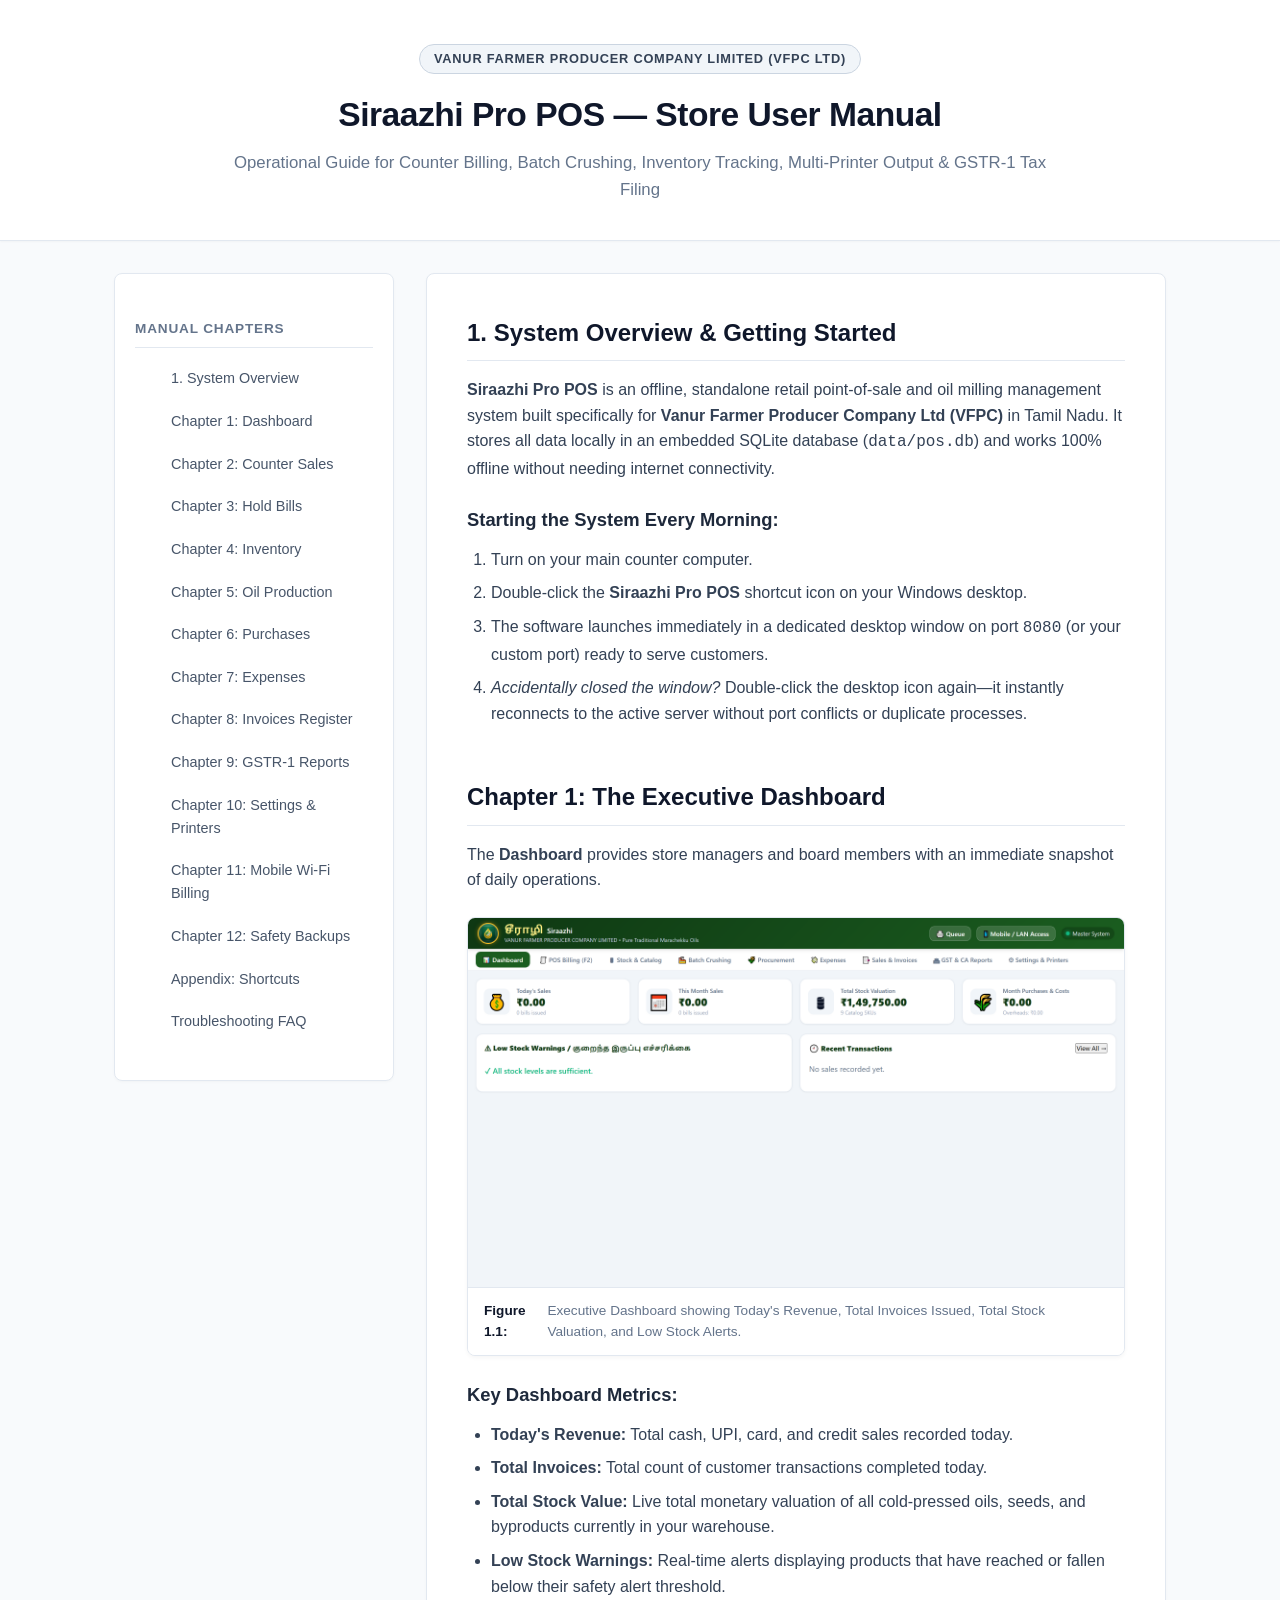
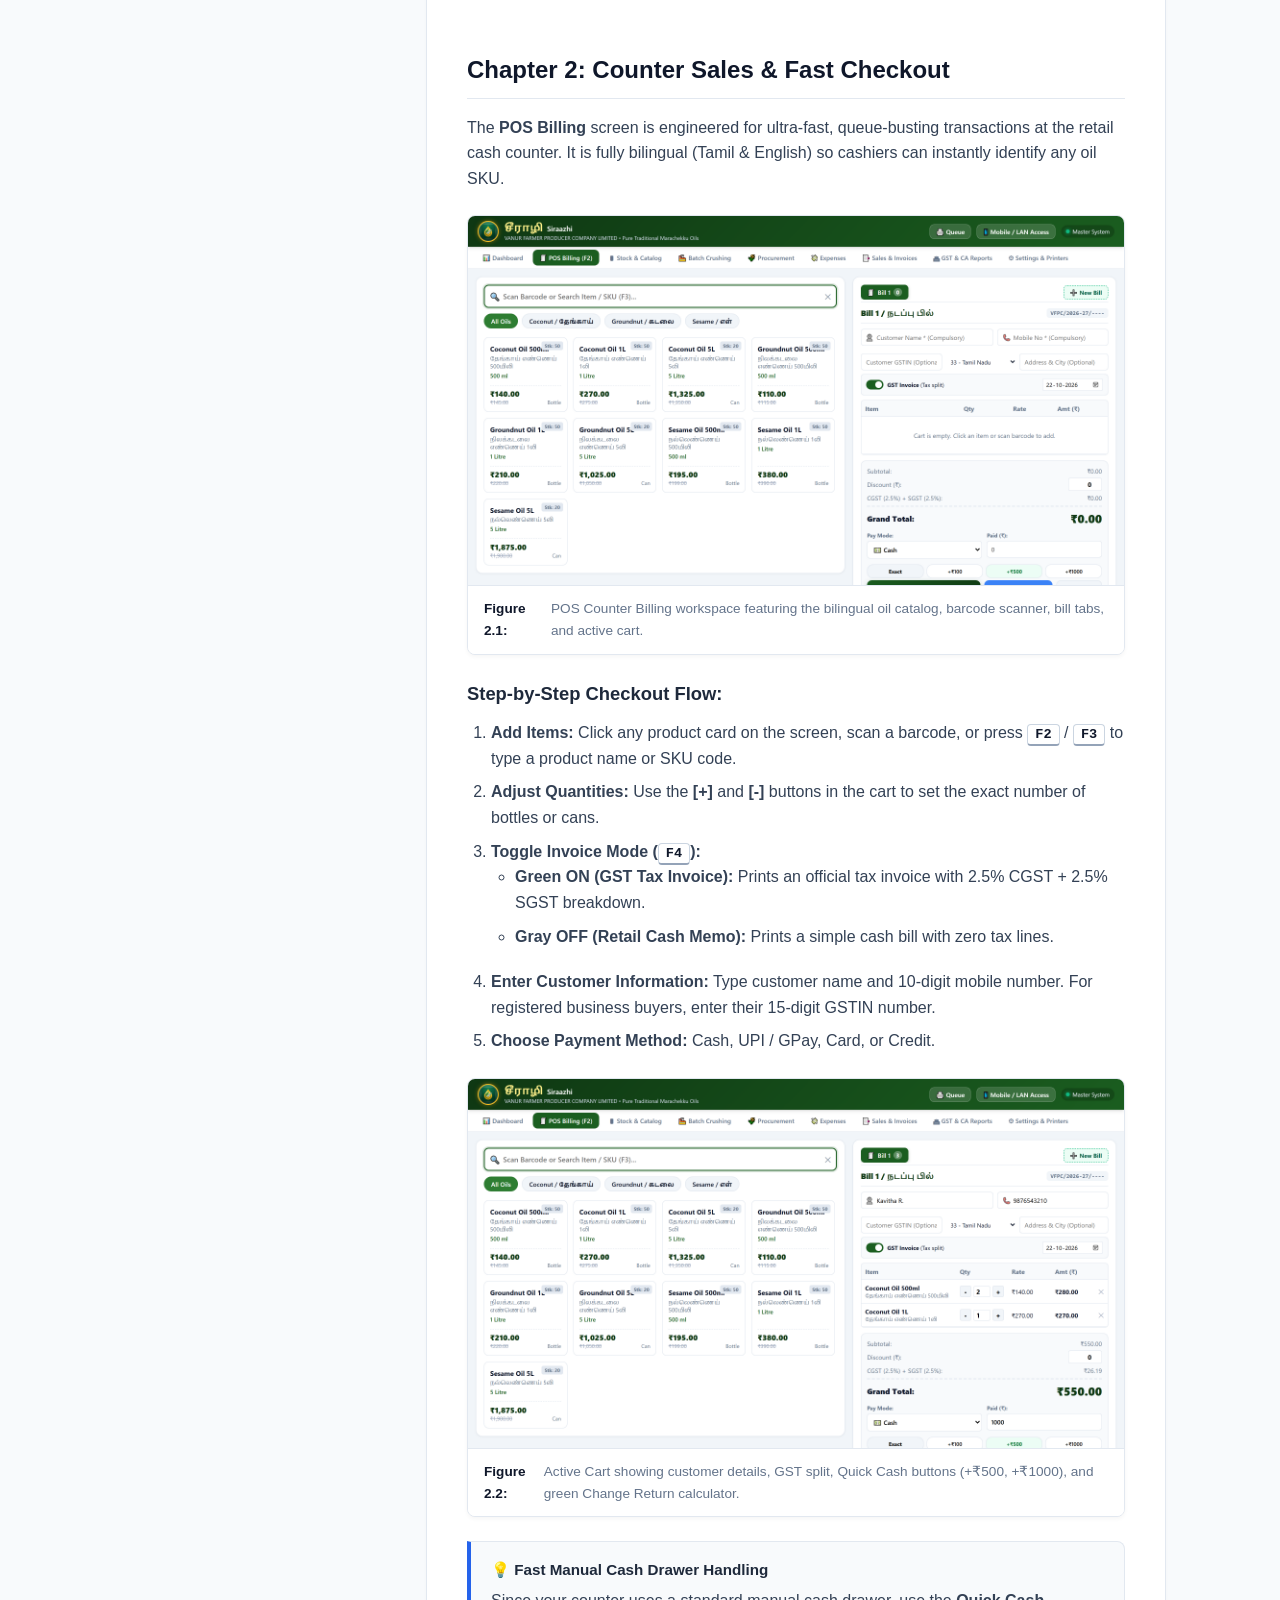
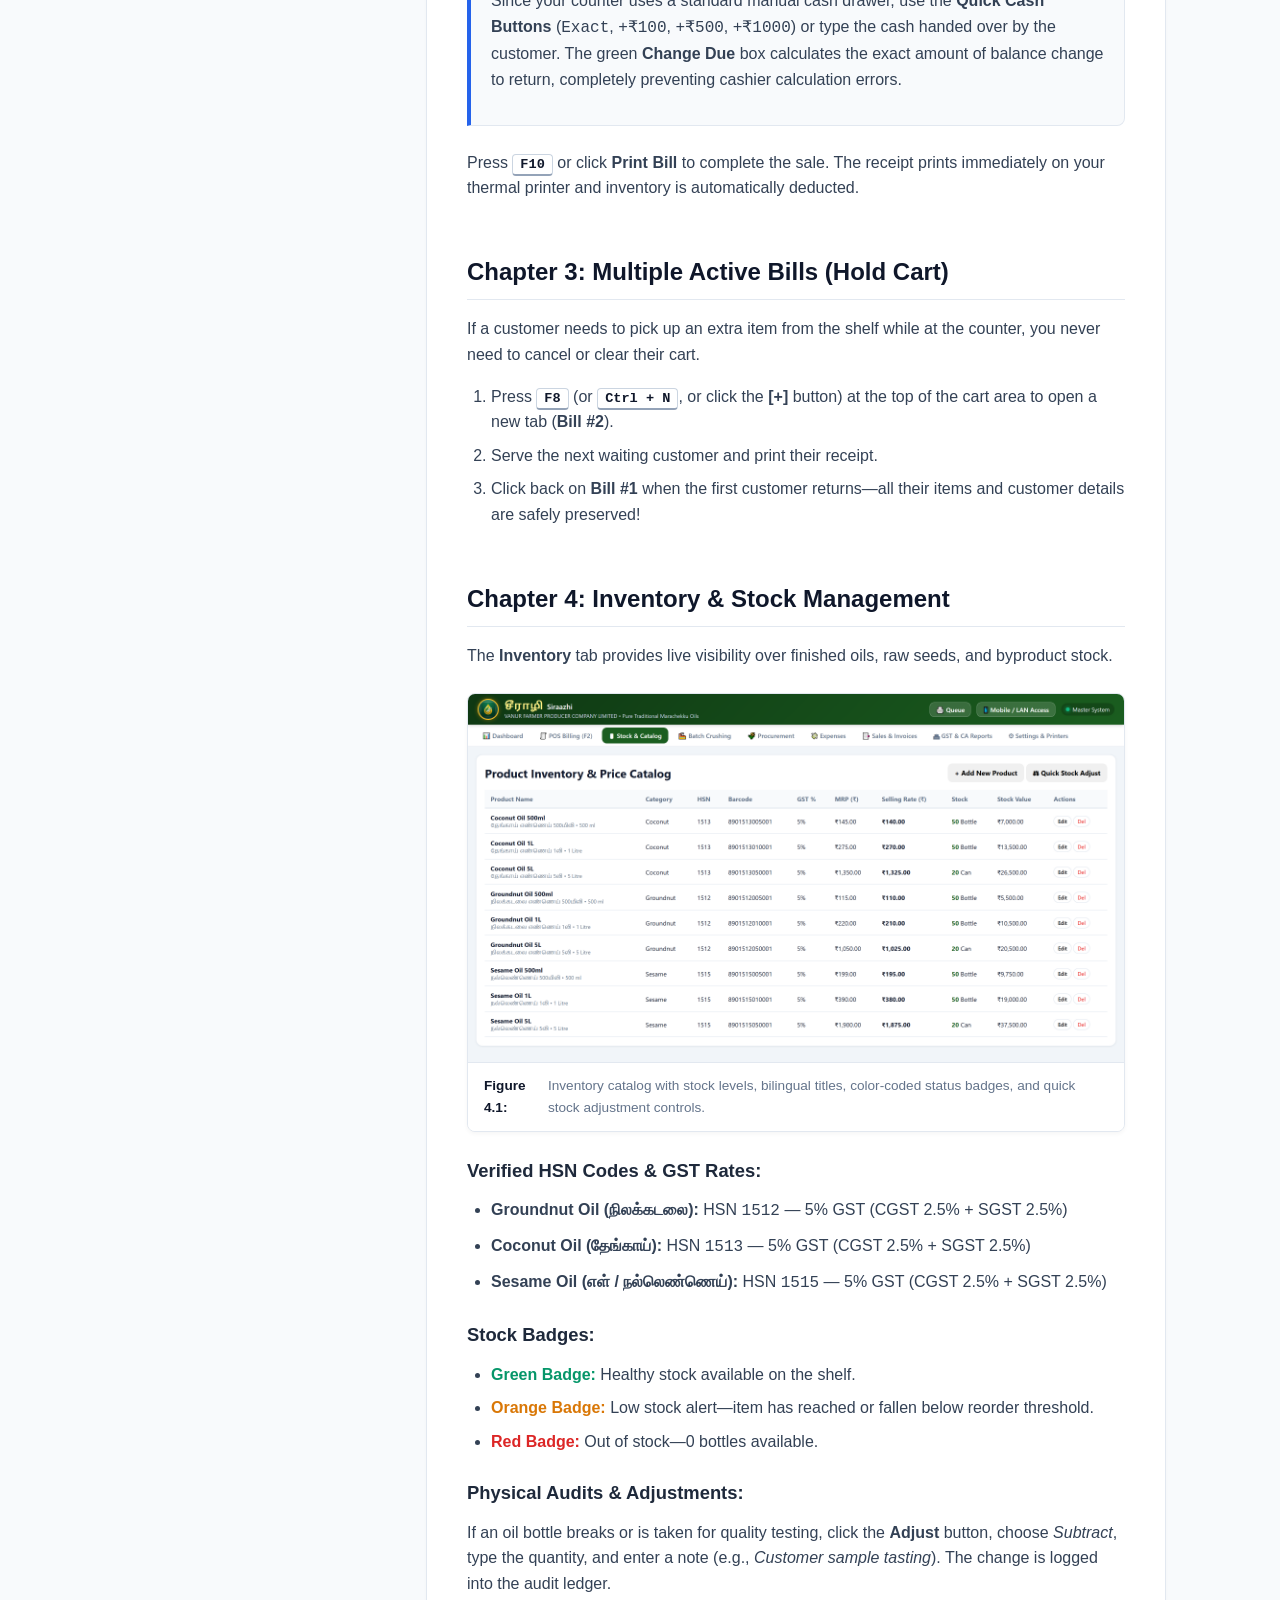
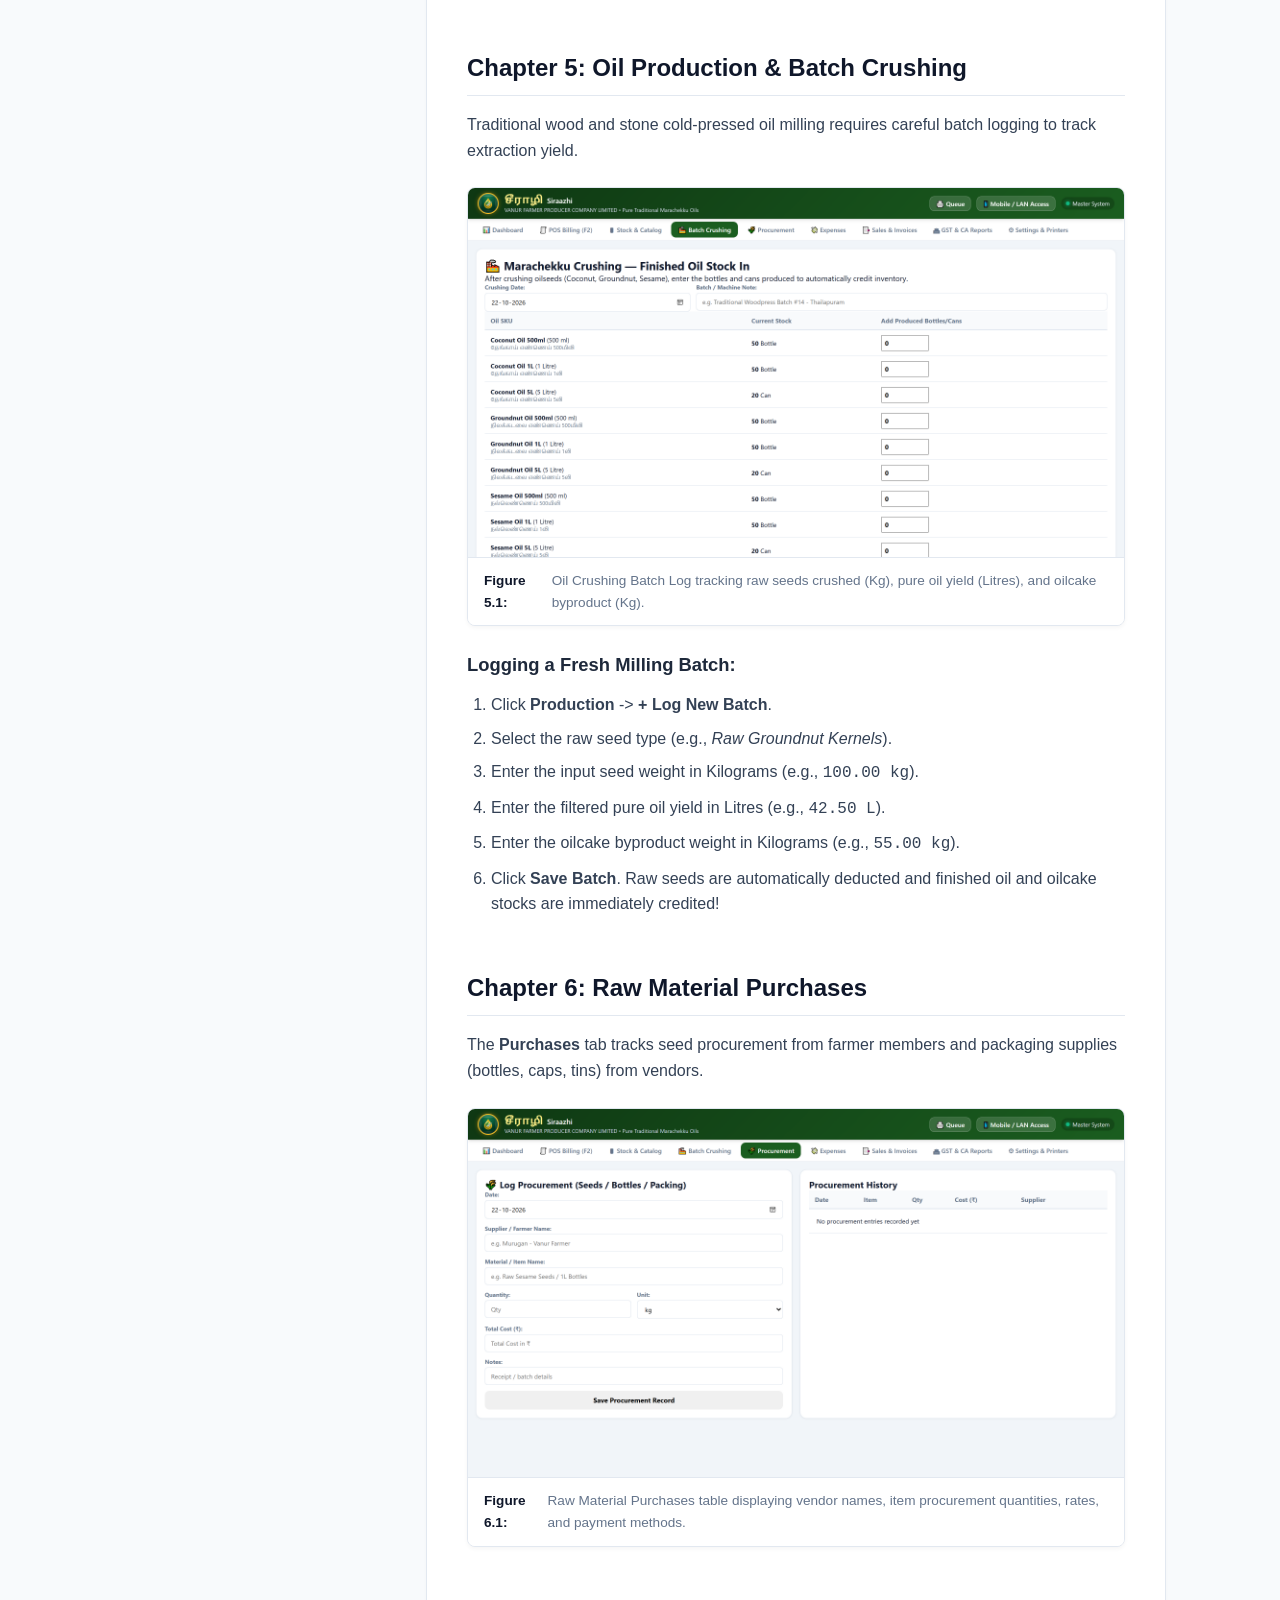
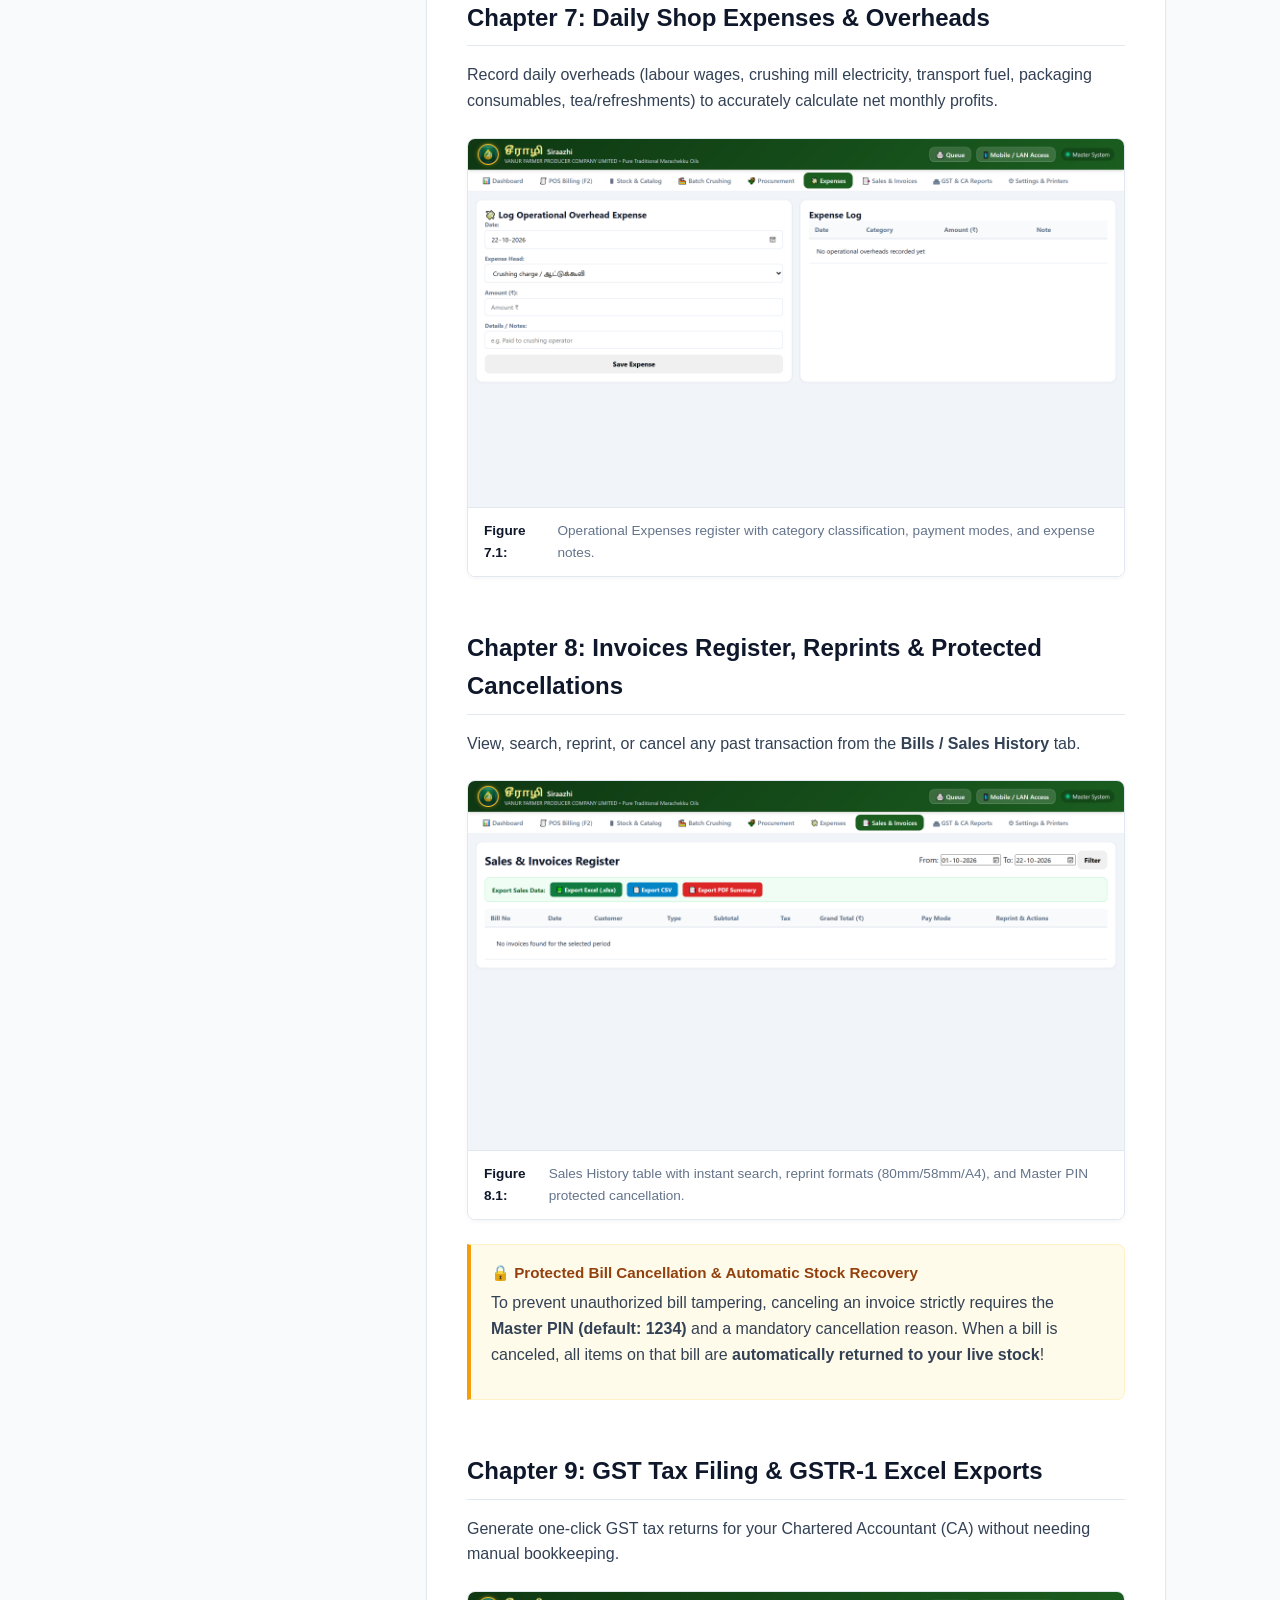
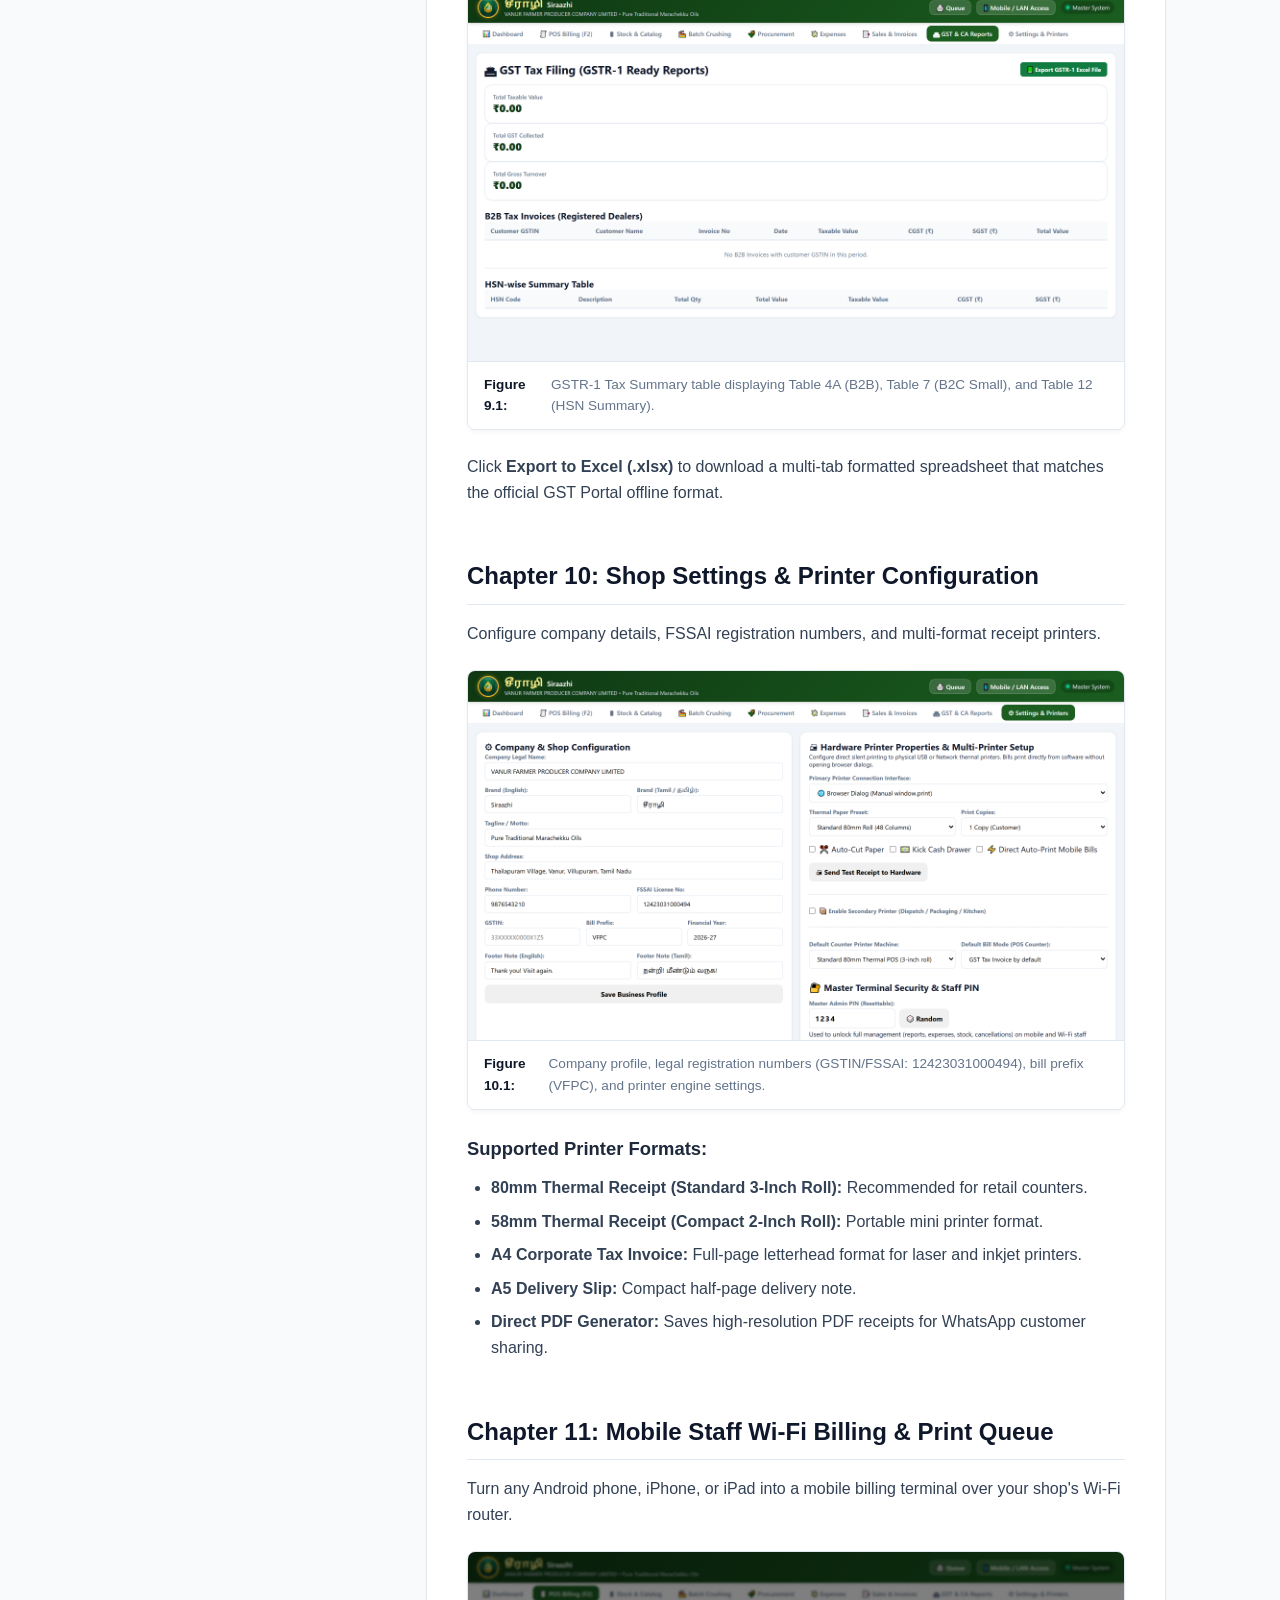
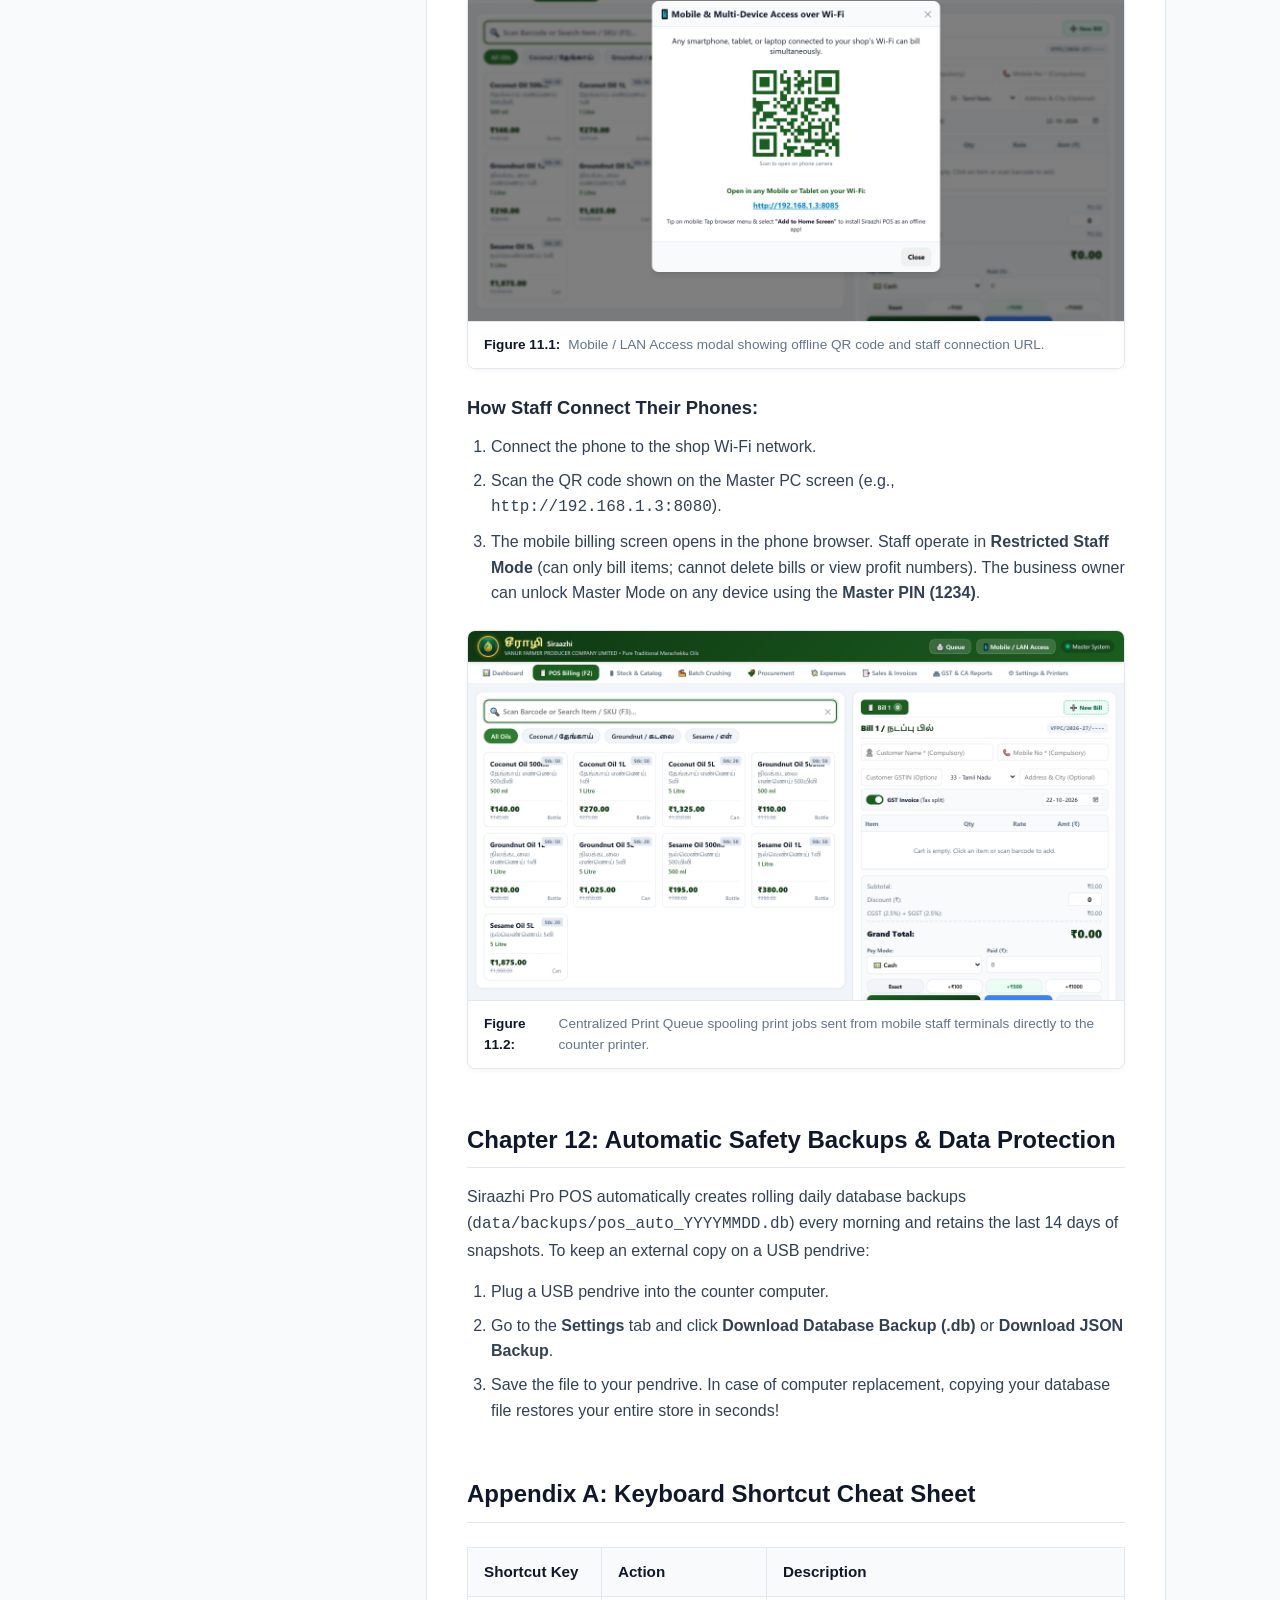
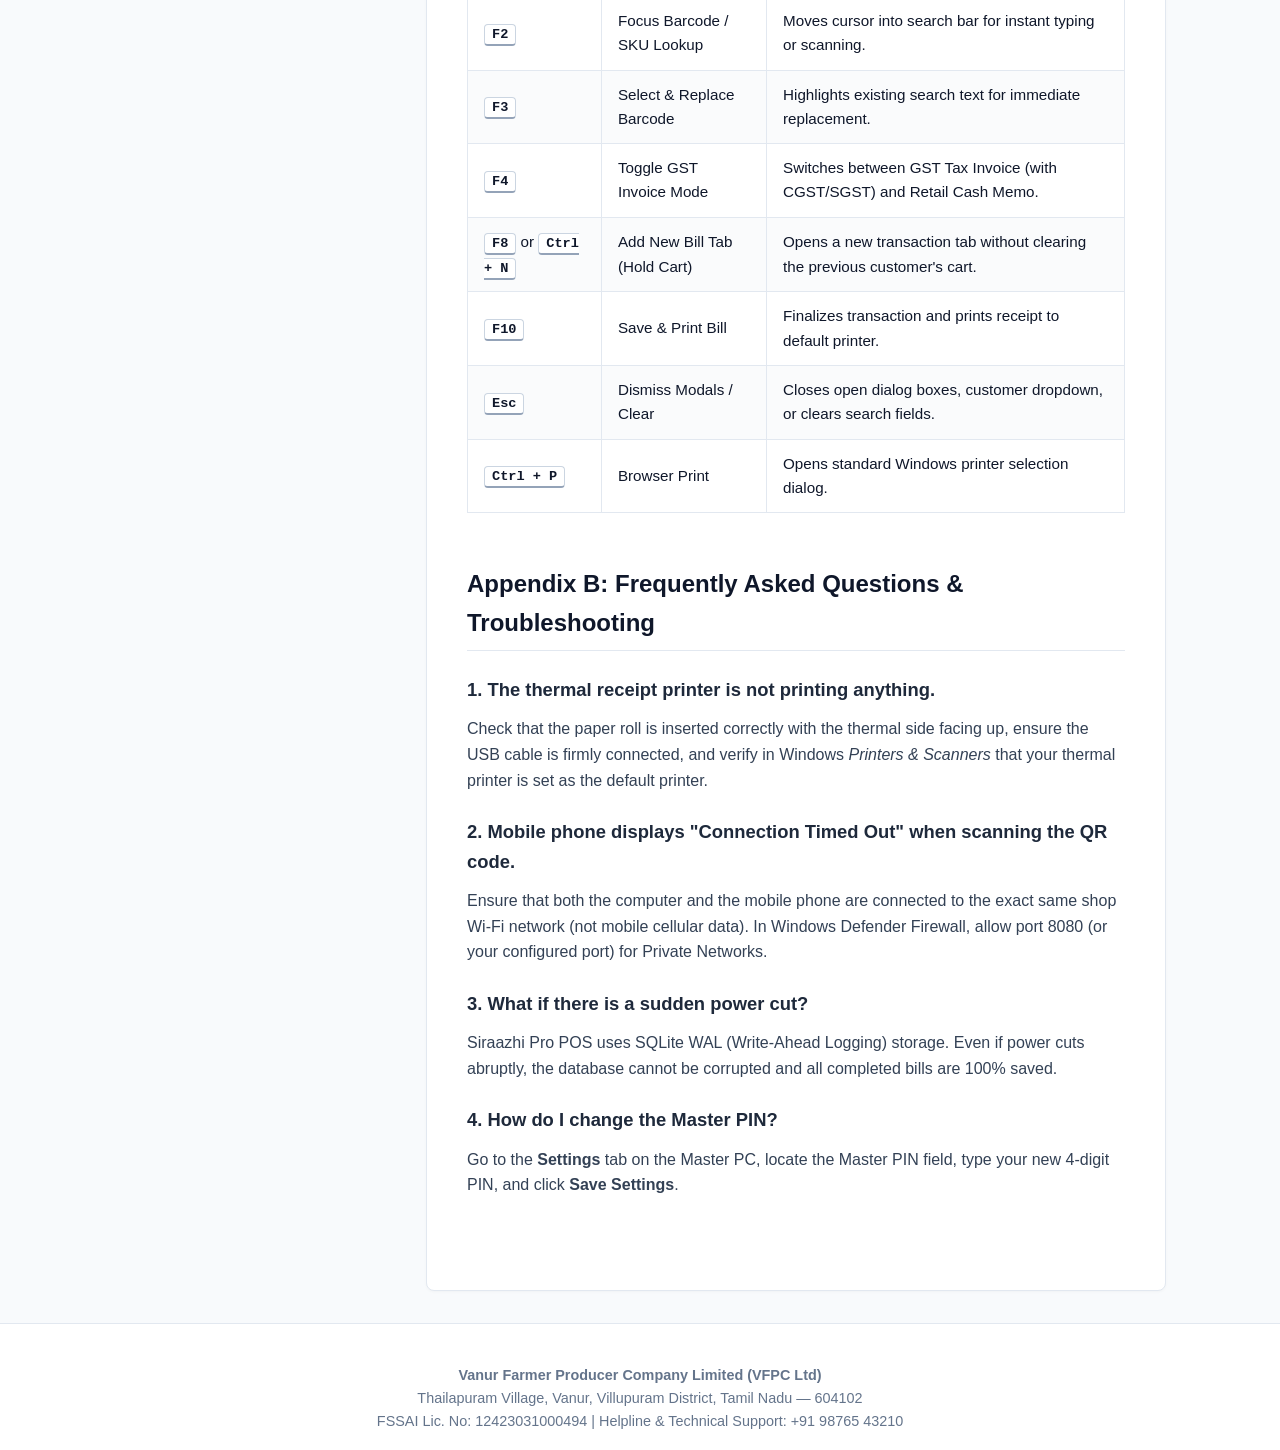
<file: docs/index.html>
<!DOCTYPE html>
<html lang="en">
<head>
  <meta charset="UTF-8">
  <meta name="viewport" content="width=device-width, initial-scale=1.0">
  <title>Siraazhi Pro POS — Official User Manual & Operations Guide</title>
  <style>
    :root {
      --primary: #0f172a;
      --primary-accent: #2563eb;
      --text-main: #0f172a;
      --text-muted: #64748b;
      --bg-page: #f8fafc;
      --bg-card: #ffffff;
      --border-color: #e2e8f0;
      --radius: 8px;
    }

    * {
      box-sizing: border-box;
      margin: 0;
      padding: 0;
    }

    body {
      font-family: -apple-system, BlinkMacSystemFont, "Segoe UI", Roboto, Helvetica, Arial, sans-serif;
      color: var(--text-main);
      background-color: var(--bg-page);
      line-height: 1.6;
      font-size: 16px;
    }

    /* Top Banner Header - Clean White Theme */
    .top-header {
      background: #ffffff;
      color: var(--text-main);
      padding: 2.75rem 1.5rem 2.25rem;
      text-align: center;
      border-bottom: 1px solid var(--border-color);
      box-shadow: 0 1px 2px rgba(0, 0, 0, 0.03);
    }

    .top-header h1 {
      font-size: 2.1rem;
      font-weight: 800;
      letter-spacing: -0.5px;
      color: #0f172a;
      margin-bottom: 0.5rem;
    }

    .top-header p {
      font-size: 1.05rem;
      color: var(--text-muted);
      max-width: 820px;
      margin: 0 auto;
    }

    .badge-fpc {
      display: inline-block;
      background: #f1f5f9;
      color: #334155;
      border: 1px solid #cbd5e1;
      padding: 4px 14px;
      border-radius: 9999px;
      font-size: 0.8rem;
      font-weight: 600;
      text-transform: uppercase;
      letter-spacing: 0.06em;
      margin-bottom: 0.85rem;
    }

    /* Container Layout */
    .container {
      max-width: 1100px;
      margin: 2rem auto;
      padding: 0 1.5rem;
      display: grid;
      grid-template-columns: 280px 1fr;
      gap: 2rem;
      align-items: start;
    }

    /* Sidebar Navigation */
    .sidebar {
      background: var(--bg-card);
      border: 1px solid var(--border-color);
      border-radius: var(--radius);
      padding: 1.25rem;
      position: sticky;
      top: 1rem;
      box-shadow: 0 1px 3px rgba(0, 0, 0, 0.03);
      max-height: calc(100vh - 2rem);
      overflow-y: auto;
    }

    .sidebar h3 {
      font-size: 0.85rem;
      text-transform: uppercase;
      letter-spacing: 0.06em;
      color: var(--text-muted);
      margin-bottom: 0.75rem;
      padding-bottom: 0.5rem;
      border-bottom: 1px solid var(--border-color);
    }

    .sidebar ul {
      list-style: none;
    }

    .sidebar li {
      margin-bottom: 0.35rem;
    }

    .sidebar a {
      display: block;
      color: #475569;
      text-decoration: none;
      font-size: 0.9rem;
      padding: 7px 12px;
      border-radius: 6px;
      transition: all 0.15s ease;
    }

    .sidebar a:hover {
      background: #f1f5f9;
      color: #0f172a;
      font-weight: 600;
      padding-left: 16px;
    }

    /* Main Content */
    .content {
      background: var(--bg-card);
      border: 1px solid var(--border-color);
      border-radius: var(--radius);
      padding: 2.5rem;
      box-shadow: 0 1px 3px rgba(0, 0, 0, 0.03);
    }

    .section {
      margin-bottom: 3.25rem;
      scroll-margin-top: 1.5rem;
    }

    h2 {
      font-size: 1.5rem;
      font-weight: 700;
      color: #0f172a;
      margin-bottom: 1rem;
      padding-bottom: 0.5rem;
      border-bottom: 1px solid var(--border-color);
      display: flex;
      align-items: center;
      gap: 0.5rem;
    }

    h3 {
      font-size: 1.15rem;
      font-weight: 600;
      color: #1e293b;
      margin: 1.5rem 0 0.75rem 0;
    }

    p {
      margin-bottom: 1rem;
      color: #334155;
    }

    ol, ul {
      margin-bottom: 1.25rem;
      padding-left: 1.5rem;
    }

    li {
      margin-bottom: 0.5rem;
      color: #334155;
    }

    /* Screenshot Cards */
    .screenshot-card {
      margin: 1.5rem 0;
      background: #ffffff;
      border: 1px solid var(--border-color);
      border-radius: var(--radius);
      overflow: hidden;
      box-shadow: 0 2px 4px rgba(0, 0, 0, 0.04);
    }

    .screenshot-card img {
      width: 100%;
      height: auto;
      display: block;
      border-bottom: 1px solid var(--border-color);
    }

    .screenshot-caption {
      padding: 0.75rem 1rem;
      font-size: 0.85rem;
      color: var(--text-muted);
      background: #ffffff;
      display: flex;
      align-items: center;
      gap: 0.5rem;
    }

    .screenshot-caption strong {
      color: #0f172a;
      font-weight: 600;
    }

    /* Alert Callouts */
    .callout {
      border: 1px solid #e2e8f0;
      border-left: 4px solid var(--primary-accent);
      background: #f8fafc;
      color: #1e293b;
      padding: 1rem 1.25rem;
      border-radius: 0 var(--radius) var(--radius) 0;
      margin: 1.5rem 0;
    }

    .callout.warning {
      border-color: #fef3c7;
      border-left-color: #f59e0b;
      background: #fffbeb;
      color: #92400e;
    }

    .callout-title {
      font-weight: 700;
      font-size: 0.95rem;
      margin-bottom: 0.35rem;
      display: flex;
      align-items: center;
      gap: 0.5rem;
    }

    /* Tables */
    table {
      width: 100%;
      border-collapse: collapse;
      margin: 1.5rem 0;
      font-size: 0.95rem;
    }

    th, td {
      border: 1px solid var(--border-color);
      padding: 0.75rem 1rem;
      text-align: left;
    }

    th {
      background: #f8fafc;
      color: #0f172a;
      font-weight: 600;
    }

    tr:nth-child(even) {
      background-color: #fafbfc;
    }

    /* Keyboard Shortcut Tag */
    kbd {
      background: #ffffff;
      border: 1px solid #cbd5e1;
      border-bottom: 2px solid #94a3b8;
      border-radius: 4px;
      padding: 2px 7px;
      font-family: monospace;
      font-size: 0.85rem;
      font-weight: 600;
      color: #0f172a;
    }

    /* Print Styles */
    @media print {
      body {
        background: white;
        font-size: 11pt;
      }
      .top-header {
        background: none;
        color: black;
        border-bottom: 1px solid #000;
        padding: 1rem 0;
      }
      .container {
        display: block;
        margin: 0;
        padding: 0;
        max-width: 100%;
      }
      .sidebar {
        display: none;
      }
      .content {
        border: none;
        box-shadow: none;
        padding: 0;
      }
      .screenshot-card {
        page-break-inside: avoid;
        box-shadow: none;
        border: 1px solid #ccc;
      }
      .section {
        page-break-inside: auto;
      }
      h2 {
        page-break-after: avoid;
      }
    }

    /* Mobile Responsive */
    @media (max-width: 850px) {
      .container {
        grid-template-columns: 1fr;
      }
      .sidebar {
        position: static;
        max-height: none;
      }
      .content {
        padding: 1.5rem;
      }
    }
  </style>
</head>
<body>

  <!-- Top Banner Header: Clean White Theme -->
  <header class="top-header">
    <div class="badge-fpc">Vanur Farmer Producer Company Limited (VFPC Ltd)</div>
    <h1>Siraazhi Pro POS — Store User Manual</h1>
    <p>Operational Guide for Counter Billing, Batch Crushing, Inventory Tracking, Multi-Printer Output & GSTR-1 Tax Filing</p>
  </header>

  <div class="container">
    
    <!-- Quick Table of Contents Sidebar -->
    <nav class="sidebar">
      <h3>Manual Chapters</h3>
      <ul>
        <li><a href="#overview">1. System Overview</a></li>
        <li><a href="#ch1">Chapter 1: Dashboard</a></li>
        <li><a href="#ch2">Chapter 2: Counter Sales</a></li>
        <li><a href="#ch3">Chapter 3: Hold Bills</a></li>
        <li><a href="#ch4">Chapter 4: Inventory</a></li>
        <li><a href="#ch5">Chapter 5: Oil Production</a></li>
        <li><a href="#ch6">Chapter 6: Purchases</a></li>
        <li><a href="#ch7">Chapter 7: Expenses</a></li>
        <li><a href="#ch8">Chapter 8: Invoices Register</a></li>
        <li><a href="#ch9">Chapter 9: GSTR-1 Reports</a></li>
        <li><a href="#ch10">Chapter 10: Settings & Printers</a></li>
        <li><a href="#ch11">Chapter 11: Mobile Wi-Fi Billing</a></li>
        <li><a href="#ch12">Chapter 12: Safety Backups</a></li>
        <li><a href="#shortcuts">Appendix: Shortcuts</a></li>
        <li><a href="#troubleshooting">Troubleshooting FAQ</a></li>
      </ul>
    </nav>

    <!-- Main Content Area -->
    <main class="content">

      <!-- Section: System Overview -->
      <section id="overview" class="section">
        <h2>1. System Overview & Getting Started</h2>
        <p><strong>Siraazhi Pro POS</strong> is an offline, standalone retail point-of-sale and oil milling management system built specifically for <strong>Vanur Farmer Producer Company Ltd (VFPC)</strong> in Tamil Nadu. It stores all data locally in an embedded SQLite database (<code>data/pos.db</code>) and works 100% offline without needing internet connectivity.</p>
        
        <h3>Starting the System Every Morning:</h3>
        <ol>
          <li>Turn on your main counter computer.</li>
          <li>Double-click the <strong>Siraazhi Pro POS</strong> shortcut icon on your Windows desktop.</li>
          <li>The software launches immediately in a dedicated desktop window on port <code>8080</code> (or your custom port) ready to serve customers.</li>
          <li><em>Accidentally closed the window?</em> Double-click the desktop icon again—it instantly reconnects to the active server without port conflicts or duplicate processes.</li>
        </ol>
      </section>

      <!-- Chapter 1: Dashboard -->
      <section id="ch1" class="section">
        <h2>Chapter 1: The Executive Dashboard</h2>
        <p>The <strong>Dashboard</strong> provides store managers and board members with an immediate snapshot of daily operations.</p>
        
        <div class="screenshot-card">
          <img src="screenshots/01_dashboard.png" alt="Executive Dashboard Screen">
          <div class="screenshot-caption">
            <strong>Figure 1.1:</strong> Executive Dashboard showing Today's Revenue, Total Invoices Issued, Total Stock Valuation, and Low Stock Alerts.
          </div>
        </div>

        <h3>Key Dashboard Metrics:</h3>
        <ul>
          <li><strong>Today's Revenue:</strong> Total cash, UPI, card, and credit sales recorded today.</li>
          <li><strong>Total Invoices:</strong> Total count of customer transactions completed today.</li>
          <li><strong>Total Stock Value:</strong> Live total monetary valuation of all cold-pressed oils, seeds, and byproducts currently in your warehouse.</li>
          <li><strong>Low Stock Warnings:</strong> Real-time alerts displaying products that have reached or fallen below their safety alert threshold.</li>
        </ul>
      </section>

      <!-- Chapter 2: Counter Sales & Fast Checkout -->
      <section id="ch2" class="section">
        <h2>Chapter 2: Counter Sales & Fast Checkout</h2>
        <p>The <strong>POS Billing</strong> screen is engineered for ultra-fast, queue-busting transactions at the retail cash counter. It is fully bilingual (Tamil & English) so cashiers can instantly identify any oil SKU.</p>

        <div class="screenshot-card">
          <img src="screenshots/02_pos_billing.png" alt="POS Counter Billing Interface">
          <div class="screenshot-caption">
            <strong>Figure 2.1:</strong> POS Counter Billing workspace featuring the bilingual oil catalog, barcode scanner, bill tabs, and active cart.
          </div>
        </div>

        <h3>Step-by-Step Checkout Flow:</h3>
        <ol>
          <li><strong>Add Items:</strong> Click any product card on the screen, scan a barcode, or press <kbd>F2</kbd> / <kbd>F3</kbd> to type a product name or SKU code.</li>
          <li><strong>Adjust Quantities:</strong> Use the <strong>[+]</strong> and <strong>[-]</strong> buttons in the cart to set the exact number of bottles or cans.</li>
          <li><strong>Toggle Invoice Mode (<kbd>F4</kbd>):</strong>
            <ul>
              <li><strong>Green ON (GST Tax Invoice):</strong> Prints an official tax invoice with 2.5% CGST + 2.5% SGST breakdown.</li>
              <li><strong>Gray OFF (Retail Cash Memo):</strong> Prints a simple cash bill with zero tax lines.</li>
            </ul>
          </li>
          <li><strong>Enter Customer Information:</strong> Type customer name and 10-digit mobile number. For registered business buyers, enter their 15-digit GSTIN number.</li>
          <li><strong>Choose Payment Method:</strong> Cash, UPI / GPay, Card, or Credit.</li>
        </ol>

        <div class="screenshot-card">
          <img src="screenshots/03_active_cart.png" alt="Active Cart & Quick Cash Calculator">
          <div class="screenshot-caption">
            <strong>Figure 2.2:</strong> Active Cart showing customer details, GST split, Quick Cash buttons (+₹500, +₹1000), and green Change Return calculator.
          </div>
        </div>

        <div class="callout">
          <div class="callout-title">💡 Fast Manual Cash Drawer Handling</div>
          <p>Since your counter uses a standard manual cash drawer, use the <strong>Quick Cash Buttons</strong> (<code>Exact</code>, <code>+₹100</code>, <code>+₹500</code>, <code>+₹1000</code>) or type the cash handed over by the customer. The green <strong>Change Due</strong> box calculates the exact amount of balance change to return, completely preventing cashier calculation errors.</p>
        </div>

        <p>Press <kbd>F10</kbd> or click <strong>Print Bill</strong> to complete the sale. The receipt prints immediately on your thermal printer and inventory is automatically deducted.</p>
      </section>

      <!-- Chapter 3: Hold Bills -->
      <section id="ch3" class="section">
        <h2>Chapter 3: Multiple Active Bills (Hold Cart)</h2>
        <p>If a customer needs to pick up an extra item from the shelf while at the counter, you never need to cancel or clear their cart.</p>
        <ol>
          <li>Press <kbd>F8</kbd> (or <kbd>Ctrl + N</kbd>, or click the <strong>[+]</strong> button) at the top of the cart area to open a new tab (<strong>Bill #2</strong>).</li>
          <li>Serve the next waiting customer and print their receipt.</li>
          <li>Click back on <strong>Bill #1</strong> when the first customer returns—all their items and customer details are safely preserved!</li>
        </ol>
      </section>

      <!-- Chapter 4: Inventory Management -->
      <section id="ch4" class="section">
        <h2>Chapter 4: Inventory & Stock Management</h2>
        <p>The <strong>Inventory</strong> tab provides live visibility over finished oils, raw seeds, and byproduct stock.</p>

        <div class="screenshot-card">
          <img src="screenshots/04_inventory.png" alt="Inventory & Stock Catalog">
          <div class="screenshot-caption">
            <strong>Figure 4.1:</strong> Inventory catalog with stock levels, bilingual titles, color-coded status badges, and quick stock adjustment controls.
          </div>
        </div>

        <h3>Verified HSN Codes & GST Rates:</h3>
        <ul>
          <li><strong>Groundnut Oil (நிலக்கடலை):</strong> HSN <code>1512</code> — 5% GST (CGST 2.5% + SGST 2.5%)</li>
          <li><strong>Coconut Oil (தேங்காய்):</strong> HSN <code>1513</code> — 5% GST (CGST 2.5% + SGST 2.5%)</li>
          <li><strong>Sesame Oil (எள் / நல்லெண்ணெய்):</strong> HSN <code>1515</code> — 5% GST (CGST 2.5% + SGST 2.5%)</li>
        </ul>

        <h3>Stock Badges:</h3>
        <ul>
          <li><span style="color: #059669; font-weight: bold;">Green Badge:</span> Healthy stock available on the shelf.</li>
          <li><span style="color: #d97706; font-weight: bold;">Orange Badge:</span> Low stock alert—item has reached or fallen below reorder threshold.</li>
          <li><span style="color: #dc2626; font-weight: bold;">Red Badge:</span> Out of stock—0 bottles available.</li>
        </ul>

        <h3>Physical Audits & Adjustments:</h3>
        <p>If an oil bottle breaks or is taken for quality testing, click the <strong>Adjust</strong> button, choose <em>Subtract</em>, type the quantity, and enter a note (e.g., <em>Customer sample tasting</em>). The change is logged into the audit ledger.</p>
      </section>

      <!-- Chapter 5: Oil Production -->
      <section id="ch5" class="section">
        <h2>Chapter 5: Oil Production & Batch Crushing</h2>
        <p>Traditional wood and stone cold-pressed oil milling requires careful batch logging to track extraction yield.</p>

        <div class="screenshot-card">
          <img src="screenshots/05_production.png" alt="Batch Oil Crushing Log">
          <div class="screenshot-caption">
            <strong>Figure 5.1:</strong> Oil Crushing Batch Log tracking raw seeds crushed (Kg), pure oil yield (Litres), and oilcake byproduct (Kg).
          </div>
        </div>

        <h3>Logging a Fresh Milling Batch:</h3>
        <ol>
          <li>Click <strong>Production</strong> -> <strong>+ Log New Batch</strong>.</li>
          <li>Select the raw seed type (e.g., <em>Raw Groundnut Kernels</em>).</li>
          <li>Enter the input seed weight in Kilograms (e.g., <code>100.00 kg</code>).</li>
          <li>Enter the filtered pure oil yield in Litres (e.g., <code>42.50 L</code>).</li>
          <li>Enter the oilcake byproduct weight in Kilograms (e.g., <code>55.00 kg</code>).</li>
          <li>Click <strong>Save Batch</strong>. Raw seeds are automatically deducted and finished oil and oilcake stocks are immediately credited!</li>
        </ol>
      </section>

      <!-- Chapter 6: Purchases -->
      <section id="ch6" class="section">
        <h2>Chapter 6: Raw Material Purchases</h2>
        <p>The <strong>Purchases</strong> tab tracks seed procurement from farmer members and packaging supplies (bottles, caps, tins) from vendors.</p>

        <div class="screenshot-card">
          <img src="screenshots/06_purchases.png" alt="Raw Material Procurement">
          <div class="screenshot-caption">
            <strong>Figure 6.1:</strong> Raw Material Purchases table displaying vendor names, item procurement quantities, rates, and payment methods.
          </div>
        </div>
      </section>

      <!-- Chapter 7: Expenses -->
      <section id="ch7" class="section">
        <h2>Chapter 7: Daily Shop Expenses & Overheads</h2>
        <p>Record daily overheads (labour wages, crushing mill electricity, transport fuel, packaging consumables, tea/refreshments) to accurately calculate net monthly profits.</p>

        <div class="screenshot-card">
          <img src="screenshots/07_expenses.png" alt="Daily Overheads & Expenses Register">
          <div class="screenshot-caption">
            <strong>Figure 7.1:</strong> Operational Expenses register with category classification, payment modes, and expense notes.
          </div>
        </div>
      </section>

      <!-- Chapter 8: Invoices Register -->
      <section id="ch8" class="section">
        <h2>Chapter 8: Invoices Register, Reprints & Protected Cancellations</h2>
        <p>View, search, reprint, or cancel any past transaction from the <strong>Bills / Sales History</strong> tab.</p>

        <div class="screenshot-card">
          <img src="screenshots/08_sales_history.png" alt="Sales History & Invoices Register">
          <div class="screenshot-caption">
            <strong>Figure 8.1:</strong> Sales History table with instant search, reprint formats (80mm/58mm/A4), and Master PIN protected cancellation.
          </div>
        </div>

        <div class="callout warning">
          <div class="callout-title">🔒 Protected Bill Cancellation & Automatic Stock Recovery</div>
          <p>To prevent unauthorized bill tampering, canceling an invoice strictly requires the <strong>Master PIN (default: 1234)</strong> and a mandatory cancellation reason. When a bill is canceled, all items on that bill are <strong>automatically returned to your live stock</strong>!</p>
        </div>
      </section>

      <!-- Chapter 9: GSTR-1 Tax Reports -->
      <section id="ch9" class="section">
        <h2>Chapter 9: GST Tax Filing & GSTR-1 Excel Exports</h2>
        <p>Generate one-click GST tax returns for your Chartered Accountant (CA) without needing manual bookkeeping.</p>

        <div class="screenshot-card">
          <img src="screenshots/09_reports_gstr1.png" alt="GSTR-1 Tax Report & CA Export">
          <div class="screenshot-caption">
            <strong>Figure 9.1:</strong> GSTR-1 Tax Summary table displaying Table 4A (B2B), Table 7 (B2C Small), and Table 12 (HSN Summary).
          </div>
        </div>

        <p>Click <strong>Export to Excel (.xlsx)</strong> to download a multi-tab formatted spreadsheet that matches the official GST Portal offline format.</p>
      </section>

      <!-- Chapter 10: Settings & Printers -->
      <section id="ch10" class="section">
        <h2>Chapter 10: Shop Settings & Printer Configuration</h2>
        <p>Configure company details, FSSAI registration numbers, and multi-format receipt printers.</p>

        <div class="screenshot-card">
          <img src="screenshots/10_settings.png" alt="Settings & Printer Profiles">
          <div class="screenshot-caption">
            <strong>Figure 10.1:</strong> Company profile, legal registration numbers (GSTIN/FSSAI: 12423031000494), bill prefix (VFPC), and printer engine settings.
          </div>
        </div>

        <h3>Supported Printer Formats:</h3>
        <ul>
          <li><strong>80mm Thermal Receipt (Standard 3-Inch Roll):</strong> Recommended for retail counters.</li>
          <li><strong>58mm Thermal Receipt (Compact 2-Inch Roll):</strong> Portable mini printer format.</li>
          <li><strong>A4 Corporate Tax Invoice:</strong> Full-page letterhead format for laser and inkjet printers.</li>
          <li><strong>A5 Delivery Slip:</strong> Compact half-page delivery note.</li>
          <li><strong>Direct PDF Generator:</strong> Saves high-resolution PDF receipts for WhatsApp customer sharing.</li>
        </ul>
      </section>

      <!-- Chapter 11: Mobile Wi-Fi Billing -->
      <section id="ch11" class="section">
        <h2>Chapter 11: Mobile Staff Wi-Fi Billing & Print Queue</h2>
        <p>Turn any Android phone, iPhone, or iPad into a mobile billing terminal over your shop's Wi-Fi router.</p>

        <div class="screenshot-card">
          <img src="screenshots/11_mobile_wifi_modal.png" alt="Mobile Wi-Fi QR Code Access">
          <div class="screenshot-caption">
            <strong>Figure 11.1:</strong> Mobile / LAN Access modal showing offline QR code and staff connection URL.
          </div>
        </div>

        <h3>How Staff Connect Their Phones:</h3>
        <ol>
          <li>Connect the phone to the shop Wi-Fi network.</li>
          <li>Scan the QR code shown on the Master PC screen (e.g., <code>http://192.168.1.3:8080</code>).</li>
          <li>The mobile billing screen opens in the phone browser. Staff operate in <strong>Restricted Staff Mode</strong> (can only bill items; cannot delete bills or view profit numbers). The business owner can unlock Master Mode on any device using the <strong>Master PIN (1234)</strong>.</li>
        </ol>

        <div class="screenshot-card">
          <img src="screenshots/12_print_queue.png" alt="Centralized Print Queue">
          <div class="screenshot-caption">
            <strong>Figure 11.2:</strong> Centralized Print Queue spooling print jobs sent from mobile staff terminals directly to the counter printer.
          </div>
        </div>
      </section>

      <!-- Chapter 12: Safety Backups -->
      <section id="ch12" class="section">
        <h2>Chapter 12: Automatic Safety Backups & Data Protection</h2>
        <p>Siraazhi Pro POS automatically creates rolling daily database backups (<code>data/backups/pos_auto_YYYYMMDD.db</code>) every morning and retains the last 14 days of snapshots. To keep an external copy on a USB pendrive:</p>
        <ol>
          <li>Plug a USB pendrive into the counter computer.</li>
          <li>Go to the <strong>Settings</strong> tab and click <strong>Download Database Backup (.db)</strong> or <strong>Download JSON Backup</strong>.</li>
          <li>Save the file to your pendrive. In case of computer replacement, copying your database file restores your entire store in seconds!</li>
        </ol>
      </section>

      <!-- Appendix: Shortcuts -->
      <section id="shortcuts" class="section">
        <h2>Appendix A: Keyboard Shortcut Cheat Sheet</h2>
        <table>
          <thead>
            <tr>
              <th>Shortcut Key</th>
              <th>Action</th>
              <th>Description</th>
            </tr>
          </thead>
          <tbody>
            <tr>
              <td><kbd>F2</kbd></td>
              <td>Focus Barcode / SKU Lookup</td>
              <td>Moves cursor into search bar for instant typing or scanning.</td>
            </tr>
            <tr>
              <td><kbd>F3</kbd></td>
              <td>Select & Replace Barcode</td>
              <td>Highlights existing search text for immediate replacement.</td>
            </tr>
            <tr>
              <td><kbd>F4</kbd></td>
              <td>Toggle GST Invoice Mode</td>
              <td>Switches between GST Tax Invoice (with CGST/SGST) and Retail Cash Memo.</td>
            </tr>
            <tr>
              <td><kbd>F8</kbd> or <kbd>Ctrl + N</kbd></td>
              <td>Add New Bill Tab (Hold Cart)</td>
              <td>Opens a new transaction tab without clearing the previous customer's cart.</td>
            </tr>
            <tr>
              <td><kbd>F10</kbd></td>
              <td>Save & Print Bill</td>
              <td>Finalizes transaction and prints receipt to default printer.</td>
            </tr>
            <tr>
              <td><kbd>Esc</kbd></td>
              <td>Dismiss Modals / Clear</td>
              <td>Closes open dialog boxes, customer dropdown, or clears search fields.</td>
            </tr>
            <tr>
              <td><kbd>Ctrl + P</kbd></td>
              <td>Browser Print</td>
              <td>Opens standard Windows printer selection dialog.</td>
            </tr>
          </tbody>
        </table>
      </section>

      <!-- Appendix: Troubleshooting FAQ -->
      <section id="troubleshooting" class="section">
        <h2>Appendix B: Frequently Asked Questions & Troubleshooting</h2>
        <h3>1. The thermal receipt printer is not printing anything.</h3>
        <p>Check that the paper roll is inserted correctly with the thermal side facing up, ensure the USB cable is firmly connected, and verify in Windows <em>Printers & Scanners</em> that your thermal printer is set as the default printer.</p>
        
        <h3>2. Mobile phone displays "Connection Timed Out" when scanning the QR code.</h3>
        <p>Ensure that both the computer and the mobile phone are connected to the exact same shop Wi-Fi network (not mobile cellular data). In Windows Defender Firewall, allow port 8080 (or your configured port) for Private Networks.</p>

        <h3>3. What if there is a sudden power cut?</h3>
        <p>Siraazhi Pro POS uses SQLite WAL (Write-Ahead Logging) storage. Even if power cuts abruptly, the database cannot be corrupted and all completed bills are 100% saved.</p>

        <h3>4. How do I change the Master PIN?</h3>
        <p>Go to the <strong>Settings</strong> tab on the Master PC, locate the Master PIN field, type your new 4-digit PIN, and click <strong>Save Settings</strong>.</p>
      </section>

    </main>
  </div>

  <footer style="text-align: center; padding: 2.5rem 1rem; color: #64748b; font-size: 0.9rem; border-top: 1px solid #e2e8f0; background: #ffffff;">
    <strong>Vanur Farmer Producer Company Limited (VFPC Ltd)</strong><br>
    Thailapuram Village, Vanur, Villupuram District, Tamil Nadu — 604102<br>
    FSSAI Lic. No: 12423031000494 | Helpline & Technical Support: +91 98765 43210
  </footer>

</body>
</html>
</file>
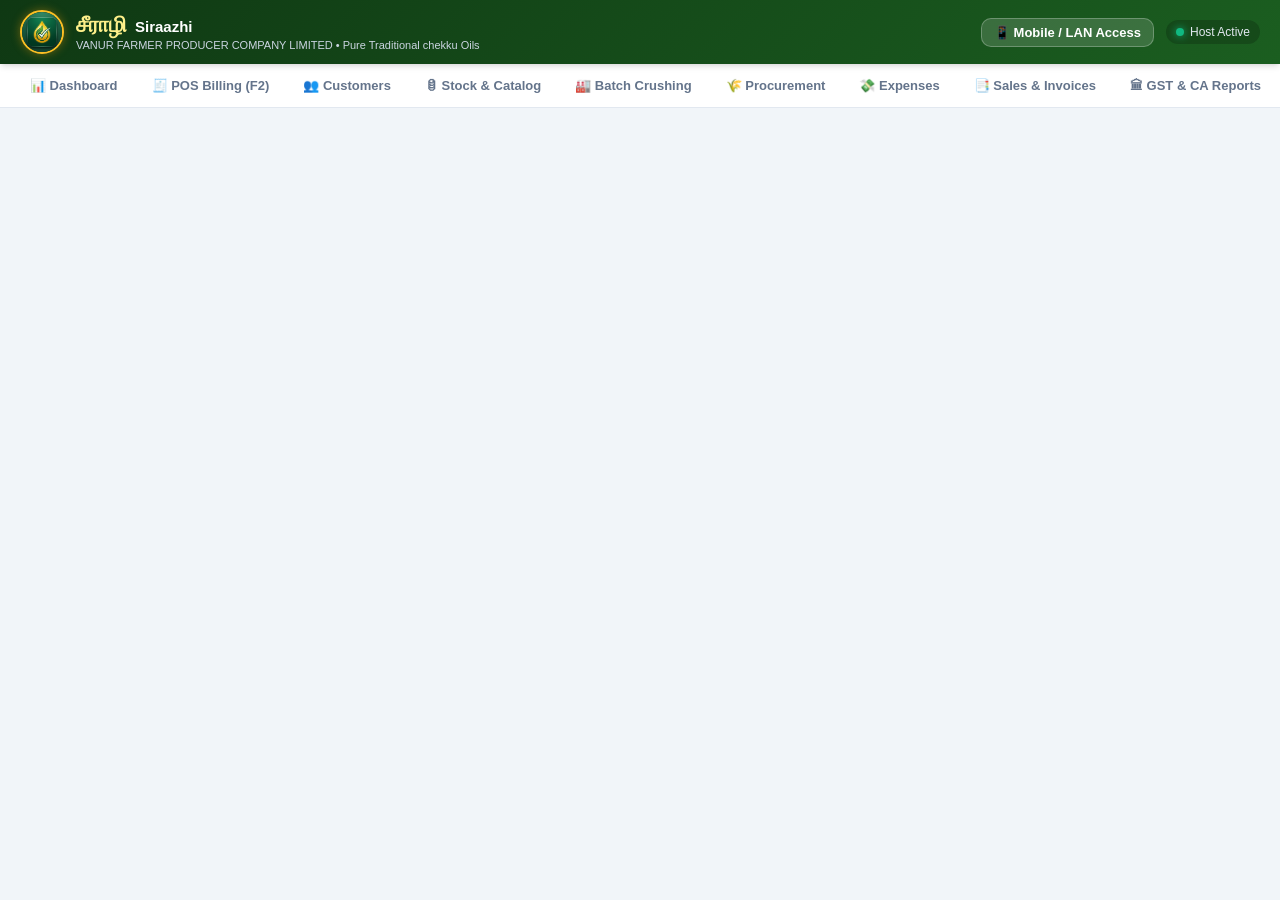
<file: web/static/index.html>
<!DOCTYPE html>
<html lang="en">
<head>
  <meta charset="UTF-8">
  <meta name="viewport" content="width=device-width, initial-scale=1.0, maximum-scale=1.0, user-scalable=no, viewport-fit=cover">
  <title>Siraazhi Pro POS — Vanur FPC Ltd</title>
  <meta name="theme-color" content="#134e19">
  <meta name="description" content="Professional Billing, Multi-Printer, Inventory & GST Suite for Vanur Farmer Producer Company Ltd">
  <link rel="manifest" href="manifest.json">
  <link rel="icon" type="image/x-icon" href="favicon.ico">
  <link rel="stylesheet" href="css/style.css?v=17">
  <link rel="stylesheet" href="css/print.css?v=17" media="print">
  <!-- SheetJS for offline native Excel (.xlsx) export (100% offline) -->
  <script src="js/xlsx.full.min.js"></script>
</head>
<body>

  <!-- TOP EXECUTIVE APP HEADER -->
  <header class="app-header">
    <div class="brand-cluster">
      <img src="assets/logo.png" class="brand-logo" alt="Siraazhi Logo">
      <div class="brand-titles">
        <div class="brand-tamil">சீராழி <span class="brand-en">Siraazhi</span></div>
        <div class="brand-sub">VANUR FARMER PRODUCER COMPANY LIMITED • Pure Traditional chekku Oils</div>
      </div>
    </div>

    <!-- Quick Status Bar & Actions -->
    <div class="header-tools">
      <button class="tool-btn" id="printQueueBtn" title="Master Hardware Print Queue" onclick="showPrintQueueModal()" style="display:none;">
        🖨️ Queue <span class="queue-badge" id="printQueueBadge" style="display:none;">0</span>
      </button>
      <button class="tool-btn" id="qrBtn" title="Connect Mobile / Tablet over Wi-Fi" onclick="showNetworkModal()">
        📱 Mobile / LAN Access
      </button>
      <div class="status-indicator online" id="statusPill" title="Local System Active">
        <span class="dot"></span> <span id="statusText">Host Active</span>
      </div>
    </div>
  </header>

  <!-- NAVIGATION TABS -->
  <nav class="nav-tabs" id="navTabs">
    <button data-tab="dash">📊 Dashboard</button>
    <button data-tab="pos">🧾 POS Billing (F2)</button>
    <button data-tab="customers">👥 Customers</button>
    <button data-tab="inventory">🛢 Stock & Catalog</button>
    <button data-tab="production">🏭 Batch Crushing</button>
    <button data-tab="purchases">🌾 Procurement</button>
    <button data-tab="expenses">💸 Expenses</button>
    <button data-tab="bills">📑 Sales & Invoices</button>
    <button data-tab="gstr1">🏛 GST & CA Reports</button>
    <button data-tab="settings">⚙ Settings & Printers</button>
  </nav>

  <!-- MAIN VIEWPORT -->
  <main class="main-content">

    <!-- 1. POS BILLING SECTION -->
    <!-- INCLUDE: pages/pos.html -->

    <!-- 2. DASHBOARD SECTION -->
    <!-- INCLUDE: pages/dash.html -->

    <!-- CUSTOMERS MANAGEMENT SECTION -->
    <!-- INCLUDE: pages/customers.html -->

    <!-- 3. INVENTORY & CATALOG SECTION -->
    <!-- INCLUDE: pages/inventory.html -->

    <!-- 4. BATCH CRUSHING / PRODUCTION -->
    <!-- INCLUDE: pages/production.html -->

    <!-- 5. PURCHASES SECTION -->
    <!-- INCLUDE: pages/purchases.html -->

    <!-- 6. EXPENSES SECTION -->
    <!-- INCLUDE: pages/expenses.html -->

    <!-- 7. SALES & INVOICES REGISTER -->
    <!-- INCLUDE: pages/bills.html -->

    <!-- 8. GST & CA REPORTS -->
    <!-- INCLUDE: pages/gstr1.html -->

    <!-- 9. SETTINGS & PRINTERS -->
    <!-- INCLUDE: pages/settings.html -->

  </main>

  <!-- PRINT CONTAINER (Hidden in screen, active during window.print) -->
  <div id="printContainer" class="print-container"></div>

  <!-- APPLICATION MODALS & OVERLAYS -->
  <!-- INCLUDE: pages/modals.html -->

  <!-- SCRIPTS -->
  <script src="js/qrcode.min.js?v=17"></script>
  <script src="js/print.js?v=17"></script>
  <script src="js/excel.js?v=17"></script>
  <script src="js/pdf.js?v=17"></script>
  <script src="js/app.js?v=17"></script>
  <script>
    if ('serviceWorker' in navigator) {
      navigator.serviceWorker.register('sw.js').then(function(reg) {
        reg.update();
      }).catch(console.error);

      let refreshing = false;
      navigator.serviceWorker.addEventListener('controllerchange', function() {
        if (!refreshing) {
          refreshing = true;
          window.location.reload();
        }
      });
    }
  </script>
</body>
</html>
</file>
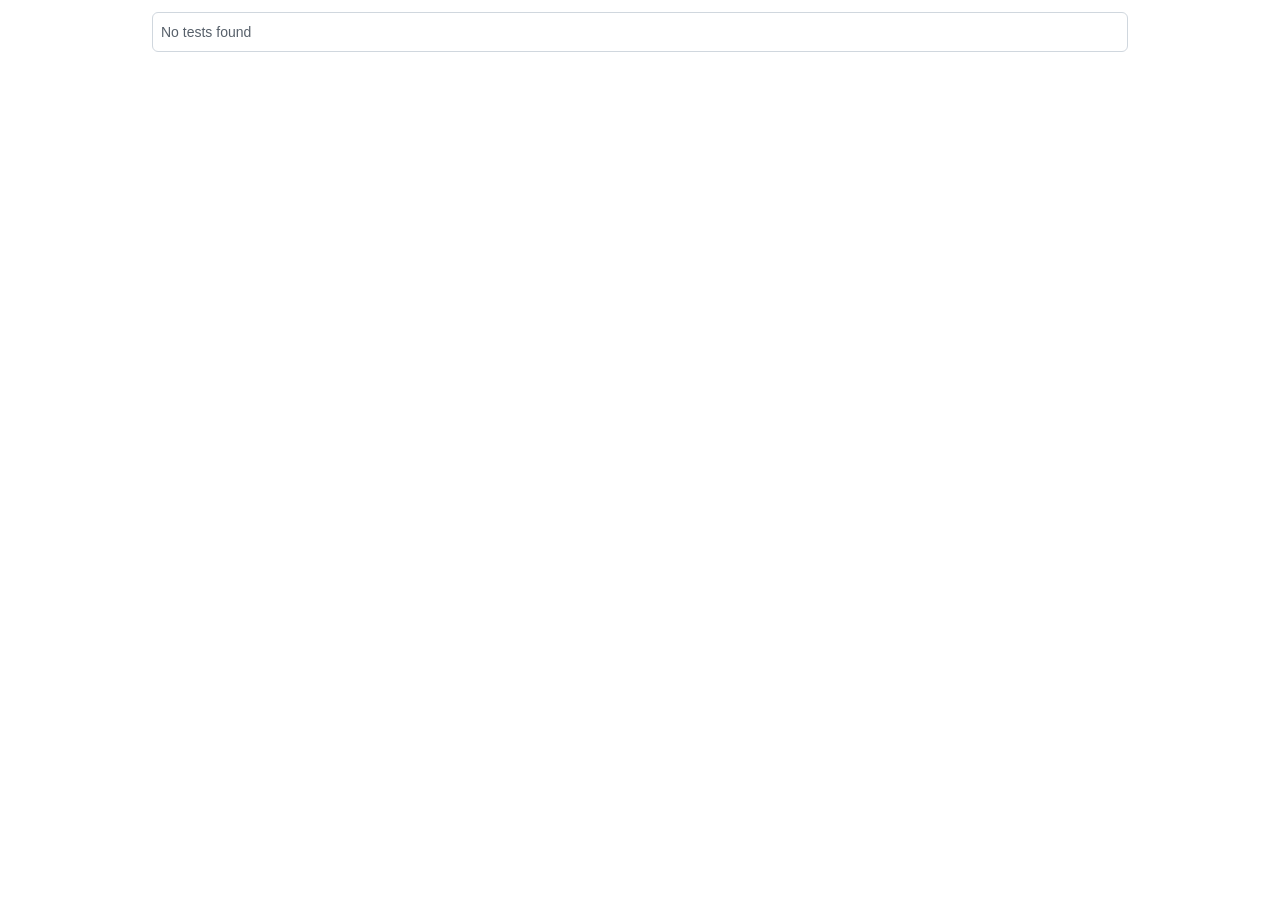
<file: node_modules/playwright-core/lib/vite/htmlReport/index.html>
<!DOCTYPE html>
<html style='scrollbar-gutter: stable both-edges;'>
  <head>
    <meta charset='UTF-8'>
    <meta name='color-scheme' content='dark light'>
    <meta name='viewport' content='width=device-width, initial-scale=1.0'>
    <title>Playwright Test Report</title>
    <script type="module" crossorigin src="./report.js"></script>
    <link rel="stylesheet" crossorigin href="./report.css">
  </head>
  <body>
    <div id='root'></div>
  </body>
</html>
</file>
<file: web/static/css/style.css>
/* ==========================================================================
   Siraazhi Pro POS — Executive Agricultural & Retail Design System
   ========================================================================== */

:root {
  --primary: #1b5e20;
  --primary-dark: #0f3813;
  --primary-light: #2e7d32;
  --accent: #f59e0b;
  --accent-hover: #d97706;
  --bg-main: #f1f5f9;
  --bg-card: #ffffff;
  --text-main: #0f172a;
  --text-muted: #64748b;
  --border: #e2e8f0;
  --border-focus: #1b5e20;
  --danger: #ef4444;
  --success: #10b981;
  --shadow-sm: 0 1px 2px 0 rgb(0 0 0 / 0.05);
  --shadow: 0 4px 6px -1px rgb(0 0 0 / 0.1), 0 2px 4px -2px rgb(0 0 0 / 0.1);
  --shadow-lg: 0 10px 15px -3px rgb(0 0 0 / 0.1), 0 4px 6px -4px rgb(0 0 0 / 0.1);
  --radius-sm: 6px;
  --radius: 10px;
  --radius-lg: 14px;
}

* {
  box-sizing: border-box;
  margin: 0;
  padding: 0;
  font-family: -apple-system, BlinkMacSystemFont, "Segoe UI", "Nirmala UI", Roboto, "Helvetica Neue", Arial, sans-serif;
  -webkit-tap-highlight-color: transparent;
}

body {
  background-color: var(--bg-main);
  color: var(--text-main);
  display: flex;
  flex-direction: column;
  min-height: 100vh;
  overflow-x: hidden;
}

/* ==========================================================================
   TOP EXECUTIVE APP HEADER
   ========================================================================== */
.app-header {
  background: linear-gradient(135deg, var(--primary-dark) 0%, var(--primary) 100%);
  color: #fff;
  padding: 10px 20px;
  display: flex;
  justify-content: space-between;
  align-items: center;
  box-shadow: var(--shadow);
  position: sticky;
  top: 0;
  z-index: 50;
}

.brand-cluster {
  display: flex;
  align-items: center;
  gap: 12px;
}

.brand-logo {
  width: 44px;
  height: 44px;
  border-radius: 50%;
  object-fit: cover;
  box-shadow: 0 0 10px rgba(245, 158, 11, 0.4);
  border: 2px solid #fbbf24;
  background: #fff;
}

.brand-badge {
  background: var(--accent);
  color: #000;
  font-weight: 900;
  font-size: 14px;
  padding: 4px 8px;
  border-radius: var(--radius-sm);
  letter-spacing: 1px;
}

.brand-titles {
  display: flex;
  flex-direction: column;
}

.brand-tamil {
  font-size: 22px;
  font-weight: 800;
  color: #fef08a;
  display: flex;
  align-items: baseline;
  gap: 8px;
  line-height: 1.1;
}

.brand-en {
  font-size: 15px;
  font-weight: 600;
  color: #fff;
}

.brand-sub {
  font-size: 11px;
  color: #cbd5e1;
  font-weight: 400;
  margin-top: 2px;
}

.header-tools {
  display: flex;
  align-items: center;
  gap: 12px;
}

.tool-btn {
  background: rgba(255, 255, 255, 0.15);
  color: #fff;
  border: 1px solid rgba(255, 255, 255, 0.25);
  padding: 6px 12px;
  border-radius: var(--radius);
  font-size: 13px;
  font-weight: 600;
  cursor: pointer;
  transition: all 0.2s ease;
  display: flex;
  align-items: center;
  gap: 6px;
}

.tool-btn:hover {
  background: rgba(255, 255, 255, 0.25);
  transform: translateY(-1px);
}

.status-indicator {
  display: flex;
  align-items: center;
  gap: 6px;
  background: rgba(0, 0, 0, 0.2);
  padding: 5px 10px;
  border-radius: 20px;
  font-size: 12px;
  color: #e2e8f0;
}

.status-indicator.online .dot {
  width: 8px;
  height: 8px;
  border-radius: 50%;
  background-color: var(--success);
  box-shadow: 0 0 8px var(--success);
}

/* ==========================================================================
   NAVIGATION TABS
   ========================================================================== */
.nav-tabs {
  background: var(--bg-card);
  border-bottom: 1px solid var(--border);
  padding: 6px 16px;
  display: flex;
  gap: 6px;
  overflow-x: auto;
  white-space: nowrap;
}

.nav-tabs button {
  background: transparent;
  border: none;
  padding: 8px 14px;
  border-radius: var(--radius);
  font-size: 13px;
  font-weight: 600;
  color: var(--text-muted);
  cursor: pointer;
  transition: all 0.15s ease;
}

.nav-tabs button:hover {
  background: #f8fafc;
  color: var(--primary);
}

.nav-tabs button.active {
  background: var(--primary);
  color: #fff;
  box-shadow: var(--shadow-sm);
}

/* ==========================================================================
   MAIN CONTENT & TAB PANES
   ========================================================================== */
.main-content {
  flex: 1;
  padding: 16px;
  max-width: 1720px;
  width: 100%;
  margin: 0 auto;
  box-sizing: border-box;
}

.tab-pane {
  display: none;
}

.tab-pane.active {
  display: block;
}

/* ==========================================================================
   POS WORKSPACE LAYOUT
   ========================================================================== */
.pos-workspace {
  display: grid;
  grid-template-columns: minmax(0, 1fr) 440px;
  gap: 16px;
  align-items: start;
  width: 100%;
  box-sizing: border-box;
}

@media (min-width: 1600px) {
  .pos-workspace {
    grid-template-columns: minmax(0, 1fr) 480px;
    gap: 20px;
  }
}

@media (max-width: 1150px) and (min-width: 851px) {
  .pos-workspace {
    grid-template-columns: minmax(0, 1fr) 390px;
    gap: 12px;
  }
}

/* Left Catalog Panel */
.pos-catalog-panel {
  min-width: 0;
  width: 100%;
  box-sizing: border-box;
  background: var(--bg-card);
  border-radius: var(--radius-lg);
  padding: 16px;
  box-shadow: var(--shadow-sm);
  border: 1px solid var(--border);
}

.catalog-header {
  margin-bottom: 14px;
}

.search-box {
  position: relative;
  display: flex;
  align-items: center;
  margin-bottom: 12px;
}

.search-icon {
  position: absolute;
  left: 12px;
  font-size: 16px;
  color: var(--text-muted);
}

.search-box input {
  width: 100%;
  padding: 12px 38px 12px 38px;
  border: 2px solid var(--border);
  border-radius: var(--radius);
  font-size: 15px;
  font-weight: 500;
  outline: none;
  transition: border-color 0.2s ease;
}

.search-box input:focus {
  border-color: var(--primary);
  box-shadow: 0 0 0 3px rgba(27, 94, 32, 0.15);
}

.clear-search-btn {
  position: absolute;
  right: 12px;
  background: none;
  border: none;
  color: var(--text-muted);
  cursor: pointer;
  font-size: 16px;
}

.category-pills {
  display: flex;
  flex-wrap: wrap;
  gap: 8px;
  padding-bottom: 4px;
}

.pill-btn {
  background: #f1f5f9;
  border: 1px solid var(--border);
  border-radius: 20px;
  padding: 6px 14px;
  font-size: 13px;
  font-weight: 600;
  color: var(--text-main);
  cursor: pointer;
  white-space: nowrap;
  transition: all 0.15s ease;
}

.pill-btn:hover {
  border-color: var(--primary);
}

.pill-btn.active {
  background: var(--primary-light);
  color: #fff;
  border-color: var(--primary-light);
}

/* Products Grid */
.products-grid {
  display: grid;
  grid-template-columns: repeat(auto-fill, minmax(170px, 1fr));
  gap: 12px;
  max-height: calc(100vh - 280px);
  overflow-y: auto;
  padding-right: 4px;
}

.product-card {
  background: #ffffff;
  border: 1px solid var(--border);
  border-radius: var(--radius);
  padding: 12px;
  display: flex;
  flex-direction: column;
  justify-content: space-between;
  cursor: pointer;
  transition: all 0.18s ease;
  position: relative;
}

.product-card:hover {
  transform: translateY(-2px);
  box-shadow: var(--shadow);
  border-color: var(--primary);
}

.product-card:active {
  transform: scale(0.98);
}

.prod-badge {
  position: absolute;
  top: 8px;
  right: 8px;
  font-size: 10px;
  font-weight: 700;
  padding: 2px 6px;
  border-radius: 4px;
  background: #e2e8f0;
  color: var(--text-muted);
}

.prod-badge.low {
  background: #fef3c7;
  color: #b45309;
}

.prod-badge.out-of-stock {
  background: #fee2e2;
  color: #dc2626;
  font-weight: 800;
}

.product-card.card-out-of-stock {
  opacity: 0.62;
}

.prod-title-en {
  font-size: 14px;
  font-weight: 700;
  color: var(--text-main);
  margin-top: 4px;
  line-height: 1.2;
}

.prod-title-ta {
  font-size: 12px;
  color: var(--text-muted);
  margin-top: 2px;
}

.prod-variant {
  font-size: 12px;
  font-weight: 600;
  color: var(--primary);
  margin: 4px 0;
}

.prod-footer {
  display: flex;
  justify-content: space-between;
  align-items: flex-end;
  margin-top: 8px;
  border-top: 1px dashed var(--border);
  padding-top: 6px;
}

.prod-price {
  font-size: 16px;
  font-weight: 800;
  color: var(--primary-dark);
}

.prod-mrp {
  font-size: 11px;
  color: #94a3b8;
  text-decoration: line-through;
}

.prod-stock-tag {
  font-size: 11px;
  color: var(--text-muted);
}

/* Right Cart Terminal */
.pos-cart-panel {
  min-width: 0;
  width: 100%;
  box-sizing: border-box;
  background: var(--bg-card);
  border-radius: var(--radius-lg);
  padding: 16px;
  box-shadow: var(--shadow-sm);
  border: 1px solid var(--border);
  display: flex;
  flex-direction: column;
}

.cart-header {
  display: flex;
  justify-content: space-between;
  align-items: center;
  border-bottom: 1px solid var(--border);
  padding-bottom: 10px;
  margin-bottom: 12px;
}

.cart-header h3 {
  font-size: 16px;
  font-weight: 800;
  color: var(--primary-dark);
}

.active-bill-num {
  font-family: monospace;
  font-size: 12px;
  font-weight: 700;
  background: #f1f5f9;
  padding: 3px 8px;
  border-radius: var(--radius-sm);
  color: var(--text-muted);
}

/* Multi-Bill Active Tabs Bar */
.bill-tabs-bar {
  display: flex;
  align-items: center;
  gap: 6px;
  margin-bottom: 12px;
  padding-bottom: 4px;
  border-bottom: 1px solid var(--border);
}

.bill-tabs-list {
  display: flex;
  gap: 6px;
  flex: 1;
  overflow-x: auto;
  scrollbar-width: thin;
}

.bill-tab {
  display: inline-flex;
  align-items: center;
  gap: 6px;
  background: #f1f5f9;
  border: 1px solid var(--border);
  border-radius: 8px;
  padding: 6px 12px;
  font-size: 13px;
  font-weight: 600;
  color: var(--text-muted);
  cursor: pointer;
  white-space: nowrap;
  transition: all 0.15s ease;
}

.bill-tab:hover {
  background: #e2e8f0;
  border-color: #cbd5e1;
}

.bill-tab.active {
  background: var(--primary);
  color: #ffffff;
  border-color: var(--primary);
  box-shadow: 0 2px 6px rgba(19, 78, 25, 0.25);
}

.bill-tab .tab-badge {
  background: rgba(0, 0, 0, 0.12);
  color: inherit;
  font-size: 11px;
  padding: 1px 6px;
  border-radius: 10px;
  font-weight: 700;
}

.bill-tab.active .tab-badge {
  background: rgba(255, 255, 255, 0.3);
  color: #fff;
}

.bill-tab .tab-close {
  display: inline-flex;
  align-items: center;
  justify-content: center;
  width: 16px;
  height: 16px;
  border-radius: 50%;
  font-size: 11px;
  margin-left: 2px;
  opacity: 0.7;
  transition: all 0.12s;
}

.bill-tab .tab-close:hover {
  opacity: 1;
  background: rgba(239, 68, 68, 0.9);
  color: #fff;
}

.add-bill-tab-btn {
  display: inline-flex;
  align-items: center;
  gap: 4px;
  background: #ecfdf5;
  color: #065f46;
  border: 1px dashed #10b981;
  border-radius: 8px;
  padding: 6px 12px;
  font-size: 12px;
  font-weight: 700;
  cursor: pointer;
  white-space: nowrap;
  transition: all 0.15s ease;
}

.add-bill-tab-btn:hover {
  background: #d1fae5;
  border-style: solid;
}

/* Customer Autocomplete Dropdown */
.customer-box-container {
  position: relative;
  margin-bottom: 8px;
}

.input-with-icon {
  position: relative;
  display: flex;
  align-items: center;
}

.input-with-icon .field-icon {
  position: absolute;
  left: 10px;
  font-size: 14px;
  pointer-events: none;
  opacity: 0.6;
}

.input-with-icon input {
  padding-left: 32px !important;
  width: 100%;
}

.customer-dropdown {
  position: absolute;
  top: 100%;
  left: 0;
  right: 0;
  background: #ffffff;
  border: 1px solid #cbd5e1;
  border-radius: var(--radius);
  box-shadow: 0 10px 25px -5px rgba(0, 0, 0, 0.15), 0 8px 10px -6px rgba(0, 0, 0, 0.1);
  z-index: 50;
  margin-top: 4px;
  max-height: 240px;
  display: flex;
  flex-direction: column;
  overflow: hidden;
  animation: dropdownFade 0.15s ease-out;
}

@keyframes dropdownFade {
  from { opacity: 0; transform: translateY(-4px); }
  to { opacity: 1; transform: translateY(0); }
}

.customer-dropdown .dropdown-header {
  display: flex;
  justify-content: space-between;
  align-items: center;
  padding: 6px 12px;
  background: #f8fafc;
  border-bottom: 1px solid #e2e8f0;
  font-size: 11px;
  font-weight: 700;
  color: #64748b;
  text-transform: uppercase;
  letter-spacing: 0.5px;
}

.customer-dropdown .close-dropdown-btn {
  background: transparent;
  border: none;
  cursor: pointer;
  font-size: 12px;
  color: #94a3b8;
  padding: 0 4px;
}

.customer-dropdown .close-dropdown-btn:hover {
  color: #ef4444;
}

.customer-dropdown .dropdown-list {
  overflow-y: auto;
  max-height: 195px;
}

.customer-suggestion-item {
  display: flex;
  justify-content: space-between;
  align-items: center;
  padding: 8px 12px;
  border-bottom: 1px solid #f1f5f9;
  cursor: pointer;
  transition: background 0.12s ease;
}

.customer-suggestion-item:last-child {
  border-bottom: none;
}

.customer-suggestion-item:hover,
.customer-suggestion-item.highlighted {
  background: #f0fdf4;
}

.cust-sug-left {
  display: flex;
  flex-direction: column;
  gap: 2px;
}

.cust-sug-name {
  font-size: 13px;
  font-weight: 700;
  color: #0f172a;
}

.cust-sug-phone {
  font-size: 12px;
  color: #047857;
  font-family: monospace;
  font-weight: 600;
}

.cust-sug-right {
  display: flex;
  flex-direction: column;
  align-items: flex-end;
  gap: 2px;
}

.cust-sug-tag {
  font-size: 10px;
  background: #e2e8f0;
  padding: 2px 6px;
  border-radius: 4px;
  color: #475569;
  font-weight: 600;
}

.cust-sug-gst {
  font-size: 10px;
  font-family: monospace;
  color: #64748b;
}

.customer-empty-sug {
  padding: 12px;
  text-align: center;
  font-size: 12px;
  color: #94a3b8;
}

.customer-row {
  display: flex;
  gap: 8px;
  margin-bottom: 8px;
}

.customer-row input {
  flex: 1;
  padding: 8px 10px;
  border: 1px solid var(--border);
  border-radius: var(--radius-sm);
  font-size: 13px;
  outline: none;
}

.customer-row input:focus {
  border-color: var(--primary);
}

.invoice-config-bar {
  display: flex;
  justify-content: space-between;
  align-items: center;
  background: #f8fafc;
  padding: 8px 10px;
  border-radius: var(--radius-sm);
  margin-bottom: 10px;
  border: 1px solid var(--border);
}

.toggle-control {
  display: flex;
  align-items: center;
  gap: 8px;
  cursor: pointer;
  user-select: none;
}

.toggle-control input {
  display: none;
}

.toggle-slider {
  width: 36px;
  height: 20px;
  background-color: #cbd5e1;
  border-radius: 20px;
  position: relative;
  transition: 0.2s;
}

.toggle-slider:before {
  content: "";
  position: absolute;
  width: 14px;
  height: 14px;
  border-radius: 50%;
  left: 3px;
  top: 3px;
  background-color: white;
  transition: 0.2s;
}

.toggle-control input:checked + .toggle-slider {
  background-color: var(--primary);
}

.toggle-control input:checked + .toggle-slider:before {
  transform: translateX(16px);
}

.toggle-label {
  font-size: 12px;
}

.date-badge input {
  border: 1px solid var(--border);
  border-radius: 4px;
  padding: 3px 6px;
  font-size: 12px;
}

/* Cart Table */
.cart-table-wrapper {
  max-height: 260px;
  overflow-y: auto;
  border: 1px solid var(--border);
  border-radius: var(--radius-sm);
  margin-bottom: 12px;
}

.cart-table {
  width: 100%;
  border-collapse: collapse;
  font-size: 13px;
}

.cart-table th {
  background: #f8fafc;
  color: var(--text-muted);
  font-weight: 700;
  text-align: left;
  padding: 8px;
  border-bottom: 1px solid var(--border);
  position: sticky;
  top: 0;
  z-index: 2;
}

.cart-table td {
  padding: 8px;
  border-bottom: 1px solid var(--border);
  vertical-align: middle;
}

.empty-cart-row td {
  text-align: center;
  color: var(--text-muted);
  padding: 30px;
}

.qty-control {
  display: flex;
  align-items: center;
  gap: 4px;
}

.qty-btn {
  background: #f1f5f9;
  border: 1px solid var(--border);
  width: 24px;
  height: 24px;
  border-radius: 4px;
  font-weight: 800;
  cursor: pointer;
}

.qty-input {
  width: 36px;
  text-align: center;
  border: 1px solid var(--border);
  border-radius: 4px;
  padding: 2px;
  font-weight: 700;
}

.del-btn {
  background: none;
  border: none;
  color: #94a3b8;
  cursor: pointer;
  font-size: 14px;
}

.del-btn:hover {
  color: var(--danger);
}

/* Summary Block */
.cart-summary {
  background: #f8fafc;
  padding: 12px;
  border-radius: var(--radius);
  border: 1px solid var(--border);
}

.summary-line {
  display: flex;
  justify-content: space-between;
  align-items: center;
  font-size: 13px;
  margin-bottom: 6px;
  color: var(--text-muted);
}

.discount-line input {
  width: 70px;
  padding: 4px 6px;
  border: 1px solid var(--border);
  border-radius: 4px;
  text-align: right;
  font-weight: 700;
}

.grand-total-line {
  border-top: 2px dashed var(--border);
  padding-top: 8px;
  margin-top: 8px;
  font-size: 16px;
  font-weight: 800;
  color: var(--text-main);
}

.grand-total-amount {
  font-size: 24px;
  color: var(--primary-dark);
  font-weight: 900;
}

/* Payment Controls */
.payment-controls {
  display: flex;
  gap: 10px;
  margin: 12px 0;
}

.pay-mode-group, .paid-amt-group {
  flex: 1;
  display: flex;
  flex-direction: column;
  gap: 4px;
}

.pay-mode-group label, .paid-amt-group label {
  font-size: 11px;
  font-weight: 700;
  color: var(--text-muted);
}

.payment-controls select, .payment-controls input {
  padding: 8px;
  border: 1px solid var(--border);
  border-radius: var(--radius-sm);
  font-size: 13px;
  font-weight: 600;
}

/* Action Buttons */
.checkout-actions {
  display: grid;
  grid-template-columns: 2fr 1.2fr 0.8fr;
  gap: 8px;
}

.checkout-sub-actions {
  display: contents;
}

.btn {
  padding: 10px 14px;
  border-radius: var(--radius);
  font-size: 14px;
  font-weight: 700;
  cursor: pointer;
  border: none;
  transition: all 0.15s ease;
  display: inline-flex;
  align-items: center;
  justify-content: center;
  gap: 6px;
}

.btn-primary-print {
  background: linear-gradient(135deg, var(--primary) 0%, var(--primary-dark) 100%);
  color: #fff;
  box-shadow: 0 4px 10px rgba(27, 94, 32, 0.3);
}

.btn-primary-print:hover {
  transform: translateY(-1px);
  filter: brightness(1.05);
}

.btn-save-pdf {
  background: #3b82f6;
  color: #fff;
}

.btn-save-pdf:hover {
  background: #2563eb;
}

.btn-clear-cart {
  background: #f1f5f9;
  color: var(--text-muted);
  border: 1px solid var(--border);
}

.btn-clear-cart:hover {
  background: #e2e8f0;
  color: var(--danger);
}

.reprint-quick-bar {
  display: flex;
  align-items: center;
  gap: 6px;
  margin-top: 10px;
  padding-top: 8px;
  border-top: 1px solid var(--border);
}

.mini-label {
  font-size: 11px;
  color: var(--text-muted);
}

.chip-btn {
  background: #ffffff;
  border: 1px solid var(--border);
  padding: 3px 8px;
  border-radius: 12px;
  font-size: 11px;
  font-weight: 600;
  cursor: pointer;
}

.chip-btn:hover {
  background: var(--primary-light);
  color: #fff;
  border-color: var(--primary-light);
}

/* ==========================================================================
   DASHBOARD & PANELS
   ========================================================================== */
.dash-grid {
  display: grid;
  grid-template-columns: repeat(auto-fit, minmax(220px, 1fr));
  gap: 16px;
  margin-bottom: 20px;
}

.kpi-card {
  background: var(--bg-card);
  padding: 16px;
  border-radius: var(--radius-lg);
  box-shadow: var(--shadow-sm);
  border: 1px solid var(--border);
  display: flex;
  align-items: center;
  gap: 14px;
}

.kpi-icon {
  font-size: 32px;
  background: #f1f5f9;
  width: 54px;
  height: 54px;
  border-radius: 12px;
  display: flex;
  align-items: center;
  justify-content: center;
}

.kpi-title {
  font-size: 12px;
  font-weight: 600;
  color: var(--text-muted);
}

.kpi-value {
  font-size: 22px;
  font-weight: 900;
  color: var(--primary-dark);
}

.kpi-sub {
  font-size: 11px;
  color: #94a3b8;
}

.dash-columns {
  display: grid;
  grid-template-columns: 1fr 1fr;
  gap: 16px;
}

@media (max-width: 800px) {
  .dash-columns {
    grid-template-columns: 1fr;
  }
}

.panel-box {
  background: var(--bg-card);
  border-radius: var(--radius-lg);
  padding: 18px;
  box-shadow: var(--shadow-sm);
  border: 1px solid var(--border);
  margin-bottom: 16px;
}

.panel-toolbar {
  display: flex;
  justify-content: space-between;
  align-items: center;
  flex-wrap: wrap;
  gap: 10px;
  margin-bottom: 16px;
}

.panel-title {
  font-size: 15px;
  font-weight: 800;
  color: var(--primary-dark);
  display: flex;
  justify-content: space-between;
  align-items: center;
  margin-bottom: 12px;
}

/* Tables */
.table-responsive {
  width: 100%;
  overflow-x: auto;
}

.data-table {
  width: 100%;
  border-collapse: collapse;
  font-size: 13px;
  text-align: left;
}

.data-table th {
  background: #f8fafc;
  padding: 10px 12px;
  font-weight: 700;
  color: var(--text-muted);
  border-bottom: 2px solid var(--border);
}

.data-table td {
  padding: 10px 12px;
  border-bottom: 1px solid var(--border);
}

.data-table tr:hover {
  background: #f8fafc;
}

/* Forms */
.form-grid {
  display: flex;
  flex-direction: column;
  gap: 12px;
}

.form-row {
  display: flex;
  gap: 12px;
  flex-wrap: wrap;
}

.form-group {
  flex: 1;
  min-width: 140px;
  display: flex;
  flex-direction: column;
  gap: 4px;
}

.form-group.flex-2 {
  flex: 2;
}

.form-group label {
  font-size: 12px;
  font-weight: 700;
  color: var(--text-muted);
}

.form-group input, .form-group select {
  padding: 9px 12px;
  border: 1px solid var(--border);
  border-radius: var(--radius-sm);
  font-size: 13px;
}

.form-group input:focus, .form-group select:focus {
  border-color: var(--primary);
  outline: none;
}

/* Modals */
.modal-overlay {
  display: none;
  position: fixed;
  inset: 0;
  background: rgba(0, 0, 0, 0.5);
  backdrop-filter: blur(2px);
  z-index: 100;
  align-items: center;
  justify-content: center;
  padding: 16px;
}

.modal-overlay.active {
  display: flex;
}

.modal-card {
  background: var(--bg-card);
  width: 100%;
  max-width: 600px;
  border-radius: var(--radius-lg);
  box-shadow: var(--shadow-lg);
  overflow: hidden;
  animation: modalEnter 0.2s ease-out;
}

@keyframes modalEnter {
  from { opacity: 0; transform: scale(0.95); }
  to { opacity: 1; transform: scale(1); }
}

.modal-header {
  padding: 14px 18px;
  background: #f8fafc;
  border-bottom: 1px solid var(--border);
  display: flex;
  justify-content: space-between;
  align-items: center;
}

.modal-close {
  background: none;
  border: none;
  font-size: 18px;
  cursor: pointer;
  color: var(--text-muted);
}

.modal-body {
  padding: 18px;
  max-height: 80vh;
  overflow-y: auto;
}

.modal-footer {
  padding: 12px 18px;
  background: #f8fafc;
  border-top: 1px solid var(--border);
  display: flex;
  justify-content: flex-end;
  gap: 10px;
}

/* Export Banner */
.export-banner {
  background: #f0fdf4;
  border: 1px solid #bbf7d0;
  padding: 10px 14px;
  border-radius: var(--radius);
  margin-bottom: 14px;
  display: flex;
  align-items: center;
  gap: 10px;
  flex-wrap: wrap;
}

.export-title {
  font-weight: 700;
  font-size: 13px;
  color: #166534;
}

.btn-export {
  padding: 6px 12px;
  border-radius: var(--radius-sm);
  font-size: 12px;
  font-weight: 700;
  cursor: pointer;
  border: 1px solid var(--border);
}

.btn-excel {
  background: #107c41;
  color: #fff;
  border-color: #107c41;
}

.btn-csv {
  background: #0284c7;
  color: #fff;
  border-color: #0284c7;
}

.btn-pdf {
  background: #dc2626;
  color: #fff;
  border-color: #dc2626;
}

.print-container {
  display: none;
}

/* ==========================================================================
   MASTER PRINT QUEUE & BADGES
   ========================================================================== */
.queue-badge {
  background: var(--accent);
  color: #000;
  border-radius: 12px;
  padding: 1px 7px;
  font-size: 11px;
  font-weight: 800;
  margin-left: 4px;
  display: inline-block;
  animation: pulseQueue 2s infinite ease-in-out;
}

@keyframes pulseQueue {
  0%, 100% { transform: scale(1); }
  50% { transform: scale(1.15); box-shadow: 0 0 8px rgba(245, 158, 11, 0.8); }
}

.print-queue-modal-card {
  max-width: 860px;
  width: 95%;
}

.print-queue-toolbar {
  display: flex;
  justify-content: space-between;
  align-items: center;
  flex-wrap: wrap;
  gap: 12px;
  background: #f8fafc;
  padding: 10px 14px;
  border-radius: var(--radius);
  border: 1px solid var(--border);
  margin-bottom: 14px;
}

.print-queue-list-wrapper {
  max-height: 380px;
  overflow-y: auto;
  border: 1px solid var(--border);
  border-radius: var(--radius);
}

.status-badge {
  display: inline-block;
  padding: 3px 8px;
  border-radius: 12px;
  font-size: 11px;
  font-weight: 700;
  text-transform: uppercase;
}

.status-badge.pending {
  background: #fef3c7;
  color: #92400e;
  border: 1px solid #fde68a;
}

.status-badge.printed {
  background: #dcfce7;
  color: #166534;
  border: 1px solid #bbf7d0;
}

/* ==========================================================================
   TOAST NOTIFICATIONS
   ========================================================================== */
.toast-container {
  position: fixed;
  bottom: 24px;
  right: 24px;
  z-index: 9999;
  display: flex;
  flex-direction: column;
  gap: 10px;
  pointer-events: none;
}

@media print {
  .toast-container,
  .toast-message,
  #toastNotificationContainer {
    display: none !important;
    visibility: hidden !important;
    opacity: 0 !important;
    transform: none !important;
    height: 0 !important;
    width: 0 !important;
    position: absolute !important;
    left: -9999px !important;
    top: -9999px !important;
    margin: 0 !important;
    padding: 0 !important;
    border: none !important;
    overflow: hidden !important;
  }
}

.toast-message {
  pointer-events: auto;
  background: #1e293b;
  color: #fff;
  padding: 12px 18px;
  border-radius: var(--radius);
  box-shadow: 0 10px 25px -5px rgba(0, 0, 0, 0.3);
  font-size: 14px;
  font-weight: 600;
  display: flex;
  align-items: center;
  gap: 10px;
  animation: toastSlideIn 0.25s cubic-bezier(0.16, 1, 0.3, 1);
  max-width: 90vw;
}

.toast-message.success {
  background: #0f4a21;
  border-left: 4px solid #22c55e;
}

.toast-message.info {
  background: #0c4a6e;
  border-left: 4px solid #38bdf8;
}

@keyframes toastSlideIn {
  from { transform: translateY(20px); opacity: 0; }
  to { transform: translateY(0); opacity: 1; }
}

/* ==========================================================================
   MOBILE POS VIEW SWITCHER & FLOATING CART BAR
   ========================================================================== */
.mobile-pos-switcher {
  display: none;
  margin-bottom: 12px;
  background: #e2e8f0;
  border-radius: var(--radius);
  padding: 4px;
  grid-template-columns: 1fr 1fr;
  gap: 4px;
}

.mobile-switch-btn {
  background: transparent;
  border: none;
  padding: 10px 12px;
  border-radius: 8px;
  font-size: 14px;
  font-weight: 700;
  color: var(--text-muted);
  cursor: pointer;
  display: flex;
  align-items: center;
  justify-content: center;
  gap: 6px;
  transition: all 0.15s ease;
}

.mobile-switch-btn.active {
  background: #fff;
  color: var(--primary);
  box-shadow: 0 2px 4px rgba(0, 0, 0, 0.08);
}

.mobile-cart-badge {
  background: var(--accent);
  color: #000;
  font-size: 11px;
  font-weight: 800;
  border-radius: 10px;
  padding: 1px 7px;
}

.mobile-back-catalog-btn {
  display: none;
  width: 100%;
  background: #f1f5f9;
  color: var(--primary);
  border: 1px dashed var(--primary);
  border-radius: var(--radius);
  padding: 10px;
  font-size: 13px;
  font-weight: 700;
  margin-bottom: 12px;
  cursor: pointer;
  text-align: center;
}

.mobile-floating-cart-bar {
  display: none;
  position: fixed;
  bottom: 0;
  left: 0;
  right: 0;
  background: linear-gradient(135deg, #1b5e20 0%, #0f3813 100%);
  color: #fff;
  padding: 12px 18px;
  box-shadow: 0 -4px 16px rgba(0, 0, 0, 0.2);
  z-index: 1000;
  align-items: center;
  justify-content: space-between;
  cursor: pointer;
  animation: floatUp 0.25s ease-out;
}

@keyframes floatUp {
  from { transform: translateY(100%); }
  to { transform: translateY(0); }
}

.mfcb-left {
  display: flex;
  align-items: center;
  gap: 12px;
}

.mfcb-icon {
  font-size: 24px;
}

.mfcb-details {
  display: flex;
  flex-direction: column;
}

.mfcb-count {
  font-size: 12px;
  color: #cbd5e1;
}

.mfcb-total {
  font-size: 18px;
  font-weight: 800;
  color: #fef08a;
}

.mfcb-btn {
  background: var(--accent);
  color: #000;
  border: none;
  font-weight: 800;
  font-size: 13px;
  padding: 8px 16px;
  border-radius: 20px;
  cursor: pointer;
  box-shadow: 0 2px 8px rgba(0, 0, 0, 0.2);
}

/* ==========================================================================
   CLIENT STAFF MODE & MOBILE ADAPTATIONS
   ========================================================================== */
body.client-staff-mode .nav-tabs {
  display: none !important;
}

body.client-staff-mode #qrBtn {
  display: none !important;
}

body.client-staff-mode .status-indicator {
  padding: 4px 8px;
  font-size: 11px;
  font-weight: 700;
  white-space: nowrap;
}

/* ==========================================================================
   RESPONSIVE DESIGN BREAKPOINTS (MOBILE & TABLET ADAPTATION)
   ========================================================================== */
@media (max-width: 850px) {
  body {
    min-height: 100dvh;
  }

  .app-header {
    padding: 6px 10px;
    gap: 8px;
  }

  .brand-cluster {
    gap: 8px;
  }

  .brand-logo {
    width: 32px;
    height: 32px;
  }

  .brand-tamil {
    font-size: 16px;
    gap: 4px;
    line-height: 1;
  }

  .brand-en {
    font-size: 12px;
  }

  .brand-sub {
    display: none; /* Hide lengthy sub-header on mobile */
  }

  .header-tools {
    gap: 4px;
  }

  .tool-btn {
    padding: 5px 8px;
    font-size: 11px;
    font-weight: 700;
    white-space: nowrap;
  }

  .status-indicator {
    padding: 4px 8px;
    font-size: 11px;
    font-weight: 700;
    white-space: nowrap;
  }

  .nav-tabs {
    padding: 4px 8px;
  }

  .nav-tabs button {
    padding: 6px 10px;
    font-size: 12px;
  }

  .main-content {
    padding: 4px 6px !important;
    width: 100% !important;
    max-width: 100% !important;
    box-sizing: border-box !important;
    overflow-x: hidden !important;
  }

  /* Show mobile segmented switcher */
  .mobile-pos-switcher {
    display: grid !important;
    grid-template-columns: 1fr 1fr !important;
    gap: 4px !important;
    margin: 0 0 6px 0 !important;
    padding: 3px !important;
    position: sticky;
    top: 0;
    z-index: 35;
    width: 100% !important;
    box-sizing: border-box !important;
  }

  .mobile-switch-btn {
    padding: 8px 10px;
    font-size: 13px;
    font-weight: 700;
  }

  .mobile-back-catalog-btn {
    display: block;
    padding: 8px 12px;
    font-size: 12px;
    margin-bottom: 8px;
    border-radius: var(--radius-sm);
  }

  /* Handle dynamic switching between Catalog & Cart on mobile */
  .pos-workspace {
    display: block !important;
    width: 100% !important;
    max-width: 100% !important;
    margin: 0 !important;
    padding: 0 !important;
    gap: 0 !important;
    box-sizing: border-box !important;
  }

  .pos-catalog-panel,
  .pos-cart-panel {
    padding: 0 !important;
    border: none !important;
    border-radius: 0 !important;
    width: 100% !important;
    max-width: 100% !important;
    box-sizing: border-box !important;
    box-shadow: none !important;
    background: transparent !important;
  }

  .pos-catalog-panel.mobile-hidden,
  .pos-cart-panel.mobile-hidden {
    display: none !important;
  }

  /* Search & Category Pills on Mobile */
  .catalog-header {
    margin-bottom: 6px !important;
    width: 100% !important;
    box-sizing: border-box !important;
  }

  .search-box {
    margin-bottom: 6px !important;
    width: 100% !important;
    box-sizing: border-box !important;
    position: relative !important;
  }

  .search-box input {
    height: 38px !important;
    padding: 6px 30px 6px 32px !important;
    font-size: 13px !important;
    border-radius: 8px !important;
    width: 100% !important;
    box-sizing: border-box !important;
  }

  .search-icon {
    font-size: 13px;
    left: 10px;
  }

  /* Category pills broken down into EXACTLY 2 rows (2x2 grid) */
  .category-pills {
    display: grid !important;
    grid-template-columns: 1fr 1fr !important;
    gap: 5px !important;
    width: 100% !important;
    padding: 0 !important;
    margin-bottom: 8px !important;
    overflow: visible !important;
    box-sizing: border-box !important;
  }

  .category-pills::-webkit-scrollbar {
    display: none;
  }

  .category-pills .pill-btn {
    padding: 6px 4px !important;
    font-size: 11px !important;
    font-weight: 700 !important;
    text-align: center !important;
    display: flex !important;
    align-items: center !important;
    justify-content: center !important;
    border-radius: 6px !important;
    width: 100% !important;
    box-sizing: border-box !important;
    white-space: normal !important;
    word-break: break-word !important;
    line-height: 1.25 !important;
    min-height: 36px !important;
  }

  /* Compact 2-column cards fitting 100% inside window width with reduced width */
  .products-grid {
    display: grid !important;
    grid-template-columns: repeat(2, minmax(0, 1fr)) !important;
    gap: 6px !important;
    width: 100% !important;
    max-width: 100% !important;
    box-sizing: border-box !important;
    max-height: calc(100dvh - 215px) !important;
    overflow-y: auto !important;
    -webkit-overflow-scrolling: touch !important;
    padding: 0 0 80px 0 !important;
    margin: 0 !important;
  }

  .product-card {
    padding: 6px 6px !important;
    min-width: 0 !important;
    width: 100% !important;
    max-width: 100% !important;
    box-sizing: border-box !important;
    overflow: hidden !important;
    border-radius: 8px !important;
    border: 1px solid var(--border) !important;
    background: #ffffff !important;
    display: flex !important;
    flex-direction: column !important;
    justify-content: space-between !important;
    position: relative !important;
    box-shadow: 0 1px 2px rgba(0, 0, 0, 0.05) !important;
  }

  .prod-title-en {
    font-size: 11.5px !important;
    font-weight: 700 !important;
    line-height: 1.25 !important;
    word-break: break-word !important;
    padding-right: 36px !important; /* Clear stock badge */
    color: var(--text-main) !important;
    display: -webkit-box !important;
    -webkit-line-clamp: 2 !important;
    -webkit-box-orient: vertical !important;
    overflow: hidden !important;
  }

  .prod-title-ta {
    font-size: 9.5px !important;
    color: var(--text-muted) !important;
    white-space: nowrap !important;
    overflow: hidden !important;
    text-overflow: ellipsis !important;
    margin-top: 1px !important;
    line-height: 1.2 !important;
  }

  .prod-variant {
    font-size: 9.5px !important;
    font-weight: 600 !important;
    color: var(--primary) !important;
    margin: 1px 0 2px 0 !important;
    line-height: 1.2 !important;
  }

  .prod-footer {
    margin-top: 4px !important;
    padding-top: 4px !important;
    display: flex !important;
    justify-content: space-between !important;
    align-items: baseline !important;
    border-top: 1px dashed var(--border) !important;
  }

  .prod-price {
    font-size: 13px !important;
    font-weight: 800 !important;
    color: var(--primary-dark) !important;
    line-height: 1.2 !important;
  }

  .prod-mrp {
    font-size: 9px !important;
    color: #94a3b8 !important;
    text-decoration: line-through !important;
    margin-left: 2px !important;
  }

  .prod-stock-tag {
    font-size: 9px !important;
    color: var(--text-muted) !important;
    font-weight: 600 !important;
  }

  .prod-badge {
    position: absolute !important;
    top: 4px !important;
    right: 4px !important;
    font-size: 8.5px !important;
    font-weight: 700 !important;
    padding: 1px 4px !important;
    border-radius: 4px !important;
    white-space: nowrap !important;
    line-height: 1.2 !important;
  }

  /* Multi-bill tabs bar on mobile */
  .bill-tabs-bar {
    margin-bottom: 8px;
    padding-bottom: 4px;
    overflow-x: auto;
    -webkit-overflow-scrolling: touch;
    scrollbar-width: none;
  }

  .bill-tabs-bar::-webkit-scrollbar {
    display: none;
  }

  .bill-tab {
    padding: 4px 8px;
    font-size: 11.5px;
  }

  .add-bill-tab-btn {
    padding: 4px 8px;
    font-size: 11.5px;
  }

  .cart-header {
    padding-bottom: 6px;
    margin-bottom: 8px;
  }

  .cart-header h3 {
    font-size: 14px;
  }

  .active-bill-num {
    font-size: 11px;
    padding: 2px 6px;
  }

  /* Customer inputs stack cleanly on mobile */
  .customer-box-container {
    margin-bottom: 6px;
  }

  .customer-row {
    display: grid;
    grid-template-columns: 1.1fr 1fr;
    gap: 6px;
    margin-bottom: 6px;
  }

  .customer-row .input-with-icon input {
    height: 38px;
    min-height: 38px;
    font-size: 12.5px;
    padding: 4px 6px 4px 26px !important;
    border-radius: 6px;
  }

  .customer-row .field-icon {
    left: 8px;
    font-size: 12px;
  }

  .invoice-config-bar {
    padding: 4px 8px;
    margin-bottom: 6px;
    border-radius: 6px;
  }

  .toggle-label {
    font-size: 11px;
  }

  .date-badge input {
    padding: 2px 4px;
    font-size: 11px;
  }

  /* Cart table touch optimization */
  .cart-table-wrapper {
    max-height: 180px;
    margin-bottom: 8px;
    border-radius: 6px;
  }

  .cart-table th, .cart-table td {
    padding: 6px 4px;
    font-size: 12px;
  }

  .empty-cart-row td {
    padding: 16px 8px;
    font-size: 12px;
  }

  .qty-control {
    gap: 3px;
  }

  .qty-btn {
    width: 26px;
    height: 26px;
    font-size: 14px;
    border-radius: 4px;
  }

  .qty-input {
    width: 32px;
    height: 26px;
    font-size: 12px;
  }

  /* Summary & Payment Touch Block */
  .cart-summary {
    padding: 8px 10px;
    border-radius: 8px;
    margin-bottom: 6px;
  }

  .summary-line {
    font-size: 12px;
    margin-bottom: 3px;
  }

  .discount-line input {
    width: 60px;
    padding: 2px 4px;
    font-size: 12px;
  }

  .grand-total-line {
    font-size: 14px;
    padding-top: 6px;
    margin-top: 6px;
  }

  .grand-total-amount {
    font-size: 20px;
    font-weight: 900;
  }

  .payment-controls {
    display: grid;
    grid-template-columns: 1fr 1fr;
    gap: 6px;
    margin: 6px 0;
  }

  .pay-mode-group, .paid-amt-group {
    width: auto;
    margin: 0;
  }

  .payment-controls select, .payment-controls input {
    padding: 6px 8px;
    height: 38px;
    font-size: 12.5px;
    border-radius: 6px;
  }

  .pay-mode-group label, .paid-amt-group label {
    font-size: 10px;
  }

  .quick-cash-row {
    margin: 4px 0 6px 0 !important;
    gap: 4px !important;
  }

  .quick-cash-row .chip-btn {
    padding: 5px 2px !important;
    font-size: 11px !important;
    border-radius: 6px !important;
  }

  /* Checkout actions full width & prominent on mobile */
  .checkout-actions {
    display: flex !important;
    flex-direction: column !important;
    gap: 6px !important;
    margin-top: 6px;
  }

  .btn-primary-print {
    width: 100% !important;
    min-height: 48px !important;
    font-size: 15px !important;
    font-weight: 800 !important;
    border-radius: 8px !important;
    box-shadow: 0 4px 12px rgba(27, 94, 32, 0.35) !important;
  }

  .checkout-sub-actions {
    display: grid !important;
    grid-template-columns: 1fr 1fr !important;
    gap: 6px !important;
  }

  .btn-save-pdf,
  .btn-clear-cart {
    width: 100% !important;
    min-height: 38px !important;
    font-size: 12.5px !important;
    border-radius: 6px !important;
  }

  .reprint-quick-bar {
    justify-content: center;
    flex-wrap: wrap;
    gap: 4px;
    margin-top: 6px;
    padding-top: 6px;
  }

  .reprint-quick-bar .chip-btn {
    font-size: 10px;
    padding: 3px 6px;
  }

  .pos-cart-panel {
    padding-bottom: 35px;
  }

  .toast-container {
    bottom: 74px; /* Clear above floating cart bar */
    right: 12px;
    left: 12px;
  }

  .toast-message {
    max-width: 100%;
  }
}

@media (max-width: 380px) {
  .customer-row {
    grid-template-columns: 1fr;
  }

  .payment-controls {
    grid-template-columns: 1fr;
  }
}
</file>
<file: web/static/css/print.css>
/* ==========================================================================
   Siraazhi Pro POS â€” Multi-Machine Print Engine Stylesheet
   Supports: 80mm Thermal, 58mm Thermal, A4 Office Tax Invoice, A5 Delivery Slip
   ========================================================================== */

@media print {
  /* Hide all application chrome */
  body {
    background: #fff !important;
    color: #000 !important;
    margin: 0 !important;
    padding: 0 !important;
  }

  .app-header,
  .nav-tabs,
  .main-content,
  .modal-overlay,
  .reprint-quick-bar,
  .mobile-pos-switcher,
  .mobile-floating-cart-bar,
  .toast-container,
  .toast-message,
  #toastNotificationContainer,
  .pdf-actions,
  .pdf-actions-bar {
    display: none !important;
    visibility: hidden !important;
    opacity: 0 !important;
    height: 0 !important;
    width: 0 !important;
    position: absolute !important;
    left: -9999px !important;
    top: -9999px !important;
    overflow: hidden !important;
    margin: 0 !important;
    padding: 0 !important;
    border: none !important;
  }

  .print-container,
  .invoice-a4,
  .receipt-80mm,
  .receipt-58mm,
  .invoice-a5 {
    display: block !important;
    visibility: visible !important;
  }

  /* --------------------------------------------------------------------------
     1. 80mm THERMAL RECEIPT (Standard 3-inch POS Printer)
     -------------------------------------------------------------------------- */
  .receipt-80mm {
    width: 72mm;
    max-width: 72mm;
    margin: 0 auto;
    padding: 2mm 0;
    font-family: 'Segoe UI', 'Nirmala UI', Arial, sans-serif;
    font-size: 11px;
    line-height: 1.25;
    color: #000;
  }

  .receipt-80mm .center { text-align: center; }
  .receipt-80mm .right { text-align: right; }
  .receipt-80mm .left { text-align: left; }
  .receipt-80mm .bold { font-weight: bold; }

  .receipt-80mm .receipt-logo-container {
    display: flex;
    justify-content: center;
    align-items: center;
    gap: 8px;
    margin-bottom: 6px;
  }

  .receipt-80mm .receipt-logo {
    height: 44px;
    width: auto;
    max-width: 48px;
    object-fit: contain;
  }

  .receipt-80mm .brand-title {
    color: #15803d;
  }

  .receipt-80mm .header-title {
    font-size: 13.5px;
    font-weight: 900;
  }

  .receipt-80mm .header-sub {
    font-size: 9.5px;
    margin: 2px 0;
  }

  .receipt-80mm .dashed-line {
    border-top: 1px dashed #000;
    margin: 4px 0;
  }

  .receipt-80mm table {
    width: 100%;
    border-collapse: collapse;
    font-size: 10.5px;
  }

  .receipt-80mm th,
  .receipt-80mm td {
    padding: 2px 0;
    vertical-align: top;
  }

  .receipt-80mm .grand-total-box {
    font-size: 14px;
    font-weight: bold;
    border-top: 1px dashed #000;
    border-bottom: 1px dashed #000;
    padding: 4px 0;
    margin: 4px 0;
  }

  /* --------------------------------------------------------------------------
     2. 58mm THERMAL RECEIPT (Portable 2-inch Bluetooth/Handheld Printer)
     -------------------------------------------------------------------------- */
  .receipt-58mm {
    width: 48mm;
    max-width: 48mm;
    margin: 0 auto;
    padding: 2mm 0;
    font-family: 'Segoe UI', 'Nirmala UI', Arial, sans-serif;
    font-size: 9.5px;
    line-height: 1.15;
    color: #000;
  }

  .receipt-58mm .center { text-align: center; }
  .receipt-58mm .right { text-align: right; }
  .receipt-58mm .bold { font-weight: bold; }

  .receipt-58mm .header-title {
    font-size: 11px;
    font-weight: 900;
  }

  .receipt-58mm .dashed-line {
    border-top: 1px dashed #000;
    margin: 3px 0;
  }

  .receipt-58mm table {
    width: 100%;
    border-collapse: collapse;
    font-size: 9px;
  }

  .receipt-58mm th,
  .receipt-58mm td {
    padding: 1px 0;
  }

  /* --------------------------------------------------------------------------
     3. A4 FULL CORPORATE TAX INVOICE
     -------------------------------------------------------------------------- */
  .invoice-a4 {
    width: 100%;
    max-width: 190mm;
    margin: 0 auto;
    padding: 8mm 10mm;
    box-sizing: border-box;
    font-family: 'Segoe UI', 'Nirmala UI', Arial, sans-serif;
    font-size: 11.5px;
    line-height: 1.30;
    color: #000;
    background: #fff;
    page-break-inside: avoid;
  }

  /* 2-Copies on Same A4 Sheet (Top & Bottom Half) */
  .invoice-a4-two-up {
    width: 100%;
    max-width: 198mm;
    height: 285mm;
    margin: 0 auto;
    box-sizing: border-box;
    display: flex;
    flex-direction: column;
    justify-content: space-between;
    page-break-inside: avoid;
    page-break-after: avoid;
  }

  .invoice-a4.invoice-a4-half {
    padding: 3mm 8mm;
    font-size: 9.5px;
    line-height: 1.20;
    height: 137mm;
    max-height: 137mm;
    box-sizing: border-box;
    display: flex;
    flex-direction: column;
    justify-content: space-between;
    page-break-inside: avoid;
    page-break-after: avoid;
    overflow: hidden;
  }

  .invoice-a4.invoice-a4-half .half-top-block {
    display: flex;
    flex-direction: column;
  }

  .invoice-a4.invoice-a4-half .half-bottom-block {
    display: flex;
    flex-direction: column;
  }

  .invoice-a4.invoice-a4-half .header-block {
    margin-bottom: 3px;
    padding-bottom: 2px;
  }

  .invoice-a4.invoice-a4-half h1 {
    font-size: 13px;
    margin-bottom: 1px;
  }

  .invoice-a4.invoice-a4-half .badge-invoice {
    font-size: 10px;
    padding: 2px 6px;
  }

  .invoice-a4.invoice-a4-half .meta-grid {
    padding: 3px 6px;
    margin-bottom: 4px;
    font-size: 9px;
    gap: 4px;
  }

  .invoice-a4.invoice-a4-half table.items-table {
    margin-bottom: 3px;
  }

  .invoice-a4.invoice-a4-half table.items-table th,
  .invoice-a4.invoice-a4-half table.items-table td {
    padding: 2px 4px;
    font-size: 9px;
  }

  .invoice-a4.invoice-a4-half table.items-table tr.blank-row td {
    height: 18px;
  }

  .invoice-a4.invoice-a4-half .tax-summary-table {
    font-size: 8px;
  }

  .invoice-a4.invoice-a4-half .tax-summary-table th,
  .invoice-a4.invoice-a4-half .tax-summary-table td {
    padding: 1.5px 3px;
  }

  .invoice-a4.invoice-a4-half .final-calc {
    font-size: 9px;
  }

  .invoice-a4.invoice-a4-half .grand-total-row {
    font-size: 11.5px;
    padding: 2px 0;
    margin: 2px 0;
  }

  .invoice-a4.invoice-a4-half .sign-block {
    margin-top: 4px;
    padding: 0 4px;
  }

  .invoice-a4.invoice-a4-half .sign-block div {
    font-size: 8.5px;
    padding-top: 2px;
    width: 140px;
  }

  .invoice-a4.invoice-a4-half .copy-tag {
    font-size: 9px;
    font-weight: 800;
    letter-spacing: 0.5px;
    text-transform: uppercase;
    color: #333;
    text-align: right;
    margin-bottom: 1px;
  }

  .a4-cutting-line {
    border-top: 1px dashed #666;
    margin: 0;
    text-align: center;
    position: relative;
    font-size: 8.5px;
    color: #444;
    letter-spacing: 1.5px;
    page-break-inside: avoid;
    page-break-after: avoid;
    height: 10px;
    line-height: 10px;
  }

  .a4-cutting-line span {
    background: #fff;
    padding: 0 10px;
    position: relative;
    top: -7px;
    font-weight: 700;
  }

  /* A4 Document Top Center Title */
  .a4-doc-title-bar {
    text-align: center;
    margin-bottom: 4px;
  }
  .a4-doc-title {
    font-size: 13.5px;
    font-weight: 900;
    text-transform: uppercase;
    letter-spacing: 1px;
    color: #000;
    border-bottom: 1.5px solid #000;
    display: inline-block;
    padding: 0 16px 1px 16px;
  }

  .invoice-a4 .header-block {
    display: flex;
    justify-content: space-between;
    align-items: flex-start;
    border: 1px solid #000;
    padding: 6px 10px;
    margin-bottom: 4px;
  }

  .invoice-a4 .header-left {
    flex: 1.3;
  }

  .invoice-a4 .header-right {
    flex: 1;
    text-align: right;
    font-size: 10px;
    line-height: 1.35;
  }

  .invoice-a4 h1.company-name {
    font-size: 14px;
    margin: 0 0 2px 0;
    font-weight: 900;
    color: #000;
  }

  .invoice-a4 .brand-line {
    font-size: 12px;
    font-weight: bold;
    color: #1b5e20;
    margin-bottom: 2px;
  }

  .invoice-a4 .fssai-line {
    font-size: 10px;
    color: #333;
  }

  .invoice-a4 .meta-grid {
    display: grid;
    grid-template-columns: 1.25fr 0.8fr 1.15fr;
    align-items: center;
    gap: 8px;
    border: 1px solid #000;
    padding: 5px 8px;
    margin-bottom: 4px;
    font-size: 10.5px;
    line-height: 1.35;
  }

  .invoice-a4 .meta-billed-to .meta-label {
    font-size: 9.5px;
    font-weight: 800;
    text-transform: uppercase;
    color: #444;
  }

  .invoice-a4 .meta-billed-to .customer-name {
    font-size: 12.5px;
    font-weight: 900;
    color: #000;
    margin: 1px 0;
  }

  .invoice-a4 .meta-logo-center {
    display: flex;
    justify-content: center;
    align-items: center;
    gap: 12px;
    text-align: center;
  }

  .invoice-a4 .a4-center-logo {
    max-height: 56px;
    max-width: 56px;
    object-fit: contain;
    display: block;
    opacity: 0.90;
    filter: alpha(opacity=90);
  }

  .invoice-a4 .meta-invoice-info {
    text-align: right;
  }

  .invoice-a4 table.items-table {
    width: 100%;
    border-collapse: collapse;
    margin-bottom: 4px;
  }

  .invoice-a4 table.items-table th,
  .invoice-a4 table.items-table td {
    border: 1px solid #000;
    padding: 3px 5px;
    font-size: 10px;
  }

  .invoice-a4 table.items-table th {
    background-color: #f2f2f2;
    font-weight: 700;
    text-align: center;
  }

  .invoice-a4 .totals-block {
    display: flex;
    justify-content: space-between;
    align-items: stretch;
    border: 1px solid #000;
    border-bottom: none;
    margin-bottom: 0;
  }

  .invoice-a4 .hsn-summary-wrapper {
    flex: 1.35;
    border-right: 1px solid #000;
    padding: 4px;
  }

  .invoice-a4 .tax-summary-table {
    width: 100%;
    border-collapse: collapse;
    font-size: 9px;
  }

  .invoice-a4 .tax-summary-table th,
  .invoice-a4 .tax-summary-table td {
    border: 1px solid #777;
    padding: 2px 4px;
  }

  .invoice-a4 .tax-summary-table th {
    background: #f7f7f7;
    text-align: center;
    font-weight: 700;
  }

  .invoice-a4 .final-calc {
    flex: 0.95;
    padding: 4px 8px;
    display: flex;
    flex-direction: column;
    justify-content: center;
    font-size: 10.5px;
  }

  .invoice-a4 .final-calc .calc-row {
    display: flex;
    justify-content: space-between;
    margin-bottom: 2px;
  }

  /* Single-row Banner: Worded Amount on Left + TOTAL in Number on Right */
  .invoice-a4 .grand-total-banner {
    display: flex;
    justify-content: space-between;
    align-items: center;
    border: 1.5px solid #000;
    padding: 6px 10px;
    margin-bottom: 6px;
    background: #fdfdfd;
  }

  .invoice-a4 .grand-total-words {
    flex: 1.3;
    font-size: 11px;
    font-weight: 800;
    color: #000;
    text-transform: capitalize;
  }

  .invoice-a4 .grand-total-number {
    flex: 0.8;
    text-align: right;
    display: flex;
    justify-content: flex-end;
    align-items: center;
    gap: 8px;
    font-size: 14.5px;
    font-weight: 900;
    color: #000;
  }

  .invoice-a4 .grand-total-number .total-lbl {
    font-size: 13px;
    font-weight: 900;
  }

  .invoice-a4 .grand-total-number .total-val {
    font-size: 15px;
    font-weight: 900;
  }

  .invoice-a4 .sign-block {
    display: flex;
    justify-content: space-between;
    align-items: flex-end;
    border: 1px solid #000;
    padding: 8px 14px;
    margin-top: 4px;
  }

  .invoice-a4 .cust-sign {
    text-align: center;
    width: 200px;
    font-size: 10px;
    font-weight: 700;
  }

  .invoice-a4 .auth-sign {
    text-align: center;
    width: 260px;
    font-size: 10px;
  }

  .invoice-a4 .sign-company {
    font-weight: 800;
    font-size: 10px;
  }

  .invoice-a4 .sign-line {
    border-top: 1px solid #000;
    margin-bottom: 3px;
  }

  .invoice-a4 .footer-terms {
    font-size: 8px;
    color: #666;
    text-align: center;
    margin-top: 4px;
  }

  /* --------------------------------------------------------------------------
     4. A5 COMPACT DELIVERY SLIP
     -------------------------------------------------------------------------- */
  .invoice-a5 {
    width: 140mm;
    margin: 0 auto;
    padding: 6mm;
    font-family: Arial, sans-serif;
    font-size: 11px;
    border: 1px dashed #666;
  }
}
</file>
<file: node_modules/playwright-core/lib/vite/htmlReport/report.css>
:root{--color-canvas-default-transparent:#fff0;--color-marketing-icon-primary:#218bff;--color-marketing-icon-secondary:#54aeff;--color-diff-blob-addition-num-text:#24292f;--color-diff-blob-addition-fg:#24292f;--color-diff-blob-addition-num-bg:#ccffd8;--color-diff-blob-addition-line-bg:#e6ffec;--color-diff-blob-addition-word-bg:#abf2bc;--color-diff-blob-deletion-num-text:#24292f;--color-diff-blob-deletion-fg:#24292f;--color-diff-blob-deletion-num-bg:#ffd7d5;--color-diff-blob-deletion-line-bg:#ffebe9;--color-diff-blob-deletion-word-bg:#ff818266;--color-diff-blob-hunk-num-bg:#54aeff66;--color-diff-blob-expander-icon:#57606a;--color-diff-blob-selected-line-highlight-mix-blend-mode:multiply;--color-diffstat-deletion-border:#1b1f2426;--color-diffstat-addition-border:#1b1f2426;--color-diffstat-addition-bg:#2da44e;--color-search-keyword-hl:#fff8c5;--color-prettylights-syntax-comment:#6e7781;--color-prettylights-syntax-constant:#0550ae;--color-prettylights-syntax-entity:#8250df;--color-prettylights-syntax-storage-modifier-import:#24292f;--color-prettylights-syntax-entity-tag:#116329;--color-prettylights-syntax-keyword:#cf222e;--color-prettylights-syntax-string:#0a3069;--color-prettylights-syntax-variable:#953800;--color-prettylights-syntax-brackethighlighter-unmatched:#82071e;--color-prettylights-syntax-invalid-illegal-text:#f6f8fa;--color-prettylights-syntax-invalid-illegal-bg:#82071e;--color-prettylights-syntax-carriage-return-text:#f6f8fa;--color-prettylights-syntax-carriage-return-bg:#cf222e;--color-prettylights-syntax-string-regexp:#116329;--color-prettylights-syntax-markup-list:#3b2300;--color-prettylights-syntax-markup-heading:#0550ae;--color-prettylights-syntax-markup-italic:#24292f;--color-prettylights-syntax-markup-bold:#24292f;--color-prettylights-syntax-markup-deleted-text:#82071e;--color-prettylights-syntax-markup-deleted-bg:#ffebe9;--color-prettylights-syntax-markup-inserted-text:#116329;--color-prettylights-syntax-markup-inserted-bg:#dafbe1;--color-prettylights-syntax-markup-changed-text:#953800;--color-prettylights-syntax-markup-changed-bg:#ffd8b5;--color-prettylights-syntax-markup-ignored-text:#eaeef2;--color-prettylights-syntax-markup-ignored-bg:#0550ae;--color-prettylights-syntax-meta-diff-range:#8250df;--color-prettylights-syntax-brackethighlighter-angle:#57606a;--color-prettylights-syntax-sublimelinter-gutter-mark:#8c959f;--color-prettylights-syntax-constant-other-reference-link:#0a3069;--color-codemirror-text:#24292f;--color-codemirror-bg:#fff;--color-codemirror-gutters-bg:#fff;--color-codemirror-guttermarker-text:#fff;--color-codemirror-guttermarker-subtle-text:#6e7781;--color-codemirror-linenumber-text:#57606a;--color-codemirror-cursor:#24292f;--color-codemirror-selection-bg:#54aeff66;--color-codemirror-activeline-bg:#eaeef280;--color-codemirror-matchingbracket-text:#24292f;--color-codemirror-lines-bg:#fff;--color-codemirror-syntax-comment:#24292f;--color-codemirror-syntax-constant:#0550ae;--color-codemirror-syntax-entity:#8250df;--color-codemirror-syntax-keyword:#cf222e;--color-codemirror-syntax-storage:#cf222e;--color-codemirror-syntax-string:#0a3069;--color-codemirror-syntax-support:#0550ae;--color-codemirror-syntax-variable:#953800;--color-checks-bg:#24292f;--color-checks-run-border-width:0px;--color-checks-container-border-width:0px;--color-checks-text-primary:#f6f8fa;--color-checks-text-secondary:#8c959f;--color-checks-text-link:#54aeff;--color-checks-btn-icon:#afb8c1;--color-checks-btn-hover-icon:#f6f8fa;--color-checks-btn-hover-bg:#ffffff20;--color-checks-input-text:#eaeef2;--color-checks-input-placeholder-text:#8c959f;--color-checks-input-focus-text:#8c959f;--color-checks-input-bg:#32383f;--color-checks-input-shadow:none;--color-checks-donut-error:#fa4549;--color-checks-donut-pending:#bf8700;--color-checks-donut-success:#2da44e;--color-checks-donut-neutral:#afb8c1;--color-checks-dropdown-text:#afb8c1;--color-checks-dropdown-bg:#32383f;--color-checks-dropdown-border:#424a53;--color-checks-dropdown-shadow:#1b1f244d;--color-checks-dropdown-hover-text:#f6f8fa;--color-checks-dropdown-hover-bg:#424a53;--color-checks-dropdown-btn-hover-text:#f6f8fa;--color-checks-dropdown-btn-hover-bg:#32383f;--color-checks-scrollbar-thumb-bg:#57606a;--color-checks-header-label-text:#d0d7de;--color-checks-header-label-open-text:#f6f8fa;--color-checks-header-border:#32383f;--color-checks-header-icon:#8c959f;--color-checks-line-text:#d0d7de;--color-checks-line-num-text:#8c959fbf;--color-checks-line-timestamp-text:#8c959f;--color-checks-line-hover-bg:#32383f;--color-checks-line-selected-bg:#218bff26;--color-checks-line-selected-num-text:#54aeff;--color-checks-line-dt-fm-text:#24292f;--color-checks-line-dt-fm-bg:#9a6700;--color-checks-gate-bg:#7d4e0026;--color-checks-gate-text:#d0d7de;--color-checks-gate-waiting-text:#afb8c1;--color-checks-step-header-open-bg:#32383f;--color-checks-step-error-text:#ff8182;--color-checks-step-warning-text:#d4a72c;--color-checks-logline-text:#8c959f;--color-checks-logline-num-text:#8c959fbf;--color-checks-logline-debug-text:#c297ff;--color-checks-logline-error-text:#d0d7de;--color-checks-logline-error-num-text:#ff8182;--color-checks-logline-error-bg:#a40e2626;--color-checks-logline-warning-text:#d0d7de;--color-checks-logline-warning-num-text:#d4a72c;--color-checks-logline-warning-bg:#7d4e0026;--color-checks-logline-command-text:#54aeff;--color-checks-logline-section-text:#4ac26b;--color-checks-ansi-black:#24292f;--color-checks-ansi-black-bright:#32383f;--color-checks-ansi-white:#d0d7de;--color-checks-ansi-white-bright:#d0d7de;--color-checks-ansi-gray:#8c959f;--color-checks-ansi-red:#ff8182;--color-checks-ansi-red-bright:#ffaba8;--color-checks-ansi-green:#4ac26b;--color-checks-ansi-green-bright:#6fdd8b;--color-checks-ansi-yellow:#d4a72c;--color-checks-ansi-yellow-bright:#eac54f;--color-checks-ansi-blue:#54aeff;--color-checks-ansi-blue-bright:#80ccff;--color-checks-ansi-magenta:#c297ff;--color-checks-ansi-magenta-bright:#d8b9ff;--color-checks-ansi-cyan:#76e3ea;--color-checks-ansi-cyan-bright:#b3f0ff;--color-project-header-bg:#24292f;--color-project-sidebar-bg:#fff;--color-project-gradient-in:#fff;--color-project-gradient-out:#fff0;--color-mktg-success:#249243;--color-mktg-info:#1377ea;--color-mktg-bg-shade-gradient-top:#1b1f2411;--color-mktg-bg-shade-gradient-bottom:#1b1f2400;--color-mktg-btn-bg-top:#617eef;--color-mktg-btn-bg-bottom:#4969ed;--color-mktg-btn-bg-overlay-top:#4968e4;--color-mktg-btn-bg-overlay-bottom:#3355e0;--color-mktg-btn-text:#fff;--color-mktg-btn-primary-bg-top:#34b759;--color-mktg-btn-primary-bg-bottom:#2ea44f;--color-mktg-btn-primary-bg-overlay-top:#279b42;--color-mktg-btn-primary-bg-overlay-bottom:#22863a;--color-mktg-btn-primary-text:#fff;--color-mktg-btn-enterprise-bg-top:#8670ff;--color-mktg-btn-enterprise-bg-bottom:#6f57ff;--color-mktg-btn-enterprise-bg-overlay-top:#7463de;--color-mktg-btn-enterprise-bg-overlay-bottom:#614eda;--color-mktg-btn-enterprise-text:#fff;--color-mktg-btn-outline-text:#4969ed;--color-mktg-btn-outline-border:#4969ed4d;--color-mktg-btn-outline-hover-text:#3355e0;--color-mktg-btn-outline-hover-border:#3355e080;--color-mktg-btn-outline-focus-border:#4969ed;--color-mktg-btn-outline-focus-border-inset:#4969ed80;--color-mktg-btn-dark-text:#fff;--color-mktg-btn-dark-border:#ffffff4d;--color-mktg-btn-dark-hover-text:#fff;--color-mktg-btn-dark-hover-border:#ffffff80;--color-mktg-btn-dark-focus-border:#fff;--color-mktg-btn-dark-focus-border-inset:#ffffff80;--color-avatar-bg:#fff;--color-avatar-border:#1b1f2426;--color-avatar-stack-fade:#afb8c1;--color-avatar-stack-fade-more:#d0d7de;--color-avatar-child-shadow:-2px -2px 0 #fffc;--color-topic-tag-border:#0000;--color-select-menu-backdrop-border:#0000;--color-select-menu-tap-highlight:#afb8c180;--color-select-menu-tap-focus-bg:#b6e3ff;--color-overlay-shadow:0 1px 3px #1b1f241f, 0 8px 24px #424a531f;--color-header-text:#ffffffb3;--color-header-bg:#24292f;--color-header-logo:#fff;--color-header-search-bg:#24292f;--color-header-search-border:#57606a;--color-sidenav-selected-bg:#fff;--color-menu-bg-active:#0000;--color-control-transparent-bg-hover:#818b981a;--color-input-disabled-bg:#afb8c133;--color-timeline-badge-bg:#eaeef2;--color-ansi-black:#24292f;--color-ansi-black-bright:#57606a;--color-ansi-white:#6e7781;--color-ansi-white-bright:#8c959f;--color-ansi-gray:#6e7781;--color-ansi-red:#cf222e;--color-ansi-red-bright:#a40e26;--color-ansi-green:#116329;--color-ansi-green-bright:#1a7f37;--color-ansi-yellow:#4d2d00;--color-ansi-yellow-bright:#633c01;--color-ansi-blue:#0969da;--color-ansi-blue-bright:#218bff;--color-ansi-magenta:#8250df;--color-ansi-magenta-bright:#a475f9;--color-ansi-cyan:#1b7c83;--color-ansi-cyan-bright:#3192aa;--color-btn-text:#24292f;--color-btn-bg:#f6f8fa;--color-btn-border:#1b1f2426;--color-btn-shadow:0 1px 0 #1b1f240a;--color-btn-inset-shadow:inset 0 1px 0 #ffffff40;--color-btn-hover-bg:#f3f4f6;--color-btn-hover-border:#1b1f2426;--color-btn-active-bg:#ebecf0;--color-btn-active-border:#1b1f2426;--color-btn-selected-bg:#eeeff2;--color-btn-focus-bg:#f6f8fa;--color-btn-focus-border:#1b1f2426;--color-btn-focus-shadow:0 0 0 3px #0969da4d;--color-btn-shadow-active:inset 0 .15em .3em #1b1f2426;--color-btn-shadow-input-focus:0 0 0 .2em #0969da4d;--color-btn-counter-bg:#1b1f2414;--color-btn-primary-text:#fff;--color-btn-primary-bg:#2da44e;--color-btn-primary-border:#1b1f2426;--color-btn-primary-shadow:0 1px 0 #1b1f241a;--color-btn-primary-inset-shadow:inset 0 1px 0 #ffffff08;--color-btn-primary-hover-bg:#2c974b;--color-btn-primary-hover-border:#1b1f2426;--color-btn-primary-selected-bg:#298e46;--color-btn-primary-selected-shadow:inset 0 1px 0 #002d1133;--color-btn-primary-disabled-text:#fffc;--color-btn-primary-disabled-bg:#94d3a2;--color-btn-primary-disabled-border:#1b1f2426;--color-btn-primary-focus-bg:#2da44e;--color-btn-primary-focus-border:#1b1f2426;--color-btn-primary-focus-shadow:0 0 0 3px #2da44e66;--color-btn-primary-icon:#fffc;--color-btn-primary-counter-bg:#fff3;--color-btn-outline-text:#0969da;--color-btn-outline-hover-text:#fff;--color-btn-outline-hover-bg:#0969da;--color-btn-outline-hover-border:#1b1f2426;--color-btn-outline-hover-shadow:0 1px 0 #1b1f241a;--color-btn-outline-hover-inset-shadow:inset 0 1px 0 #ffffff08;--color-btn-outline-hover-counter-bg:#fff3;--color-btn-outline-selected-text:#fff;--color-btn-outline-selected-bg:#0965ce;--color-btn-outline-selected-border:#1b1f2426;--color-btn-outline-selected-shadow:inset 0 1px 0 #00215533;--color-btn-outline-disabled-text:#0969da80;--color-btn-outline-disabled-bg:#f6f8fa;--color-btn-outline-disabled-counter-bg:#0969da0d;--color-btn-outline-focus-border:#1b1f2426;--color-btn-outline-focus-shadow:0 0 0 3px #0550ae66;--color-btn-outline-counter-bg:#0969da1a;--color-btn-danger-text:#cf222e;--color-btn-danger-hover-text:#fff;--color-btn-danger-hover-bg:#a40e26;--color-btn-danger-hover-border:#1b1f2426;--color-btn-danger-hover-shadow:0 1px 0 #1b1f241a;--color-btn-danger-hover-inset-shadow:inset 0 1px 0 #ffffff08;--color-btn-danger-hover-counter-bg:#fff3;--color-btn-danger-selected-text:#fff;--color-btn-danger-selected-bg:#c11f2a;--color-btn-danger-selected-border:#1b1f2426;--color-btn-danger-selected-shadow:inset 0 1px 0 #4c001433;--color-btn-danger-disabled-text:#cf222e80;--color-btn-danger-disabled-bg:#f6f8fa;--color-btn-danger-disabled-counter-bg:#cf222e0d;--color-btn-danger-focus-border:#1b1f2426;--color-btn-danger-focus-shadow:0 0 0 3px #a40e2666;--color-btn-danger-counter-bg:#cf222e1a;--color-btn-danger-icon:#cf222e;--color-btn-danger-hover-icon:#fff;--color-underlinenav-icon:#6e7781;--color-underlinenav-border-hover:#afb8c133;--color-fg-default:#24292f;--color-fg-muted:#57606a;--color-fg-subtle:#6e7781;--color-fg-on-emphasis:#fff;--color-canvas-default:#fff;--color-canvas-overlay:#fff;--color-canvas-inset:#f6f8fa;--color-canvas-subtle:#f6f8fa;--color-border-default:#d0d7de;--color-border-muted:#d8dee4;--color-border-subtle:#1b1f2426;--color-shadow-small:0 1px 0 #1b1f240a;--color-shadow-medium:0 3px 6px #8c959f26;--color-shadow-large:0 8px 24px #8c959f33;--color-shadow-extra-large:0 12px 28px #8c959f4d;--color-neutral-emphasis-plus:#24292f;--color-neutral-emphasis:#6e7781;--color-neutral-muted:#afb8c133;--color-neutral-subtle:#eaeef280;--color-accent-fg:#0969da;--color-accent-emphasis:#0969da;--color-accent-muted:#54aeff66;--color-accent-subtle:#ddf4ff;--color-success-fg:#1a7f37;--color-success-emphasis:#2da44e;--color-success-muted:#4ac26b66;--color-success-subtle:#dafbe1;--color-attention-fg:#9a6700;--color-attention-emphasis:#bf8700;--color-attention-muted:#d4a72c66;--color-attention-subtle:#fff8c5;--color-severe-fg:#bc4c00;--color-severe-emphasis:#bc4c00;--color-severe-muted:#fb8f4466;--color-severe-subtle:#fff1e5;--color-danger-fg:#cf222e;--color-danger-emphasis:#cf222e;--color-danger-muted:#ff818266;--color-danger-subtle:#ffebe9;--color-done-fg:#8250df;--color-done-emphasis:#8250df;--color-done-muted:#c297ff66;--color-done-subtle:#fbefff;--color-sponsors-fg:#bf3989;--color-sponsors-emphasis:#bf3989;--color-sponsors-muted:#ff80c866;--color-sponsors-subtle:#ffeff7;--color-primer-canvas-backdrop:#1b1f2480;--color-primer-canvas-sticky:#fffffff2;--color-primer-border-active:#fd8c73;--color-primer-border-contrast:#1b1f241a;--color-primer-shadow-highlight:inset 0 1px 0 #ffffff40;--color-primer-shadow-inset:inset 0 1px 0 #d0d7de33;--color-primer-shadow-focus:0 0 0 3px #0969da4d;--color-scale-black:#1b1f24;--color-scale-white:#fff;--color-scale-gray-0:#f6f8fa;--color-scale-gray-1:#eaeef2;--color-scale-gray-2:#d0d7de;--color-scale-gray-3:#afb8c1;--color-scale-gray-4:#8c959f;--color-scale-gray-5:#6e7781;--color-scale-gray-6:#57606a;--color-scale-gray-7:#424a53;--color-scale-gray-8:#32383f;--color-scale-gray-9:#24292f;--color-scale-blue-0:#ddf4ff;--color-scale-blue-1:#b6e3ff;--color-scale-blue-2:#80ccff;--color-scale-blue-3:#54aeff;--color-scale-blue-4:#218bff;--color-scale-blue-5:#0969da;--color-scale-blue-6:#0550ae;--color-scale-blue-7:#033d8b;--color-scale-blue-8:#0a3069;--color-scale-blue-9:#002155;--color-scale-green-0:#dafbe1;--color-scale-green-1:#aceebb;--color-scale-green-2:#6fdd8b;--color-scale-green-3:#4ac26b;--color-scale-green-4:#2da44e;--color-scale-green-5:#1a7f37;--color-scale-green-6:#116329;--color-scale-green-7:#044f1e;--color-scale-green-8:#003d16;--color-scale-green-9:#002d11;--color-scale-yellow-0:#fff8c5;--color-scale-yellow-1:#fae17d;--color-scale-yellow-2:#eac54f;--color-scale-yellow-3:#d4a72c;--color-scale-yellow-4:#bf8700;--color-scale-yellow-5:#9a6700;--color-scale-yellow-6:#7d4e00;--color-scale-yellow-7:#633c01;--color-scale-yellow-8:#4d2d00;--color-scale-yellow-9:#3b2300;--color-scale-orange-0:#fff1e5;--color-scale-orange-1:#ffd8b5;--color-scale-orange-2:#ffb77c;--color-scale-orange-3:#fb8f44;--color-scale-orange-4:#e16f24;--color-scale-orange-5:#bc4c00;--color-scale-orange-6:#953800;--color-scale-orange-7:#762c00;--color-scale-orange-8:#5c2200;--color-scale-orange-9:#471700;--color-scale-red-0:#ffebe9;--color-scale-red-1:#ffcecb;--color-scale-red-2:#ffaba8;--color-scale-red-3:#ff8182;--color-scale-red-4:#fa4549;--color-scale-red-5:#cf222e;--color-scale-red-6:#a40e26;--color-scale-red-7:#82071e;--color-scale-red-8:#660018;--color-scale-red-9:#4c0014;--color-scale-purple-0:#fbefff;--color-scale-purple-1:#ecd8ff;--color-scale-purple-2:#d8b9ff;--color-scale-purple-3:#c297ff;--color-scale-purple-4:#a475f9;--color-scale-purple-5:#8250df;--color-scale-purple-6:#6639ba;--color-scale-purple-7:#512a97;--color-scale-purple-8:#3e1f79;--color-scale-purple-9:#2e1461;--color-scale-pink-0:#ffeff7;--color-scale-pink-1:#ffd3eb;--color-scale-pink-2:#ffadda;--color-scale-pink-3:#ff80c8;--color-scale-pink-4:#e85aad;--color-scale-pink-5:#bf3989;--color-scale-pink-6:#99286e;--color-scale-pink-7:#772057;--color-scale-pink-8:#611347;--color-scale-pink-9:#4d0336;--color-scale-coral-0:#fff0eb;--color-scale-coral-1:#ffd6cc;--color-scale-coral-2:#ffb4a1;--color-scale-coral-3:#fd8c73;--color-scale-coral-4:#ec6547;--color-scale-coral-5:#c4432b;--color-scale-coral-6:#9e2f1c;--color-scale-coral-7:#801f0f;--color-scale-coral-8:#691105;--color-scale-coral-9:#510901}:root.dark-mode{--lightningcss-light: ;--lightningcss-dark:initial;color-scheme:dark;--color-canvas-default-transparent:#0d111700;--color-marketing-icon-primary:#79c0ff;--color-marketing-icon-secondary:#1f6feb;--color-diff-blob-addition-num-text:#c9d1d9;--color-diff-blob-addition-fg:#c9d1d9;--color-diff-blob-addition-num-bg:#3fb9504d;--color-diff-blob-addition-line-bg:#2ea04326;--color-diff-blob-addition-word-bg:#2ea04366;--color-diff-blob-deletion-num-text:#c9d1d9;--color-diff-blob-deletion-fg:#c9d1d9;--color-diff-blob-deletion-num-bg:#f851494d;--color-diff-blob-deletion-line-bg:#f8514926;--color-diff-blob-deletion-word-bg:#f8514966;--color-diff-blob-hunk-num-bg:#388bfd66;--color-diff-blob-expander-icon:#8b949e;--color-diff-blob-selected-line-highlight-mix-blend-mode:screen;--color-diffstat-deletion-border:#f0f6fc1a;--color-diffstat-addition-border:#f0f6fc1a;--color-diffstat-addition-bg:#3fb950;--color-search-keyword-hl:#d2992266;--color-prettylights-syntax-comment:#8b949e;--color-prettylights-syntax-constant:#79c0ff;--color-prettylights-syntax-entity:#d2a8ff;--color-prettylights-syntax-storage-modifier-import:#c9d1d9;--color-prettylights-syntax-entity-tag:#7ee787;--color-prettylights-syntax-keyword:#ff7b72;--color-prettylights-syntax-string:#a5d6ff;--color-prettylights-syntax-variable:#ffa657;--color-prettylights-syntax-brackethighlighter-unmatched:#f85149;--color-prettylights-syntax-invalid-illegal-text:#f0f6fc;--color-prettylights-syntax-invalid-illegal-bg:#8e1519;--color-prettylights-syntax-carriage-return-text:#f0f6fc;--color-prettylights-syntax-carriage-return-bg:#b62324;--color-prettylights-syntax-string-regexp:#7ee787;--color-prettylights-syntax-markup-list:#f2cc60;--color-prettylights-syntax-markup-heading:#1f6feb;--color-prettylights-syntax-markup-italic:#c9d1d9;--color-prettylights-syntax-markup-bold:#c9d1d9;--color-prettylights-syntax-markup-deleted-text:#ffdcd7;--color-prettylights-syntax-markup-deleted-bg:#67060c;--color-prettylights-syntax-markup-inserted-text:#aff5b4;--color-prettylights-syntax-markup-inserted-bg:#033a16;--color-prettylights-syntax-markup-changed-text:#ffdfb6;--color-prettylights-syntax-markup-changed-bg:#5a1e02;--color-prettylights-syntax-markup-ignored-text:#c9d1d9;--color-prettylights-syntax-markup-ignored-bg:#1158c7;--color-prettylights-syntax-meta-diff-range:#d2a8ff;--color-prettylights-syntax-brackethighlighter-angle:#8b949e;--color-prettylights-syntax-sublimelinter-gutter-mark:#484f58;--color-prettylights-syntax-constant-other-reference-link:#a5d6ff;--color-codemirror-text:#c9d1d9;--color-codemirror-bg:#0d1117;--color-codemirror-gutters-bg:#0d1117;--color-codemirror-guttermarker-text:#0d1117;--color-codemirror-guttermarker-subtle-text:#484f58;--color-codemirror-linenumber-text:#8b949e;--color-codemirror-cursor:#c9d1d9;--color-codemirror-selection-bg:#388bfd66;--color-codemirror-activeline-bg:#6e76811a;--color-codemirror-matchingbracket-text:#c9d1d9;--color-codemirror-lines-bg:#0d1117;--color-codemirror-syntax-comment:#8b949e;--color-codemirror-syntax-constant:#79c0ff;--color-codemirror-syntax-entity:#d2a8ff;--color-codemirror-syntax-keyword:#ff7b72;--color-codemirror-syntax-storage:#ff7b72;--color-codemirror-syntax-string:#a5d6ff;--color-codemirror-syntax-support:#79c0ff;--color-codemirror-syntax-variable:#ffa657;--color-checks-bg:#010409;--color-checks-run-border-width:1px;--color-checks-container-border-width:1px;--color-checks-text-primary:#c9d1d9;--color-checks-text-secondary:#8b949e;--color-checks-text-link:#58a6ff;--color-checks-btn-icon:#8b949e;--color-checks-btn-hover-icon:#c9d1d9;--color-checks-btn-hover-bg:#6e76811a;--color-checks-input-text:#8b949e;--color-checks-input-placeholder-text:#484f58;--color-checks-input-focus-text:#c9d1d9;--color-checks-input-bg:#161b22;--color-checks-input-shadow:none;--color-checks-donut-error:#f85149;--color-checks-donut-pending:#d29922;--color-checks-donut-success:#2ea043;--color-checks-donut-neutral:#8b949e;--color-checks-dropdown-text:#c9d1d9;--color-checks-dropdown-bg:#161b22;--color-checks-dropdown-border:#30363d;--color-checks-dropdown-shadow:#0104094d;--color-checks-dropdown-hover-text:#c9d1d9;--color-checks-dropdown-hover-bg:#6e76811a;--color-checks-dropdown-btn-hover-text:#c9d1d9;--color-checks-dropdown-btn-hover-bg:#6e76811a;--color-checks-scrollbar-thumb-bg:#6e768166;--color-checks-header-label-text:#8b949e;--color-checks-header-label-open-text:#c9d1d9;--color-checks-header-border:#21262d;--color-checks-header-icon:#8b949e;--color-checks-line-text:#8b949e;--color-checks-line-num-text:#484f58;--color-checks-line-timestamp-text:#484f58;--color-checks-line-hover-bg:#6e76811a;--color-checks-line-selected-bg:#388bfd26;--color-checks-line-selected-num-text:#58a6ff;--color-checks-line-dt-fm-text:#f0f6fc;--color-checks-line-dt-fm-bg:#9e6a03;--color-checks-gate-bg:#bb800926;--color-checks-gate-text:#8b949e;--color-checks-gate-waiting-text:#d29922;--color-checks-step-header-open-bg:#161b22;--color-checks-step-error-text:#f85149;--color-checks-step-warning-text:#d29922;--color-checks-logline-text:#8b949e;--color-checks-logline-num-text:#484f58;--color-checks-logline-debug-text:#a371f7;--color-checks-logline-error-text:#8b949e;--color-checks-logline-error-num-text:#484f58;--color-checks-logline-error-bg:#f8514926;--color-checks-logline-warning-text:#8b949e;--color-checks-logline-warning-num-text:#d29922;--color-checks-logline-warning-bg:#bb800926;--color-checks-logline-command-text:#58a6ff;--color-checks-logline-section-text:#3fb950;--color-checks-ansi-black:#0d1117;--color-checks-ansi-black-bright:#161b22;--color-checks-ansi-white:#b1bac4;--color-checks-ansi-white-bright:#b1bac4;--color-checks-ansi-gray:#6e7681;--color-checks-ansi-red:#ff7b72;--color-checks-ansi-red-bright:#ffa198;--color-checks-ansi-green:#3fb950;--color-checks-ansi-green-bright:#56d364;--color-checks-ansi-yellow:#d29922;--color-checks-ansi-yellow-bright:#e3b341;--color-checks-ansi-blue:#58a6ff;--color-checks-ansi-blue-bright:#79c0ff;--color-checks-ansi-magenta:#bc8cff;--color-checks-ansi-magenta-bright:#d2a8ff;--color-checks-ansi-cyan:#76e3ea;--color-checks-ansi-cyan-bright:#b3f0ff;--color-project-header-bg:#0d1117;--color-project-sidebar-bg:#161b22;--color-project-gradient-in:#161b22;--color-project-gradient-out:#161b2200;--color-mktg-success:#29933d;--color-mktg-info:#2a7bf3;--color-mktg-bg-shade-gradient-top:#01040911;--color-mktg-bg-shade-gradient-bottom:#01040900;--color-mktg-btn-bg-top:#617eef;--color-mktg-btn-bg-bottom:#4969ed;--color-mktg-btn-bg-overlay-top:#4968e4;--color-mktg-btn-bg-overlay-bottom:#3355e0;--color-mktg-btn-text:#f0f6fc;--color-mktg-btn-primary-bg-top:#34b759;--color-mktg-btn-primary-bg-bottom:#2ea44f;--color-mktg-btn-primary-bg-overlay-top:#279b42;--color-mktg-btn-primary-bg-overlay-bottom:#22863a;--color-mktg-btn-primary-text:#f0f6fc;--color-mktg-btn-enterprise-bg-top:#8670ff;--color-mktg-btn-enterprise-bg-bottom:#6f57ff;--color-mktg-btn-enterprise-bg-overlay-top:#7463de;--color-mktg-btn-enterprise-bg-overlay-bottom:#614eda;--color-mktg-btn-enterprise-text:#f0f6fc;--color-mktg-btn-outline-text:#f0f6fc;--color-mktg-btn-outline-border:#f0f6fc4d;--color-mktg-btn-outline-hover-text:#f0f6fc;--color-mktg-btn-outline-hover-border:#f0f6fc80;--color-mktg-btn-outline-focus-border:#f0f6fc;--color-mktg-btn-outline-focus-border-inset:#f0f6fc80;--color-mktg-btn-dark-text:#f0f6fc;--color-mktg-btn-dark-border:#f0f6fc4d;--color-mktg-btn-dark-hover-text:#f0f6fc;--color-mktg-btn-dark-hover-border:#f0f6fc80;--color-mktg-btn-dark-focus-border:#f0f6fc;--color-mktg-btn-dark-focus-border-inset:#f0f6fc80;--color-avatar-bg:#f0f6fc1a;--color-avatar-border:#f0f6fc1a;--color-avatar-stack-fade:#30363d;--color-avatar-stack-fade-more:#21262d;--color-avatar-child-shadow:-2px -2px 0 #0d1117;--color-topic-tag-border:#0000;--color-select-menu-backdrop-border:#484f58;--color-select-menu-tap-highlight:#30363d80;--color-select-menu-tap-focus-bg:#0c2d6b;--color-overlay-shadow:0 0 0 1px #30363d, 0 16px 32px #010409d9;--color-header-text:#f0f6fcb3;--color-header-bg:#161b22;--color-header-logo:#f0f6fc;--color-header-search-bg:#0d1117;--color-header-search-border:#30363d;--color-sidenav-selected-bg:#21262d;--color-menu-bg-active:#161b22;--color-control-transparent-bg-hover:#656c7633;--color-input-disabled-bg:#6e768100;--color-timeline-badge-bg:#21262d;--color-ansi-black:#484f58;--color-ansi-black-bright:#6e7681;--color-ansi-white:#b1bac4;--color-ansi-white-bright:#f0f6fc;--color-ansi-gray:#6e7681;--color-ansi-red:#ff7b72;--color-ansi-red-bright:#ffa198;--color-ansi-green:#3fb950;--color-ansi-green-bright:#56d364;--color-ansi-yellow:#d29922;--color-ansi-yellow-bright:#e3b341;--color-ansi-blue:#58a6ff;--color-ansi-blue-bright:#79c0ff;--color-ansi-magenta:#bc8cff;--color-ansi-magenta-bright:#d2a8ff;--color-ansi-cyan:#39c5cf;--color-ansi-cyan-bright:#56d4dd;--color-btn-text:#c9d1d9;--color-btn-bg:#21262d;--color-btn-border:#f0f6fc1a;--color-btn-shadow:0 0 transparent;--color-btn-inset-shadow:0 0 transparent;--color-btn-hover-bg:#30363d;--color-btn-hover-border:#8b949e;--color-btn-active-bg:#282e33;--color-btn-active-border:#6e7681;--color-btn-selected-bg:#161b22;--color-btn-focus-bg:#21262d;--color-btn-focus-border:#8b949e;--color-btn-focus-shadow:0 0 0 3px #8b949e4d;--color-btn-shadow-active:inset 0 .15em .3em #01040926;--color-btn-shadow-input-focus:0 0 0 .2em #1f6feb4d;--color-btn-counter-bg:#30363d;--color-btn-primary-text:#fff;--color-btn-primary-bg:#238636;--color-btn-primary-border:#f0f6fc1a;--color-btn-primary-shadow:0 0 transparent;--color-btn-primary-inset-shadow:0 0 transparent;--color-btn-primary-hover-bg:#2ea043;--color-btn-primary-hover-border:#f0f6fc1a;--color-btn-primary-selected-bg:#238636;--color-btn-primary-selected-shadow:0 0 transparent;--color-btn-primary-disabled-text:#f0f6fc80;--color-btn-primary-disabled-bg:#23863699;--color-btn-primary-disabled-border:#f0f6fc1a;--color-btn-primary-focus-bg:#238636;--color-btn-primary-focus-border:#f0f6fc1a;--color-btn-primary-focus-shadow:0 0 0 3px #2ea44f66;--color-btn-primary-icon:#f0f6fc;--color-btn-primary-counter-bg:#f0f6fc33;--color-btn-outline-text:#58a6ff;--color-btn-outline-hover-text:#58a6ff;--color-btn-outline-hover-bg:#30363d;--color-btn-outline-hover-border:#f0f6fc1a;--color-btn-outline-hover-shadow:0 1px 0 #0104091a;--color-btn-outline-hover-inset-shadow:inset 0 1px 0 #f0f6fc08;--color-btn-outline-hover-counter-bg:#f0f6fc33;--color-btn-outline-selected-text:#f0f6fc;--color-btn-outline-selected-bg:#0d419d;--color-btn-outline-selected-border:#f0f6fc1a;--color-btn-outline-selected-shadow:0 0 transparent;--color-btn-outline-disabled-text:#58a6ff80;--color-btn-outline-disabled-bg:#0d1117;--color-btn-outline-disabled-counter-bg:#1f6feb0d;--color-btn-outline-focus-border:#f0f6fc1a;--color-btn-outline-focus-shadow:0 0 0 3px #1158c766;--color-btn-outline-counter-bg:#1f6feb1a;--color-btn-danger-text:#f85149;--color-btn-danger-hover-text:#f0f6fc;--color-btn-danger-hover-bg:#da3633;--color-btn-danger-hover-border:#f85149;--color-btn-danger-hover-shadow:0 0 transparent;--color-btn-danger-hover-inset-shadow:0 0 transparent;--color-btn-danger-hover-icon:#f0f6fc;--color-btn-danger-hover-counter-bg:#fff3;--color-btn-danger-selected-text:#fff;--color-btn-danger-selected-bg:#b62324;--color-btn-danger-selected-border:#ff7b72;--color-btn-danger-selected-shadow:0 0 transparent;--color-btn-danger-disabled-text:#f8514980;--color-btn-danger-disabled-bg:#0d1117;--color-btn-danger-disabled-counter-bg:#da36330d;--color-btn-danger-focus-border:#f85149;--color-btn-danger-focus-shadow:0 0 0 3px #f8514966;--color-btn-danger-counter-bg:#da36331a;--color-btn-danger-icon:#f85149;--color-underlinenav-icon:#484f58;--color-underlinenav-border-hover:#6e768166;--color-fg-default:#c9d1d9;--color-fg-muted:#8b949e;--color-fg-subtle:#484f58;--color-fg-on-emphasis:#f0f6fc;--color-canvas-default:#0d1117;--color-canvas-overlay:#161b22;--color-canvas-inset:#010409;--color-canvas-subtle:#161b22;--color-border-default:#30363d;--color-border-muted:#21262d;--color-border-subtle:#f0f6fc1a;--color-shadow-small:0 0 transparent;--color-shadow-medium:0 3px 6px #010409;--color-shadow-large:0 8px 24px #010409;--color-shadow-extra-large:0 12px 48px #010409;--color-neutral-emphasis-plus:#6e7681;--color-neutral-emphasis:#6e7681;--color-neutral-muted:#6e768166;--color-neutral-subtle:#6e76811a;--color-accent-fg:#58a6ff;--color-accent-emphasis:#1f6feb;--color-accent-muted:#388bfd66;--color-accent-subtle:#388bfd26;--color-success-fg:#3fb950;--color-success-emphasis:#238636;--color-success-muted:#2ea04366;--color-success-subtle:#2ea04326;--color-attention-fg:#d29922;--color-attention-emphasis:#9e6a03;--color-attention-muted:#bb800966;--color-attention-subtle:#bb800926;--color-severe-fg:#db6d28;--color-severe-emphasis:#bd561d;--color-severe-muted:#db6d2866;--color-severe-subtle:#db6d2826;--color-danger-fg:#f85149;--color-danger-emphasis:#da3633;--color-danger-muted:#f8514966;--color-danger-subtle:#f8514926;--color-done-fg:#a371f7;--color-done-emphasis:#8957e5;--color-done-muted:#a371f766;--color-done-subtle:#a371f726;--color-sponsors-fg:#db61a2;--color-sponsors-emphasis:#bf4b8a;--color-sponsors-muted:#db61a266;--color-sponsors-subtle:#db61a226;--color-primer-canvas-backdrop:#010409cc;--color-primer-canvas-sticky:#0d1117f2;--color-primer-border-active:#f78166;--color-primer-border-contrast:#f0f6fc33;--color-primer-shadow-highlight:0 0 transparent;--color-primer-shadow-inset:0 0 transparent;--color-primer-shadow-focus:0 0 0 3px #0c2d6b;--color-scale-black:#010409;--color-scale-white:#f0f6fc;--color-scale-gray-0:#f0f6fc;--color-scale-gray-1:#c9d1d9;--color-scale-gray-2:#b1bac4;--color-scale-gray-3:#8b949e;--color-scale-gray-4:#6e7681;--color-scale-gray-5:#484f58;--color-scale-gray-6:#30363d;--color-scale-gray-7:#21262d;--color-scale-gray-8:#161b22;--color-scale-gray-9:#0d1117;--color-scale-blue-0:#cae8ff;--color-scale-blue-1:#a5d6ff;--color-scale-blue-2:#79c0ff;--color-scale-blue-3:#58a6ff;--color-scale-blue-4:#388bfd;--color-scale-blue-5:#1f6feb;--color-scale-blue-6:#1158c7;--color-scale-blue-7:#0d419d;--color-scale-blue-8:#0c2d6b;--color-scale-blue-9:#051d4d;--color-scale-green-0:#aff5b4;--color-scale-green-1:#7ee787;--color-scale-green-2:#56d364;--color-scale-green-3:#3fb950;--color-scale-green-4:#2ea043;--color-scale-green-5:#238636;--color-scale-green-6:#196c2e;--color-scale-green-7:#0f5323;--color-scale-green-8:#033a16;--color-scale-green-9:#04260f;--color-scale-yellow-0:#f8e3a1;--color-scale-yellow-1:#f2cc60;--color-scale-yellow-2:#e3b341;--color-scale-yellow-3:#d29922;--color-scale-yellow-4:#bb8009;--color-scale-yellow-5:#9e6a03;--color-scale-yellow-6:#845306;--color-scale-yellow-7:#693e00;--color-scale-yellow-8:#4b2900;--color-scale-yellow-9:#341a00;--color-scale-orange-0:#ffdfb6;--color-scale-orange-1:#ffc680;--color-scale-orange-2:#ffa657;--color-scale-orange-3:#f0883e;--color-scale-orange-4:#db6d28;--color-scale-orange-5:#bd561d;--color-scale-orange-6:#9b4215;--color-scale-orange-7:#762d0a;--color-scale-orange-8:#5a1e02;--color-scale-orange-9:#3d1300;--color-scale-red-0:#ffdcd7;--color-scale-red-1:#ffc1ba;--color-scale-red-2:#ffa198;--color-scale-red-3:#ff7b72;--color-scale-red-4:#f85149;--color-scale-red-5:#da3633;--color-scale-red-6:#b62324;--color-scale-red-7:#8e1519;--color-scale-red-8:#67060c;--color-scale-red-9:#490202;--color-scale-purple-0:#eddeff;--color-scale-purple-1:#e2c5ff;--color-scale-purple-2:#d2a8ff;--color-scale-purple-3:#bc8cff;--color-scale-purple-4:#a371f7;--color-scale-purple-5:#8957e5;--color-scale-purple-6:#6e40c9;--color-scale-purple-7:#553098;--color-scale-purple-8:#3c1e70;--color-scale-purple-9:#271052;--color-scale-pink-0:#ffdaec;--color-scale-pink-1:#ffbedd;--color-scale-pink-2:#ff9bce;--color-scale-pink-3:#f778ba;--color-scale-pink-4:#db61a2;--color-scale-pink-5:#bf4b8a;--color-scale-pink-6:#9e3670;--color-scale-pink-7:#7d2457;--color-scale-pink-8:#5e103e;--color-scale-pink-9:#42062a;--color-scale-coral-0:#ffddd2;--color-scale-coral-1:#ffc2b2;--color-scale-coral-2:#ffa28b;--color-scale-coral-3:#f78166;--color-scale-coral-4:#ea6045;--color-scale-coral-5:#cf462d;--color-scale-coral-6:#ac3220;--color-scale-coral-7:#872012;--color-scale-coral-8:#640d04;--color-scale-coral-9:#460701}:root{--box-shadow:#0002 0px 1.6px 3.6px 0px, #0000001c 0px .3px .9px 0px;--box-shadow-thick:#0000001a 0px 1.8px 1.9px, #00000026 0px 6.1px 6.3px, #0000001a 0px -2px 4px, #00000026 0px -6.1px 12px, #00000040 0px 6px 12px}*{box-sizing:border-box;min-width:0;min-height:0}svg{fill:currentColor}.vbox{flex-direction:column;flex:auto;display:flex;position:relative}.hbox{flex:auto;display:flex;position:relative}.hidden{visibility:hidden}.d-flex{display:flex!important}.d-inline{display:inline!important}.m-1{margin:4px}.m-2{margin:8px}.m-3{margin:16px}.m-4{margin:24px}.m-5{margin:32px}.mx-1{margin:0 4px}.mx-2{margin:0 8px}.mx-3{margin:0 16px}.mx-4{margin:0 24px}.mx-5{margin:0 32px}.my-1{margin:4px 0}.my-2{margin:8px 0}.my-3{margin:16px 0}.my-4{margin:24px 0}.my-5{margin:32px 0}.mt-1{margin-top:4px}.mt-2{margin-top:8px}.mt-3{margin-top:16px}.mt-4{margin-top:24px}.mt-5{margin-top:32px}.mr-1{margin-right:4px}.mr-2{margin-right:8px}.mr-3{margin-right:16px}.mr-4{margin-right:24px}.mr-5{margin-right:32px}.mb-1{margin-bottom:4px}.mb-2{margin-bottom:8px}.mb-3{margin-bottom:16px}.mb-4{margin-bottom:24px}.mb-5{margin-bottom:32px}.ml-1{margin-left:4px}.ml-2{margin-left:8px}.ml-3{margin-left:16px}.ml-4{margin-left:24px}.ml-5{margin-left:32px}.p-1{padding:4px}.p-2{padding:8px}.p-3{padding:16px}.p-4{padding:24px}.p-5{padding:32px}.px-1{padding:0 4px}.px-2{padding:0 8px}.px-3{padding:0 16px}.px-4{padding:0 24px}.px-5{padding:0 32px}.py-1{padding:4px 0}.py-2{padding:8px 0}.py-3{padding:16px 0}.py-4{padding:24px 0}.py-5{padding:32px 0}.pt-1{padding-top:4px}.pt-2{padding-top:8px}.pt-3{padding-top:16px}.pt-4{padding-top:24px}.pt-5{padding-top:32px}.pr-1{padding-right:4px}.pr-2{padding-right:8px}.pr-3{padding-right:16px}.pr-4{padding-right:24px}.pr-5{padding-right:32px}.pb-1{padding-bottom:4px}.pb-2{padding-bottom:8px}.pb-3{padding-bottom:16px}.pb-4{padding-bottom:24px}.pb-5{padding-bottom:32px}.pl-1{padding-left:4px}.pl-2{padding-left:8px}.pl-3{padding-left:16px}.pl-4{padding-left:24px}.pl-5{padding-left:32px}.no-wrap{white-space:nowrap!important}.float-left{float:left!important}article,aside,details,figcaption,figure,footer,header,main,menu,nav,section{display:block}.form-control,.form-select{color:var(--color-fg-default);vertical-align:middle;background-color:var(--color-canvas-default);border:1px solid var(--color-border-default);box-shadow:var(--color-primer-shadow-inset);background-position:right 8px center;background-repeat:no-repeat;border-radius:6px;outline:none;padding:5px 12px;font-size:14px;line-height:20px}.input-contrast{background-color:var(--color-canvas-inset)}.subnav-search{flex:auto;display:flex;position:relative}.subnav-search-input{color:var(--color-fg-muted);flex:auto;padding-left:32px}.subnav-search-icon{color:var(--color-fg-muted);text-align:center;pointer-events:none;display:block;position:absolute;top:9px;left:8px}.subnav-search-context+.subnav-search{margin-left:-1px}.subnav-item{float:left;color:var(--color-fg-default);border:1px solid var(--color-border-default);-webkit-user-select:none;user-select:none;flex:none;padding:5px 8px;font-weight:500;line-height:20px;position:relative}button.subnav-item{font-family:inherit;font-size:inherit;cursor:pointer;background:0 0}.subnav-item:hover{background-color:var(--color-canvas-subtle)}.subnav-item:focus-visible{outline-color:var(--color-accent-fg);z-index:1}.subnav-item[aria-selected=true]{background:var(--color-control-transparent-bg-hover)}.subnav-item:first-child{border-top-left-radius:6px;border-bottom-left-radius:6px}.subnav-item:last-child{border-top-right-radius:6px;border-bottom-right-radius:6px}.subnav-item+.subnav-item{margin-left:-1px}.subnav-item .octicon,.subnav-item-label{margin-right:8px}.counter{min-width:20px;color:var(--color-fg-default);text-align:center;background-color:var(--color-neutral-muted);border:1px solid #0000;border-radius:2em;padding:0 6px;font-size:12px;font-weight:500;line-height:18px;display:inline-block}.color-icon-success{color:var(--color-success-fg)!important}.color-text-danger{color:var(--color-danger-fg)!important}.color-text-warning{color:var(--color-checks-step-warning-text)!important}.color-fg-muted{color:var(--color-fg-muted)!important}.octicon{vertical-align:text-bottom;fill:currentColor;flex:none;margin-right:7px;display:inline-block;overflow:visible!important}.button{border:1px solid var(--color-btn-border);height:24px;color:var(--color-btn-text);background:var(--color-btn-bg);cursor:pointer;border-radius:4px;outline:none;flex:none;justify-content:center;align-items:center;padding:4px;display:inline-flex}.button:not(:disabled):hover{border-color:var(--color-btn-hover-border);background-color:var(--color-btn-hover-bg)}input[type=checkbox]{outline:var(--color-focus-border);height:24px}dialog{background-color:var(--color-canvas-subtle);border:1px solid var(--color-border-default);border-radius:6px;padding:6px}.subnav-item .octicon.octicon-settings{margin-right:0}.subnav-item .octicon.octicon-clock{margin-right:0;color:var(--color-fg-default)!important}@media only screen and (width<=600px){.subnav-item,.form-control{border-radius:0!important}.subnav-item{border:none}.subnav-search-input{border-left:0;border-right:0}}.header-view-status-container{float:right}.header-view{padding:12px 8px 0}.header-view div{flex-wrap:wrap;flex-shrink:0}.header-superheader{color:var(--color-fg-muted)}.header-title{flex:none;font-size:32px;font-weight:400;line-height:1.25}.header-setting-theme{margin-left:22px;display:grid}@media only screen and (width<=600px){.header-view{padding:0}.header-view div{flex-shrink:1}.header-view-status-container{float:none;overflow:hidden;margin:0 0 10px!important}.header-view-status-container .subnav-search-input{border-left:none;border-right:none}.header-title,.header-superheader{margin:0 8px}}.copy-icon{width:24px;height:24px;color:var(--color-fg-muted);cursor:pointer;background:0 0;border:none;border-radius:4px;outline:none;flex:none;justify-content:center;align-items:center;padding:4px;display:inline-flex}.copy-icon svg{margin:0}.copy-icon:not(:disabled):hover{background-color:var(--color-border-default)}.copy-button-container{visibility:hidden;vertical-align:bottom;margin-left:8px;display:inline-flex}.copy-value-container:hover .copy-button-container{visibility:visible}.attachment-body{white-space:pre-wrap;background-color:var(--color-canvas-subtle);margin-left:24px;padding:8px;font-family:monospace;line-height:normal;position:relative}.attachment-body .copy-icon{position:absolute;top:5px;right:5px}.attachment-flash{animation:2s attachmentflash-bg}@keyframes attachmentflash-bg{0%{background:var(--color-attention-subtle)}to{background:0 0}}.link-badge{-webkit-user-select:none;user-select:none;background-color:#0000;border-color:#0000;flex:none}.link-badge-dim span{color:var(--color-fg-muted)}.link-badge:hover{cursor:pointer}.link-badge svg{fill:var(--color-fg-default)}.link-badge-dim svg,.link-badge-dim:hover svg{fill:var(--color-fg-muted)}.fullwidth-link{text-align:left;width:100%}.fullwidth-link:hover{background-color:var(--color-canvas-subtle)}.trace-link{margin-right:3px}.trace-link-separator{color:var(--color-fg-muted);-webkit-user-select:none;user-select:none}.expandable-summary{cursor:pointer;white-space:nowrap;padding-left:4px;list-style:none}.label{background-color:var(--color-scale-gray-4);color:#fff;cursor:pointer;border:1px solid #0000;border-radius:2em;flex:none;margin:0 10px;padding:0 8px;font-size:12px;font-weight:600;line-height:18px;display:inline-block}.label-anchor{color:var(--color-fg-default);text-decoration:none}:root.light-mode .label-color-0{background-color:var(--color-scale-blue-0);color:var(--color-scale-blue-6);border:1px solid var(--color-scale-blue-4)}:root.light-mode .label-color-1{background-color:var(--color-scale-yellow-0);color:var(--color-scale-yellow-6);border:1px solid var(--color-scale-yellow-4)}:root.light-mode .label-color-2{background-color:var(--color-scale-purple-0);color:var(--color-scale-purple-6);border:1px solid var(--color-scale-purple-4)}:root.light-mode .label-color-3{background-color:var(--color-scale-pink-0);color:var(--color-scale-pink-6);border:1px solid var(--color-scale-pink-4)}:root.light-mode .label-color-4{background-color:var(--color-scale-coral-0);color:var(--color-scale-coral-6);border:1px solid var(--color-scale-coral-4)}:root.light-mode .label-color-5{background-color:var(--color-scale-orange-0);color:var(--color-scale-orange-6);border:1px solid var(--color-scale-orange-4)}:root.dark-mode .label-color-0{background-color:var(--color-scale-blue-9);color:var(--color-scale-blue-2);border:1px solid var(--color-scale-blue-4)}:root.dark-mode .label-color-1{background-color:var(--color-scale-yellow-9);color:var(--color-scale-yellow-2);border:1px solid var(--color-scale-yellow-4)}:root.dark-mode .label-color-2{background-color:var(--color-scale-purple-9);color:var(--color-scale-purple-2);border:1px solid var(--color-scale-purple-4)}:root.dark-mode .label-color-3{background-color:var(--color-scale-pink-9);color:var(--color-scale-pink-2);border:1px solid var(--color-scale-pink-4)}:root.dark-mode .label-color-4{background-color:var(--color-scale-coral-9);color:var(--color-scale-coral-2);border:1px solid var(--color-scale-coral-4)}:root.dark-mode .label-color-5{background-color:var(--color-scale-orange-9);color:var(--color-scale-orange-2);border:1px solid var(--color-scale-orange-4)}.label-row .label{margin:0}.label-row .label:not(:first-child){margin-left:6px}html,body{overscroll-behavior-x:none;width:100%;height:100%;margin:0;padding:0}body{width:100%;max-width:1024px;margin:0 auto;overflow:auto}.test-file-test:not(:first-child){border-top:1px solid var(--color-border-default)}@media only screen and (width<=600px){.htmlreport{padding:0!important}}.tabbed-pane{flex:auto;display:flex;overflow:hidden}.tabbed-pane-tab-strip{z-index:2;width:100%;color:var(--color-fg-default);flex:none;align-items:center;min-width:70px;height:48px;padding-right:10px;font-size:14px;line-height:32px;display:flex;box-shadow:inset 0 -1px 0 var(--color-border-muted)!important}.tabbed-pane-tab-strip:focus{outline:none}.tabbed-pane-tab-element{cursor:pointer;-webkit-user-select:none;user-select:none;color:inherit;font:inherit;background:0 0;border:none;border-bottom:2px solid #0000;outline:none;flex:none;justify-content:center;align-items:center;height:100%;margin-right:4px;padding:4px 8px 0;display:flex}.tabbed-pane-tab-element:focus-visible{outline:1px solid var(--color-accent-fg);outline-offset:-1px}.tabbed-pane-tab-label{white-space:pre;text-overflow:ellipsis;border-radius:6px;max-width:250px;height:30px;padding:0 8px;display:inline-block;overflow:hidden}.tabbed-pane-tab-label:hover{background-color:var(--color-control-transparent-bg-hover)}.tabbed-pane-tab-element.selected{-webkit-text-stroke:.5px currentColor;border-bottom-color:#666}.chip-header{border:1px solid var(--color-border-default);background-color:var(--color-canvas-subtle);width:100%;color:inherit;font:inherit;text-align:left;white-space:nowrap;text-overflow:ellipsis;-webkit-user-select:none;user-select:none;border-bottom:none;border-top-left-radius:6px;border-top-right-radius:6px;margin:12px 0 0;padding:0 8px;font-weight:600;line-height:38px;display:block;overflow:hidden}.chip-header:focus-visible{outline:1px solid var(--color-accent-fg);outline-offset:-1px}.chip-header-allow-selection{-webkit-user-select:text;user-select:text}.chip-header.expanded-false{border:1px solid var(--color-border-default);border-radius:6px}.chip-header.expanded-false,.chip-header.expanded-true{cursor:pointer}.chip-body{border:1px solid var(--color-border-default);border-bottom-right-radius:6px;border-bottom-left-radius:6px;margin-bottom:12px;padding:16px;overflow:hidden}.chip-body-no-insets{padding:0}.chip-footer{border-top:1px solid var(--color-border-default)}@media only screen and (width<=600px){.chip-header{border-left:none;border-right:none;border-radius:0}.chip-body{border-left:none;border-right:none;border-radius:0;padding:8px}.chip-body-no-insets{padding:0}}.test-case-column{border-radius:6px;margin-bottom:24px}.test-case-column .tab-element.selected{border-bottom-color:var(--color-primer-border-active);font-weight:600}.test-case-column .tab-element{color:var(--color-fg-default);border:none;border-bottom:2px solid #0000}.test-case-column .tab-element:hover{color:var(--color-fg-default)}.test-case-location,.test-case-duration{flex:none;align-items:center;padding:0 8px 8px}.selected .test-case-run-duration{-webkit-text-stroke:0}.test-case-run-duration{color:var(--color-fg-muted);padding-left:8px}.header-view .test-case-path{flex:0 auto;align-items:center;padding-right:8px}.test-case-annotation{white-space:pre-wrap;flex:none;align-items:center;padding:0 8px;line-height:24px}@media only screen and (width<=600px){.test-case-column{border-radius:0!important;margin:0!important}}.tree-item{flex-direction:column;min-width:0;line-height:38px;display:flex;overflow:hidden}.tree-item-title{cursor:pointer;text-overflow:ellipsis;align-items:center;min-width:0;display:flex;overflow:hidden}.tree-item-body{min-height:18px}.yellow-flash{animation:2s yellowflash-bg}@keyframes yellowflash-bg{0%{background:var(--color-attention-subtle)}to{background:0 0}}.image-diff-mode{all:unset;cursor:pointer;-webkit-user-select:none;user-select:none;border-radius:4px;flex:none;margin:0 10px}.image-diff-mode:focus-visible{outline:1px solid var(--vscode-focusBorder,var(--color-accent-fg));outline-offset:2px}:root{--vscode-font-family:system-ui, "Ubuntu", "Droid Sans", sans-serif;--vscode-font-weight:normal;--vscode-font-size:13px;--vscode-editor-font-family:"Droid Sans Mono", "monospace", monospace;--vscode-editor-font-weight:normal;--vscode-editor-font-size:14px;--vscode-foreground:#616161;--vscode-disabledForeground:#61616180;--vscode-errorForeground:#a1260d;--vscode-descriptionForeground:#717171;--vscode-icon-foreground:#424242;--vscode-focusBorder:#0090f1;--vscode-textSeparator-foreground:#0000002e;--vscode-textLink-foreground:#006ab1;--vscode-textLink-activeForeground:#006ab1;--vscode-textPreformat-foreground:#a31515;--vscode-textBlockQuote-background:#7f7f7f1a;--vscode-textBlockQuote-border:#007acc80;--vscode-textCodeBlock-background:#dcdcdc66;--vscode-widget-shadow:#00000029;--vscode-input-background:#fff;--vscode-input-foreground:#616161;--vscode-inputOption-activeBorder:#007acc;--vscode-inputOption-hoverBackground:#b8b8b84f;--vscode-inputOption-activeBackground:#0090f133;--vscode-inputOption-activeForeground:#000;--vscode-input-placeholderForeground:#767676;--vscode-inputValidation-infoBackground:#d6ecf2;--vscode-inputValidation-infoBorder:#007acc;--vscode-inputValidation-warningBackground:#f6f5d2;--vscode-inputValidation-warningBorder:#b89500;--vscode-inputValidation-errorBackground:#f2dede;--vscode-inputValidation-errorBorder:#be1100;--vscode-dropdown-background:#fff;--vscode-dropdown-border:#cecece;--vscode-checkbox-background:#fff;--vscode-checkbox-border:#cecece;--vscode-button-foreground:#fff;--vscode-button-separator:#fff6;--vscode-button-background:#007acc;--vscode-button-hoverBackground:#0062a3;--vscode-button-secondaryForeground:#fff;--vscode-button-secondaryBackground:#5f6a79;--vscode-button-secondaryHoverBackground:#4c5561;--vscode-badge-background:#c4c4c4;--vscode-badge-foreground:#333;--vscode-scrollbar-shadow:#ddd;--vscode-scrollbarSlider-background:#64646466;--vscode-scrollbarSlider-hoverBackground:#646464b3;--vscode-scrollbarSlider-activeBackground:#0009;--vscode-progressBar-background:#0e70c0;--vscode-editorError-foreground:#e51400;--vscode-editorWarning-foreground:#bf8803;--vscode-editorInfo-foreground:#1a85ff;--vscode-editorHint-foreground:#6c6c6c;--vscode-sash-hoverBorder:#0090f1;--vscode-editor-background:#fff;--vscode-editor-foreground:#000;--vscode-editorStickyScroll-background:#fff;--vscode-editorStickyScrollHover-background:#f0f0f0;--vscode-editorWidget-background:#f3f3f3;--vscode-editorWidget-foreground:#616161;--vscode-editorWidget-border:#c8c8c8;--vscode-quickInput-background:#f3f3f3;--vscode-quickInput-foreground:#616161;--vscode-quickInputTitle-background:#0000000f;--vscode-pickerGroup-foreground:#0066bf;--vscode-pickerGroup-border:#cccedb;--vscode-keybindingLabel-background:#ddd6;--vscode-keybindingLabel-foreground:#555;--vscode-keybindingLabel-border:#ccc6;--vscode-keybindingLabel-bottomBorder:#bbb6;--vscode-editor-selectionBackground:#add6ff;--vscode-editor-inactiveSelectionBackground:#e5ebf1;--vscode-editor-selectionHighlightBackground:#add6ff80;--vscode-editor-findMatchBackground:#a8ac94;--vscode-editor-findMatchHighlightBackground:#ea5c0054;--vscode-editor-findRangeHighlightBackground:#b4b4b44d;--vscode-searchEditor-findMatchBackground:#ea5c0038;--vscode-editor-hoverHighlightBackground:#add6ff26;--vscode-editorHoverWidget-background:#f3f3f3;--vscode-editorHoverWidget-foreground:#616161;--vscode-editorHoverWidget-border:#c8c8c8;--vscode-editorHoverWidget-statusBarBackground:#e7e7e7;--vscode-editorLink-activeForeground:#00f;--vscode-editorInlayHint-foreground:#333c;--vscode-editorInlayHint-background:#c4c4c44d;--vscode-editorInlayHint-typeForeground:#333c;--vscode-editorInlayHint-typeBackground:#c4c4c44d;--vscode-editorInlayHint-parameterForeground:#333c;--vscode-editorInlayHint-parameterBackground:#c4c4c44d;--vscode-editorLightBulb-foreground:#ddb100;--vscode-editorLightBulbAutoFix-foreground:#007acc;--vscode-diffEditor-insertedTextBackground:#9ccc2c66;--vscode-diffEditor-removedTextBackground:#ff00004d;--vscode-diffEditor-insertedLineBackground:#9bb95533;--vscode-diffEditor-removedLineBackground:#f003;--vscode-diffEditor-diagonalFill:#2223;--vscode-list-focusOutline:#0090f1;--vscode-list-focusAndSelectionOutline:#90c2f9;--vscode-list-activeSelectionBackground:#0060c0;--vscode-list-activeSelectionForeground:#fff;--vscode-list-activeSelectionIconForeground:#fff;--vscode-list-inactiveSelectionBackground:#e4e6f1;--vscode-list-hoverBackground:#e8e8e8;--vscode-list-dropBackground:#d6ebff;--vscode-list-highlightForeground:#0066bf;--vscode-list-focusHighlightForeground:#bbe7ff;--vscode-list-invalidItemForeground:#b89500;--vscode-list-errorForeground:#b01011;--vscode-list-warningForeground:#855f00;--vscode-listFilterWidget-background:#f3f3f3;--vscode-listFilterWidget-outline:#0000;--vscode-listFilterWidget-noMatchesOutline:#be1100;--vscode-listFilterWidget-shadow:#00000029;--vscode-list-filterMatchBackground:#ea5c0054;--vscode-tree-indentGuidesStroke:#a9a9a9;--vscode-tree-tableColumnsBorder:#61616121;--vscode-tree-tableOddRowsBackground:#6161610a;--vscode-list-deemphasizedForeground:#8e8e90;--vscode-quickInputList-focusForeground:#fff;--vscode-quickInputList-focusIconForeground:#fff;--vscode-quickInputList-focusBackground:#0060c0;--vscode-menu-foreground:#616161;--vscode-menu-background:#fff;--vscode-menu-selectionForeground:#fff;--vscode-menu-selectionBackground:#0060c0;--vscode-menu-separatorBackground:#d4d4d4;--vscode-toolbar-hoverBackground:#b8b8b84f;--vscode-toolbar-activeBackground:#a6a6a64f;--vscode-editor-snippetTabstopHighlightBackground:#0a326433;--vscode-editor-snippetFinalTabstopHighlightBorder:#0a326480;--vscode-breadcrumb-foreground:#616161cc;--vscode-breadcrumb-background:#fff;--vscode-breadcrumb-focusForeground:#4e4e4e;--vscode-breadcrumb-activeSelectionForeground:#4e4e4e;--vscode-breadcrumbPicker-background:#f3f3f3;--vscode-merge-currentHeaderBackground:#40c8ae80;--vscode-merge-currentContentBackground:#40c8ae33;--vscode-merge-incomingHeaderBackground:#40a6ff80;--vscode-merge-incomingContentBackground:#40a6ff33;--vscode-merge-commonHeaderBackground:#60606066;--vscode-merge-commonContentBackground:#60606029;--vscode-editorOverviewRuler-currentContentForeground:#40c8ae80;--vscode-editorOverviewRuler-incomingContentForeground:#40a6ff80;--vscode-editorOverviewRuler-commonContentForeground:#60606066;--vscode-editorOverviewRuler-findMatchForeground:#d186167d;--vscode-editorOverviewRuler-selectionHighlightForeground:#a0a0a0cc;--vscode-minimap-findMatchHighlight:#d18616;--vscode-minimap-selectionOccurrenceHighlight:#c9c9c9;--vscode-minimap-selectionHighlight:#add6ff;--vscode-minimap-errorHighlight:#ff1212b3;--vscode-minimap-warningHighlight:#bf8803;--vscode-minimap-foregroundOpacity:#000;--vscode-minimapSlider-background:#64646433;--vscode-minimapSlider-hoverBackground:#64646459;--vscode-minimapSlider-activeBackground:#0000004d;--vscode-problemsErrorIcon-foreground:#e51400;--vscode-problemsWarningIcon-foreground:#bf8803;--vscode-problemsInfoIcon-foreground:#1a85ff;--vscode-charts-foreground:#616161;--vscode-charts-lines:#61616180;--vscode-charts-red:#e51400;--vscode-charts-blue:#1a85ff;--vscode-charts-yellow:#bf8803;--vscode-charts-orange:#d18616;--vscode-charts-green:#388a34;--vscode-charts-purple:#652d90;--vscode-editor-lineHighlightBorder:#eee;--vscode-editor-rangeHighlightBackground:#fdff0033;--vscode-editor-symbolHighlightBackground:#ea5c0054;--vscode-editorCursor-foreground:#000;--vscode-editorWhitespace-foreground:#3333;--vscode-editorIndentGuide-background:#d3d3d3;--vscode-editorIndentGuide-activeBackground:#939393;--vscode-editorLineNumber-foreground:#237893;--vscode-editorActiveLineNumber-foreground:#0b216f;--vscode-editorLineNumber-activeForeground:#0b216f;--vscode-editorRuler-foreground:#d3d3d3;--vscode-editorCodeLens-foreground:#919191;--vscode-editorBracketMatch-background:#0064001a;--vscode-editorBracketMatch-border:#b9b9b9;--vscode-editorOverviewRuler-border:#7f7f7f4d;--vscode-editorGutter-background:#fff;--vscode-editorUnnecessaryCode-opacity:#00000078;--vscode-editorGhostText-foreground:#00000078;--vscode-editorOverviewRuler-rangeHighlightForeground:#007acc99;--vscode-editorOverviewRuler-errorForeground:#ff1212b3;--vscode-editorOverviewRuler-warningForeground:#bf8803;--vscode-editorOverviewRuler-infoForeground:#1a85ff;--vscode-editorBracketHighlight-foreground1:#0431fa;--vscode-editorBracketHighlight-foreground2:#319331;--vscode-editorBracketHighlight-foreground3:#7b3814;--vscode-editorBracketHighlight-foreground4:#0000;--vscode-editorBracketHighlight-foreground5:#0000;--vscode-editorBracketHighlight-foreground6:#0000;--vscode-editorBracketHighlight-unexpectedBracket\.foreground:#ff1212cc;--vscode-editorBracketPairGuide-background1:#0000;--vscode-editorBracketPairGuide-background2:#0000;--vscode-editorBracketPairGuide-background3:#0000;--vscode-editorBracketPairGuide-background4:#0000;--vscode-editorBracketPairGuide-background5:#0000;--vscode-editorBracketPairGuide-background6:#0000;--vscode-editorBracketPairGuide-activeBackground1:#0000;--vscode-editorBracketPairGuide-activeBackground2:#0000;--vscode-editorBracketPairGuide-activeBackground3:#0000;--vscode-editorBracketPairGuide-activeBackground4:#0000;--vscode-editorBracketPairGuide-activeBackground5:#0000;--vscode-editorBracketPairGuide-activeBackground6:#0000;--vscode-editorUnicodeHighlight-border:#cea33d;--vscode-editorUnicodeHighlight-background:#cea33d14;--vscode-symbolIcon-arrayForeground:#616161;--vscode-symbolIcon-booleanForeground:#616161;--vscode-symbolIcon-classForeground:#d67e00;--vscode-symbolIcon-colorForeground:#616161;--vscode-symbolIcon-constantForeground:#616161;--vscode-symbolIcon-constructorForeground:#652d90;--vscode-symbolIcon-enumeratorForeground:#d67e00;--vscode-symbolIcon-enumeratorMemberForeground:#007acc;--vscode-symbolIcon-eventForeground:#d67e00;--vscode-symbolIcon-fieldForeground:#007acc;--vscode-symbolIcon-fileForeground:#616161;--vscode-symbolIcon-folderForeground:#616161;--vscode-symbolIcon-functionForeground:#652d90;--vscode-symbolIcon-interfaceForeground:#007acc;--vscode-symbolIcon-keyForeground:#616161;--vscode-symbolIcon-keywordForeground:#616161;--vscode-symbolIcon-methodForeground:#652d90;--vscode-symbolIcon-moduleForeground:#616161;--vscode-symbolIcon-namespaceForeground:#616161;--vscode-symbolIcon-nullForeground:#616161;--vscode-symbolIcon-numberForeground:#616161;--vscode-symbolIcon-objectForeground:#616161;--vscode-symbolIcon-operatorForeground:#616161;--vscode-symbolIcon-packageForeground:#616161;--vscode-symbolIcon-propertyForeground:#616161;--vscode-symbolIcon-referenceForeground:#616161;--vscode-symbolIcon-snippetForeground:#616161;--vscode-symbolIcon-stringForeground:#616161;--vscode-symbolIcon-structForeground:#616161;--vscode-symbolIcon-textForeground:#616161;--vscode-symbolIcon-typeParameterForeground:#616161;--vscode-symbolIcon-unitForeground:#616161;--vscode-symbolIcon-variableForeground:#007acc;--vscode-editorHoverWidget-highlightForeground:#0066bf;--vscode-editorOverviewRuler-bracketMatchForeground:#a0a0a0;--vscode-editor-foldBackground:#add6ff4d;--vscode-editorGutter-foldingControlForeground:#424242;--vscode-editor-linkedEditingBackground:#ff00004d;--vscode-editor-wordHighlightBackground:#57575740;--vscode-editor-wordHighlightStrongBackground:#0e639c40;--vscode-editorOverviewRuler-wordHighlightForeground:#a0a0a0cc;--vscode-editorOverviewRuler-wordHighlightStrongForeground:#c0a0c0cc;--vscode-peekViewTitle-background:#1a85ff1a;--vscode-peekViewTitleLabel-foreground:#000;--vscode-peekViewTitleDescription-foreground:#616161;--vscode-peekView-border:#1a85ff;--vscode-peekViewResult-background:#f3f3f3;--vscode-peekViewResult-lineForeground:#646465;--vscode-peekViewResult-fileForeground:#1e1e1e;--vscode-peekViewResult-selectionBackground:#39f3;--vscode-peekViewResult-selectionForeground:#6c6c6c;--vscode-peekViewEditor-background:#f2f8fc;--vscode-peekViewEditorGutter-background:#f2f8fc;--vscode-peekViewResult-matchHighlightBackground:#ea5c004d;--vscode-peekViewEditor-matchHighlightBackground:#f5d802de;--vscode-editorMarkerNavigationError-background:#e51400;--vscode-editorMarkerNavigationError-headerBackground:#e514001a;--vscode-editorMarkerNavigationWarning-background:#bf8803;--vscode-editorMarkerNavigationWarning-headerBackground:#bf88031a;--vscode-editorMarkerNavigationInfo-background:#1a85ff;--vscode-editorMarkerNavigationInfo-headerBackground:#1a85ff1a;--vscode-editorMarkerNavigation-background:#fff;--vscode-editorSuggestWidget-background:#f3f3f3;--vscode-editorSuggestWidget-border:#c8c8c8;--vscode-editorSuggestWidget-foreground:#000;--vscode-editorSuggestWidget-selectedForeground:#fff;--vscode-editorSuggestWidget-selectedIconForeground:#fff;--vscode-editorSuggestWidget-selectedBackground:#0060c0;--vscode-editorSuggestWidget-highlightForeground:#0066bf;--vscode-editorSuggestWidget-focusHighlightForeground:#bbe7ff;--vscode-editorSuggestWidgetStatus-foreground:#00000080;--vscode-tab-activeBackground:#fff;--vscode-tab-unfocusedActiveBackground:#fff;--vscode-tab-inactiveBackground:#ececec;--vscode-tab-unfocusedInactiveBackground:#ececec;--vscode-tab-activeForeground:#333;--vscode-tab-inactiveForeground:#333333b3;--vscode-tab-unfocusedActiveForeground:#333333b3;--vscode-tab-unfocusedInactiveForeground:#33333359;--vscode-tab-border:#f3f3f3;--vscode-tab-lastPinnedBorder:#61616130;--vscode-tab-activeModifiedBorder:#3ae;--vscode-tab-inactiveModifiedBorder:#33aaee80;--vscode-tab-unfocusedActiveModifiedBorder:#33aaeeb3;--vscode-tab-unfocusedInactiveModifiedBorder:#33aaee40;--vscode-editorPane-background:#fff;--vscode-editorGroupHeader-tabsBackground:#f3f3f3;--vscode-editorGroupHeader-noTabsBackground:#fff;--vscode-editorGroup-border:#e7e7e7;--vscode-editorGroup-dropBackground:#2677cb2e;--vscode-editorGroup-dropIntoPromptForeground:#616161;--vscode-editorGroup-dropIntoPromptBackground:#f3f3f3;--vscode-sideBySideEditor-horizontalBorder:#e7e7e7;--vscode-sideBySideEditor-verticalBorder:#e7e7e7;--vscode-panel-background:#fff;--vscode-panel-border:#80808059;--vscode-panelTitle-activeForeground:#424242;--vscode-panelTitle-inactiveForeground:#424242bf;--vscode-panelTitle-activeBorder:#424242;--vscode-panelInput-border:#ddd;--vscode-panel-dropBorder:#424242;--vscode-panelSection-dropBackground:#2677cb2e;--vscode-panelSectionHeader-background:#80808033;--vscode-panelSection-border:#80808059;--vscode-banner-background:#004386;--vscode-banner-foreground:#fff;--vscode-banner-iconForeground:#1a85ff;--vscode-statusBar-foreground:#fff;--vscode-statusBar-noFolderForeground:#fff;--vscode-statusBar-background:#007acc;--vscode-statusBar-noFolderBackground:#68217a;--vscode-statusBar-focusBorder:#fff;--vscode-statusBarItem-activeBackground:#ffffff2e;--vscode-statusBarItem-focusBorder:#fff;--vscode-statusBarItem-hoverBackground:#ffffff1f;--vscode-statusBarItem-compactHoverBackground:#fff3;--vscode-statusBarItem-prominentForeground:#fff;--vscode-statusBarItem-prominentBackground:#00000080;--vscode-statusBarItem-prominentHoverBackground:#0000004d;--vscode-statusBarItem-errorBackground:#c72e0f;--vscode-statusBarItem-errorForeground:#fff;--vscode-statusBarItem-warningBackground:#725102;--vscode-statusBarItem-warningForeground:#fff;--vscode-activityBar-background:#2c2c2c;--vscode-activityBar-foreground:#fff;--vscode-activityBar-inactiveForeground:#fff6;--vscode-activityBar-activeBorder:#fff;--vscode-activityBar-dropBorder:#fff;--vscode-activityBarBadge-background:#007acc;--vscode-activityBarBadge-foreground:#fff;--vscode-statusBarItem-remoteBackground:#16825d;--vscode-statusBarItem-remoteForeground:#fff;--vscode-extensionBadge-remoteBackground:#007acc;--vscode-extensionBadge-remoteForeground:#fff;--vscode-sideBar-background:#f3f3f3;--vscode-sideBarTitle-foreground:#6f6f6f;--vscode-sideBar-dropBackground:#2677cb2e;--vscode-sideBarSectionHeader-background:#0000;--vscode-sideBarSectionHeader-border:#61616130;--vscode-titleBar-activeForeground:#333;--vscode-titleBar-inactiveForeground:#3339;--vscode-titleBar-activeBackground:#ddd;--vscode-titleBar-inactiveBackground:#ddd9;--vscode-menubar-selectionForeground:#333;--vscode-menubar-selectionBackground:#b8b8b84f;--vscode-notifications-foreground:#616161;--vscode-notifications-background:#f3f3f3;--vscode-notificationLink-foreground:#006ab1;--vscode-notificationCenterHeader-background:#e7e7e7;--vscode-notifications-border:#e7e7e7;--vscode-notificationsErrorIcon-foreground:#e51400;--vscode-notificationsWarningIcon-foreground:#bf8803;--vscode-notificationsInfoIcon-foreground:#1a85ff;--vscode-commandCenter-foreground:#333;--vscode-commandCenter-activeForeground:#333;--vscode-commandCenter-activeBackground:#b8b8b84f;--vscode-commandCenter-border:#80808059;--vscode-editorCommentsWidget-resolvedBorder:#61616180;--vscode-editorCommentsWidget-unresolvedBorder:#1a85ff;--vscode-editorCommentsWidget-rangeBackground:#1a85ff1a;--vscode-editorCommentsWidget-rangeBorder:#1a85ff66;--vscode-editorCommentsWidget-rangeActiveBackground:#1a85ff1a;--vscode-editorCommentsWidget-rangeActiveBorder:#1a85ff66;--vscode-editorGutter-commentRangeForeground:#d5d8e9;--vscode-debugToolBar-background:#f3f3f3;--vscode-debugIcon-startForeground:#388a34;--vscode-editor-stackFrameHighlightBackground:#ffff6673;--vscode-editor-focusedStackFrameHighlightBackground:#cee7ce73;--vscode-mergeEditor-change\.background:#9bb95533;--vscode-mergeEditor-change\.word\.background:#9ccc2c66;--vscode-mergeEditor-conflict\.unhandledUnfocused\.border:#ffa6007a;--vscode-mergeEditor-conflict\.unhandledFocused\.border:#ffa600;--vscode-mergeEditor-conflict\.handledUnfocused\.border:#8686864a;--vscode-mergeEditor-conflict\.handledFocused\.border:#c1c1c1cc;--vscode-mergeEditor-conflict\.handled\.minimapOverViewRuler:#adaca8ed;--vscode-mergeEditor-conflict\.unhandled\.minimapOverViewRuler:#fcba03;--vscode-mergeEditor-conflictingLines\.background:#ffea0047;--vscode-settings-headerForeground:#444;--vscode-settings-modifiedItemIndicator:#66afe0;--vscode-settings-headerBorder:#80808059;--vscode-settings-sashBorder:#80808059;--vscode-settings-dropdownBackground:#fff;--vscode-settings-dropdownBorder:#cecece;--vscode-settings-dropdownListBorder:#c8c8c8;--vscode-settings-checkboxBackground:#fff;--vscode-settings-checkboxBorder:#cecece;--vscode-settings-textInputBackground:#fff;--vscode-settings-textInputForeground:#616161;--vscode-settings-textInputBorder:#cecece;--vscode-settings-numberInputBackground:#fff;--vscode-settings-numberInputForeground:#616161;--vscode-settings-numberInputBorder:#cecece;--vscode-settings-focusedRowBackground:#e8e8e899;--vscode-settings-rowHoverBackground:#e8e8e84d;--vscode-settings-focusedRowBorder:#0000001f;--vscode-terminal-foreground:#333;--vscode-terminal-selectionBackground:#add6ff;--vscode-terminal-inactiveSelectionBackground:#e5ebf1;--vscode-terminalCommandDecoration-defaultBackground:#00000040;--vscode-terminalCommandDecoration-successBackground:#2090d3;--vscode-terminalCommandDecoration-errorBackground:#e51400;--vscode-terminalOverviewRuler-cursorForeground:#a0a0a0cc;--vscode-terminal-border:#80808059;--vscode-terminal-findMatchBackground:#a8ac94;--vscode-terminal-findMatchHighlightBackground:#ea5c0054;--vscode-terminalOverviewRuler-findMatchForeground:#d186167d;--vscode-terminal-dropBackground:#2677cb2e;--vscode-testing-iconFailed:#f14c4c;--vscode-testing-iconErrored:#f14c4c;--vscode-testing-iconPassed:#73c991;--vscode-testing-runAction:#73c991;--vscode-testing-iconQueued:#cca700;--vscode-testing-iconUnset:#848484;--vscode-testing-iconSkipped:#848484;--vscode-testing-peekBorder:#e51400;--vscode-testing-peekHeaderBackground:#e514001a;--vscode-testing-message\.error\.decorationForeground:#e51400;--vscode-testing-message\.error\.lineBackground:#f003;--vscode-testing-message\.info\.decorationForeground:#00000080;--vscode-welcomePage-tileBackground:#f3f3f3;--vscode-welcomePage-tileHoverBackground:#dbdbdb;--vscode-welcomePage-tileShadow:#00000029;--vscode-welcomePage-progress\.background:#fff;--vscode-welcomePage-progress\.foreground:#006ab1;--vscode-debugExceptionWidget-border:#a31515;--vscode-debugExceptionWidget-background:#f1dfde;--vscode-ports-iconRunningProcessForeground:#369432;--vscode-statusBar-debuggingBackground:#c63;--vscode-statusBar-debuggingForeground:#fff;--vscode-editor-inlineValuesForeground:#00000080;--vscode-editor-inlineValuesBackground:#ffc80033;--vscode-editorGutter-modifiedBackground:#2090d3;--vscode-editorGutter-addedBackground:#48985d;--vscode-editorGutter-deletedBackground:#e51400;--vscode-minimapGutter-modifiedBackground:#2090d3;--vscode-minimapGutter-addedBackground:#48985d;--vscode-minimapGutter-deletedBackground:#e51400;--vscode-editorOverviewRuler-modifiedForeground:#2090d399;--vscode-editorOverviewRuler-addedForeground:#48985d99;--vscode-editorOverviewRuler-deletedForeground:#e5140099;--vscode-debugIcon-breakpointForeground:#e51400;--vscode-debugIcon-breakpointDisabledForeground:#848484;--vscode-debugIcon-breakpointUnverifiedForeground:#848484;--vscode-debugIcon-breakpointCurrentStackframeForeground:#be8700;--vscode-debugIcon-breakpointStackframeForeground:#89d185;--vscode-notebook-cellBorderColor:#e8e8e8;--vscode-notebook-focusedEditorBorder:#0090f1;--vscode-notebookStatusSuccessIcon-foreground:#388a34;--vscode-notebookStatusErrorIcon-foreground:#a1260d;--vscode-notebookStatusRunningIcon-foreground:#616161;--vscode-notebook-cellToolbarSeparator:#80808059;--vscode-notebook-selectedCellBackground:#c8ddf14f;--vscode-notebook-selectedCellBorder:#e8e8e8;--vscode-notebook-focusedCellBorder:#0090f1;--vscode-notebook-inactiveFocusedCellBorder:#e8e8e8;--vscode-notebook-cellStatusBarItemHoverBackground:#00000014;--vscode-notebook-cellInsertionIndicator:#0090f1;--vscode-notebookScrollbarSlider-background:#64646466;--vscode-notebookScrollbarSlider-hoverBackground:#646464b3;--vscode-notebookScrollbarSlider-activeBackground:#0009;--vscode-notebook-symbolHighlightBackground:#fdff0033;--vscode-notebook-cellEditorBackground:#f3f3f3;--vscode-notebook-editorBackground:#fff;--vscode-keybindingTable-headerBackground:#6161610a;--vscode-keybindingTable-rowsBackground:#6161610a;--vscode-scm-providerBorder:#c8c8c8;--vscode-searchEditor-textInputBorder:#cecece;--vscode-debugTokenExpression-name:#9b46b0;--vscode-debugTokenExpression-value:#6c6c6ccc;--vscode-debugTokenExpression-string:#a31515;--vscode-debugTokenExpression-boolean:#00f;--vscode-debugTokenExpression-number:#098658;--vscode-debugTokenExpression-error:#e51400;--vscode-debugView-exceptionLabelForeground:#fff;--vscode-debugView-exceptionLabelBackground:#a31515;--vscode-debugView-stateLabelForeground:#616161;--vscode-debugView-stateLabelBackground:#88888845;--vscode-debugView-valueChangedHighlight:#569cd6;--vscode-debugConsole-infoForeground:#1a85ff;--vscode-debugConsole-warningForeground:#bf8803;--vscode-debugConsole-errorForeground:#a1260d;--vscode-debugConsole-sourceForeground:#616161;--vscode-debugConsoleInputIcon-foreground:#616161;--vscode-debugIcon-pauseForeground:#007acc;--vscode-debugIcon-stopForeground:#a1260d;--vscode-debugIcon-disconnectForeground:#a1260d;--vscode-debugIcon-restartForeground:#388a34;--vscode-debugIcon-stepOverForeground:#007acc;--vscode-debugIcon-stepIntoForeground:#007acc;--vscode-debugIcon-stepOutForeground:#007acc;--vscode-debugIcon-continueForeground:#007acc;--vscode-debugIcon-stepBackForeground:#007acc;--vscode-extensionButton-prominentBackground:#007acc;--vscode-extensionButton-prominentForeground:#fff;--vscode-extensionButton-prominentHoverBackground:#0062a3;--vscode-extensionIcon-starForeground:#df6100;--vscode-extensionIcon-verifiedForeground:#006ab1;--vscode-extensionIcon-preReleaseForeground:#1d9271;--vscode-extensionIcon-sponsorForeground:#b51e78;--vscode-terminal-ansiBlack:#000;--vscode-terminal-ansiRed:#cd3131;--vscode-terminal-ansiGreen:#00bc00;--vscode-terminal-ansiYellow:#949800;--vscode-terminal-ansiBlue:#0451a5;--vscode-terminal-ansiMagenta:#bc05bc;--vscode-terminal-ansiCyan:#0598bc;--vscode-terminal-ansiWhite:#555;--vscode-terminal-ansiBrightBlack:#666;--vscode-terminal-ansiBrightRed:#cd3131;--vscode-terminal-ansiBrightGreen:#14ce14;--vscode-terminal-ansiBrightYellow:#b5ba00;--vscode-terminal-ansiBrightBlue:#0451a5;--vscode-terminal-ansiBrightMagenta:#bc05bc;--vscode-terminal-ansiBrightCyan:#0598bc;--vscode-terminal-ansiBrightWhite:#a5a5a5;--vscode-interactive-activeCodeBorder:#1a85ff;--vscode-interactive-inactiveCodeBorder:#e4e6f1;--vscode-gitDecoration-addedResourceForeground:#587c0c;--vscode-gitDecoration-modifiedResourceForeground:#895503;--vscode-gitDecoration-deletedResourceForeground:#ad0707;--vscode-gitDecoration-renamedResourceForeground:#007100;--vscode-gitDecoration-untrackedResourceForeground:#007100;--vscode-gitDecoration-ignoredResourceForeground:#8e8e90;--vscode-gitDecoration-stageModifiedResourceForeground:#895503;--vscode-gitDecoration-stageDeletedResourceForeground:#ad0707;--vscode-gitDecoration-conflictingResourceForeground:#ad0707;--vscode-gitDecoration-submoduleResourceForeground:#1258a7}:root.light-mode{--lightningcss-light:initial;--lightningcss-dark: ;color-scheme:light}:root.dark-mode{--lightningcss-light: ;--lightningcss-dark:initial;color-scheme:dark;--vscode-font-family:system-ui, "Ubuntu", "Droid Sans", sans-serif;--vscode-font-weight:normal;--vscode-font-size:13px;--vscode-editor-font-family:"Droid Sans Mono", "monospace", monospace;--vscode-editor-font-weight:normal;--vscode-editor-font-size:14px;--vscode-foreground:#ccc;--vscode-disabledForeground:#cccccc80;--vscode-errorForeground:#f48771;--vscode-descriptionForeground:#ccccccb3;--vscode-icon-foreground:#c5c5c5;--vscode-focusBorder:#007fd4;--vscode-textSeparator-foreground:#ffffff2e;--vscode-textLink-foreground:#3794ff;--vscode-textLink-activeForeground:#3794ff;--vscode-textPreformat-foreground:#d7ba7d;--vscode-textBlockQuote-background:#7f7f7f1a;--vscode-textBlockQuote-border:#007acc80;--vscode-textCodeBlock-background:#0a0a0a66;--vscode-widget-shadow:#0000005c;--vscode-input-background:#3c3c3c;--vscode-input-foreground:#ccc;--vscode-inputOption-activeBorder:#007acc;--vscode-inputOption-hoverBackground:#5a5d5e80;--vscode-inputOption-activeBackground:#007fd466;--vscode-inputOption-activeForeground:#fff;--vscode-input-placeholderForeground:#a6a6a6;--vscode-inputValidation-infoBackground:#063b49;--vscode-inputValidation-infoBorder:#007acc;--vscode-inputValidation-warningBackground:#352a05;--vscode-inputValidation-warningBorder:#b89500;--vscode-inputValidation-errorBackground:#5a1d1d;--vscode-inputValidation-errorBorder:#be1100;--vscode-dropdown-background:#3c3c3c;--vscode-dropdown-foreground:#f0f0f0;--vscode-dropdown-border:#3c3c3c;--vscode-checkbox-background:#3c3c3c;--vscode-checkbox-foreground:#f0f0f0;--vscode-checkbox-border:#3c3c3c;--vscode-button-foreground:#fff;--vscode-button-separator:#fff6;--vscode-button-background:#0e639c;--vscode-button-hoverBackground:#17b;--vscode-button-secondaryForeground:#fff;--vscode-button-secondaryBackground:#3a3d41;--vscode-button-secondaryHoverBackground:#45494e;--vscode-badge-background:#4d4d4d;--vscode-badge-foreground:#fff;--vscode-scrollbar-shadow:#000;--vscode-scrollbarSlider-background:#79797966;--vscode-scrollbarSlider-hoverBackground:#646464b3;--vscode-scrollbarSlider-activeBackground:#bfbfbf66;--vscode-progressBar-background:#0e70c0;--vscode-editorError-foreground:#f14c4c;--vscode-editorWarning-foreground:#cca700;--vscode-editorInfo-foreground:#3794ff;--vscode-editorHint-foreground:#eeeeeeb3;--vscode-sash-hoverBorder:#007fd4;--vscode-editor-background:#1e1e1e;--vscode-editor-foreground:#d4d4d4;--vscode-editorStickyScroll-background:#1e1e1e;--vscode-editorStickyScrollHover-background:#2a2d2e;--vscode-editorWidget-background:#252526;--vscode-editorWidget-foreground:#ccc;--vscode-editorWidget-border:#454545;--vscode-quickInput-background:#252526;--vscode-quickInput-foreground:#ccc;--vscode-quickInputTitle-background:#ffffff1a;--vscode-pickerGroup-foreground:#3794ff;--vscode-pickerGroup-border:#3f3f46;--vscode-keybindingLabel-background:#8080802b;--vscode-keybindingLabel-foreground:#ccc;--vscode-keybindingLabel-border:#3339;--vscode-keybindingLabel-bottomBorder:#4449;--vscode-editor-selectionBackground:#264f78;--vscode-editor-inactiveSelectionBackground:#3a3d41;--vscode-editor-selectionHighlightBackground:#add6ff26;--vscode-editor-findMatchBackground:#515c6a;--vscode-editor-findMatchHighlightBackground:#ea5c0054;--vscode-editor-findRangeHighlightBackground:#3a3d4166;--vscode-searchEditor-findMatchBackground:#ea5c0038;--vscode-editor-hoverHighlightBackground:#264f7840;--vscode-editorHoverWidget-background:#252526;--vscode-editorHoverWidget-foreground:#ccc;--vscode-editorHoverWidget-border:#454545;--vscode-editorHoverWidget-statusBarBackground:#2c2c2d;--vscode-editorLink-activeForeground:#4e94ce;--vscode-editorInlayHint-foreground:#fffc;--vscode-editorInlayHint-background:#4d4d4d99;--vscode-editorInlayHint-typeForeground:#fffc;--vscode-editorInlayHint-typeBackground:#4d4d4d99;--vscode-editorInlayHint-parameterForeground:#fffc;--vscode-editorInlayHint-parameterBackground:#4d4d4d99;--vscode-editorLightBulb-foreground:#fc0;--vscode-editorLightBulbAutoFix-foreground:#75beff;--vscode-diffEditor-insertedTextBackground:#9ccc2c33;--vscode-diffEditor-removedTextBackground:#f006;--vscode-diffEditor-insertedLineBackground:#9bb95533;--vscode-diffEditor-removedLineBackground:#f003;--vscode-diffEditor-diagonalFill:#ccc3;--vscode-list-focusOutline:#007fd4;--vscode-list-activeSelectionBackground:#04395e;--vscode-list-activeSelectionForeground:#fff;--vscode-list-activeSelectionIconForeground:#fff;--vscode-list-inactiveSelectionBackground:#37373d;--vscode-list-hoverBackground:#2a2d2e;--vscode-list-dropBackground:#383b3d;--vscode-list-highlightForeground:#2aaaff;--vscode-list-focusHighlightForeground:#2aaaff;--vscode-list-invalidItemForeground:#b89500;--vscode-list-errorForeground:#f88070;--vscode-list-warningForeground:#cca700;--vscode-listFilterWidget-background:#252526;--vscode-listFilterWidget-outline:#0000;--vscode-listFilterWidget-noMatchesOutline:#be1100;--vscode-listFilterWidget-shadow:#0000005c;--vscode-list-filterMatchBackground:#ea5c0054;--vscode-tree-indentGuidesStroke:#585858;--vscode-tree-tableColumnsBorder:#cccccc21;--vscode-tree-tableOddRowsBackground:#cccccc0a;--vscode-list-deemphasizedForeground:#8c8c8c;--vscode-quickInputList-focusForeground:#fff;--vscode-quickInputList-focusIconForeground:#fff;--vscode-quickInputList-focusBackground:#04395e;--vscode-menu-foreground:#ccc;--vscode-menu-background:#303031;--vscode-menu-selectionForeground:#fff;--vscode-menu-selectionBackground:#04395e;--vscode-menu-separatorBackground:#606060;--vscode-toolbar-hoverBackground:#5a5d5e4f;--vscode-toolbar-activeBackground:#6366674f;--vscode-editor-snippetTabstopHighlightBackground:#7c7c7c4d;--vscode-editor-snippetFinalTabstopHighlightBorder:#525252;--vscode-breadcrumb-foreground:#cccc;--vscode-breadcrumb-background:#1e1e1e;--vscode-breadcrumb-focusForeground:#e0e0e0;--vscode-breadcrumb-activeSelectionForeground:#e0e0e0;--vscode-breadcrumbPicker-background:#252526;--vscode-merge-currentHeaderBackground:#40c8ae80;--vscode-merge-currentContentBackground:#40c8ae33;--vscode-merge-incomingHeaderBackground:#40a6ff80;--vscode-merge-incomingContentBackground:#40a6ff33;--vscode-merge-commonHeaderBackground:#60606066;--vscode-merge-commonContentBackground:#60606029;--vscode-editorOverviewRuler-currentContentForeground:#40c8ae80;--vscode-editorOverviewRuler-incomingContentForeground:#40a6ff80;--vscode-editorOverviewRuler-commonContentForeground:#60606066;--vscode-editorOverviewRuler-findMatchForeground:#d186167d;--vscode-editorOverviewRuler-selectionHighlightForeground:#a0a0a0cc;--vscode-minimap-findMatchHighlight:#d18616;--vscode-minimap-selectionOccurrenceHighlight:#676767;--vscode-minimap-selectionHighlight:#264f78;--vscode-minimap-errorHighlight:#ff1212b3;--vscode-minimap-warningHighlight:#cca700;--vscode-minimap-foregroundOpacity:#000;--vscode-minimapSlider-background:#79797933;--vscode-minimapSlider-hoverBackground:#64646459;--vscode-minimapSlider-activeBackground:#bfbfbf33;--vscode-problemsErrorIcon-foreground:#f14c4c;--vscode-problemsWarningIcon-foreground:#cca700;--vscode-problemsInfoIcon-foreground:#3794ff;--vscode-charts-foreground:#ccc;--vscode-charts-lines:#cccccc80;--vscode-charts-red:#f14c4c;--vscode-charts-blue:#3794ff;--vscode-charts-yellow:#cca700;--vscode-charts-orange:#d18616;--vscode-charts-green:#89d185;--vscode-charts-purple:#b180d7;--vscode-editor-lineHighlightBorder:#282828;--vscode-editor-rangeHighlightBackground:#ffffff0a;--vscode-editor-symbolHighlightBackground:#ea5c0054;--vscode-editorCursor-foreground:#aeafad;--vscode-editorWhitespace-foreground:#e3e4e229;--vscode-editorIndentGuide-background:#404040;--vscode-editorIndentGuide-activeBackground:#707070;--vscode-editorLineNumber-foreground:#858585;--vscode-editorActiveLineNumber-foreground:#c6c6c6;--vscode-editorLineNumber-activeForeground:#c6c6c6;--vscode-editorRuler-foreground:#5a5a5a;--vscode-editorCodeLens-foreground:#999;--vscode-editorBracketMatch-background:#0064001a;--vscode-editorBracketMatch-border:#888;--vscode-editorOverviewRuler-border:#7f7f7f4d;--vscode-editorGutter-background:#1e1e1e;--vscode-editorUnnecessaryCode-opacity:#000000ab;--vscode-editorGhostText-foreground:#ffffff57;--vscode-editorOverviewRuler-rangeHighlightForeground:#007acc99;--vscode-editorOverviewRuler-errorForeground:#ff1212b3;--vscode-editorOverviewRuler-warningForeground:#cca700;--vscode-editorOverviewRuler-infoForeground:#3794ff;--vscode-editorBracketHighlight-foreground1:gold;--vscode-editorBracketHighlight-foreground2:orchid;--vscode-editorBracketHighlight-foreground3:#179fff;--vscode-editorBracketHighlight-foreground4:#0000;--vscode-editorBracketHighlight-foreground5:#0000;--vscode-editorBracketHighlight-foreground6:#0000;--vscode-editorBracketHighlight-unexpectedBracket\.foreground:#ff1212cc;--vscode-editorBracketPairGuide-background1:#0000;--vscode-editorBracketPairGuide-background2:#0000;--vscode-editorBracketPairGuide-background3:#0000;--vscode-editorBracketPairGuide-background4:#0000;--vscode-editorBracketPairGuide-background5:#0000;--vscode-editorBracketPairGuide-background6:#0000;--vscode-editorBracketPairGuide-activeBackground1:#0000;--vscode-editorBracketPairGuide-activeBackground2:#0000;--vscode-editorBracketPairGuide-activeBackground3:#0000;--vscode-editorBracketPairGuide-activeBackground4:#0000;--vscode-editorBracketPairGuide-activeBackground5:#0000;--vscode-editorBracketPairGuide-activeBackground6:#0000;--vscode-editorUnicodeHighlight-border:#bd9b03;--vscode-editorUnicodeHighlight-background:#bd9b0326;--vscode-symbolIcon-arrayForeground:#ccc;--vscode-symbolIcon-booleanForeground:#ccc;--vscode-symbolIcon-classForeground:#ee9d28;--vscode-symbolIcon-colorForeground:#ccc;--vscode-symbolIcon-constantForeground:#ccc;--vscode-symbolIcon-constructorForeground:#b180d7;--vscode-symbolIcon-enumeratorForeground:#ee9d28;--vscode-symbolIcon-enumeratorMemberForeground:#75beff;--vscode-symbolIcon-eventForeground:#ee9d28;--vscode-symbolIcon-fieldForeground:#75beff;--vscode-symbolIcon-fileForeground:#ccc;--vscode-symbolIcon-folderForeground:#ccc;--vscode-symbolIcon-functionForeground:#b180d7;--vscode-symbolIcon-interfaceForeground:#75beff;--vscode-symbolIcon-keyForeground:#ccc;--vscode-symbolIcon-keywordForeground:#ccc;--vscode-symbolIcon-methodForeground:#b180d7;--vscode-symbolIcon-moduleForeground:#ccc;--vscode-symbolIcon-namespaceForeground:#ccc;--vscode-symbolIcon-nullForeground:#ccc;--vscode-symbolIcon-numberForeground:#ccc;--vscode-symbolIcon-objectForeground:#ccc;--vscode-symbolIcon-operatorForeground:#ccc;--vscode-symbolIcon-packageForeground:#ccc;--vscode-symbolIcon-propertyForeground:#ccc;--vscode-symbolIcon-referenceForeground:#ccc;--vscode-symbolIcon-snippetForeground:#ccc;--vscode-symbolIcon-stringForeground:#ccc;--vscode-symbolIcon-structForeground:#ccc;--vscode-symbolIcon-textForeground:#ccc;--vscode-symbolIcon-typeParameterForeground:#ccc;--vscode-symbolIcon-unitForeground:#ccc;--vscode-symbolIcon-variableForeground:#75beff;--vscode-editorHoverWidget-highlightForeground:#2aaaff;--vscode-editorOverviewRuler-bracketMatchForeground:#a0a0a0;--vscode-editor-foldBackground:#264f784d;--vscode-editorGutter-foldingControlForeground:#c5c5c5;--vscode-editor-linkedEditingBackground:#ff00004d;--vscode-editor-wordHighlightBackground:#575757b8;--vscode-editor-wordHighlightStrongBackground:#004972b8;--vscode-editorOverviewRuler-wordHighlightForeground:#a0a0a0cc;--vscode-editorOverviewRuler-wordHighlightStrongForeground:#c0a0c0cc;--vscode-peekViewTitle-background:#3794ff1a;--vscode-peekViewTitleLabel-foreground:#fff;--vscode-peekViewTitleDescription-foreground:#ccccccb3;--vscode-peekView-border:#3794ff;--vscode-peekViewResult-background:#252526;--vscode-peekViewResult-lineForeground:#bbb;--vscode-peekViewResult-fileForeground:#fff;--vscode-peekViewResult-selectionBackground:#39f3;--vscode-peekViewResult-selectionForeground:#fff;--vscode-peekViewEditor-background:#001f33;--vscode-peekViewEditorGutter-background:#001f33;--vscode-peekViewResult-matchHighlightBackground:#ea5c004d;--vscode-peekViewEditor-matchHighlightBackground:#ff8f0099;--vscode-editorMarkerNavigationError-background:#f14c4c;--vscode-editorMarkerNavigationError-headerBackground:#f14c4c1a;--vscode-editorMarkerNavigationWarning-background:#cca700;--vscode-editorMarkerNavigationWarning-headerBackground:#cca7001a;--vscode-editorMarkerNavigationInfo-background:#3794ff;--vscode-editorMarkerNavigationInfo-headerBackground:#3794ff1a;--vscode-editorMarkerNavigation-background:#1e1e1e;--vscode-editorSuggestWidget-background:#252526;--vscode-editorSuggestWidget-border:#454545;--vscode-editorSuggestWidget-foreground:#d4d4d4;--vscode-editorSuggestWidget-selectedForeground:#fff;--vscode-editorSuggestWidget-selectedIconForeground:#fff;--vscode-editorSuggestWidget-selectedBackground:#04395e;--vscode-editorSuggestWidget-highlightForeground:#2aaaff;--vscode-editorSuggestWidget-focusHighlightForeground:#2aaaff;--vscode-editorSuggestWidgetStatus-foreground:#d4d4d480;--vscode-tab-activeBackground:#1e1e1e;--vscode-tab-unfocusedActiveBackground:#1e1e1e;--vscode-tab-inactiveBackground:#2d2d2d;--vscode-tab-unfocusedInactiveBackground:#2d2d2d;--vscode-tab-activeForeground:#fff;--vscode-tab-inactiveForeground:#ffffff80;--vscode-tab-unfocusedActiveForeground:#ffffff80;--vscode-tab-unfocusedInactiveForeground:#ffffff40;--vscode-tab-border:#252526;--vscode-tab-lastPinnedBorder:#ccc3;--vscode-tab-activeModifiedBorder:#39c;--vscode-tab-inactiveModifiedBorder:#3399cc80;--vscode-tab-unfocusedActiveModifiedBorder:#3399cc80;--vscode-tab-unfocusedInactiveModifiedBorder:#3399cc40;--vscode-editorPane-background:#1e1e1e;--vscode-editorGroupHeader-tabsBackground:#252526;--vscode-editorGroupHeader-noTabsBackground:#1e1e1e;--vscode-editorGroup-border:#444;--vscode-editorGroup-dropBackground:#53595d80;--vscode-editorGroup-dropIntoPromptForeground:#ccc;--vscode-editorGroup-dropIntoPromptBackground:#252526;--vscode-sideBySideEditor-horizontalBorder:#444;--vscode-sideBySideEditor-verticalBorder:#444;--vscode-panel-background:#1e1e1e;--vscode-panel-border:#80808059;--vscode-panelTitle-activeForeground:#e7e7e7;--vscode-panelTitle-inactiveForeground:#e7e7e799;--vscode-panelTitle-activeBorder:#e7e7e7;--vscode-panel-dropBorder:#e7e7e7;--vscode-panelSection-dropBackground:#53595d80;--vscode-panelSectionHeader-background:#80808033;--vscode-panelSection-border:#80808059;--vscode-banner-background:#04395e;--vscode-banner-foreground:#fff;--vscode-banner-iconForeground:#3794ff;--vscode-statusBar-foreground:#fff;--vscode-statusBar-noFolderForeground:#fff;--vscode-statusBar-background:#007acc;--vscode-statusBar-noFolderBackground:#68217a;--vscode-statusBar-focusBorder:#fff;--vscode-statusBarItem-activeBackground:#ffffff2e;--vscode-statusBarItem-focusBorder:#fff;--vscode-statusBarItem-hoverBackground:#ffffff1f;--vscode-statusBarItem-compactHoverBackground:#fff3;--vscode-statusBarItem-prominentForeground:#fff;--vscode-statusBarItem-prominentBackground:#00000080;--vscode-statusBarItem-prominentHoverBackground:#0000004d;--vscode-statusBarItem-errorBackground:#c72e0f;--vscode-statusBarItem-errorForeground:#fff;--vscode-statusBarItem-warningBackground:#7a6400;--vscode-statusBarItem-warningForeground:#fff;--vscode-activityBar-background:#333;--vscode-activityBar-foreground:#fff;--vscode-activityBar-inactiveForeground:#fff6;--vscode-activityBar-activeBorder:#fff;--vscode-activityBar-dropBorder:#fff;--vscode-activityBarBadge-background:#007acc;--vscode-activityBarBadge-foreground:#fff;--vscode-statusBarItem-remoteBackground:#16825d;--vscode-statusBarItem-remoteForeground:#fff;--vscode-extensionBadge-remoteBackground:#007acc;--vscode-extensionBadge-remoteForeground:#fff;--vscode-sideBar-background:#252526;--vscode-sideBarTitle-foreground:#bbb;--vscode-sideBar-dropBackground:#53595d80;--vscode-sideBarSectionHeader-background:#0000;--vscode-sideBarSectionHeader-border:#ccc3;--vscode-titleBar-activeForeground:#ccc;--vscode-titleBar-inactiveForeground:#ccc9;--vscode-titleBar-activeBackground:#3c3c3c;--vscode-titleBar-inactiveBackground:#3c3c3c99;--vscode-menubar-selectionForeground:#ccc;--vscode-menubar-selectionBackground:#5a5d5e4f;--vscode-notifications-foreground:#ccc;--vscode-notifications-background:#252526;--vscode-notificationLink-foreground:#3794ff;--vscode-notificationCenterHeader-background:#303031;--vscode-notifications-border:#303031;--vscode-notificationsErrorIcon-foreground:#f14c4c;--vscode-notificationsWarningIcon-foreground:#cca700;--vscode-notificationsInfoIcon-foreground:#3794ff;--vscode-commandCenter-foreground:#ccc;--vscode-commandCenter-activeForeground:#ccc;--vscode-commandCenter-activeBackground:#5a5d5e4f;--vscode-commandCenter-border:#80808059;--vscode-editorCommentsWidget-resolvedBorder:#cccccc80;--vscode-editorCommentsWidget-unresolvedBorder:#3794ff;--vscode-editorCommentsWidget-rangeBackground:#3794ff1a;--vscode-editorCommentsWidget-rangeBorder:#3794ff66;--vscode-editorCommentsWidget-rangeActiveBackground:#3794ff1a;--vscode-editorCommentsWidget-rangeActiveBorder:#3794ff66;--vscode-editorGutter-commentRangeForeground:#37373d;--vscode-debugToolBar-background:#333;--vscode-debugIcon-startForeground:#89d185;--vscode-editor-stackFrameHighlightBackground:#ff03;--vscode-editor-focusedStackFrameHighlightBackground:#7abd7a4d;--vscode-mergeEditor-change\.background:#9bb95533;--vscode-mergeEditor-change\.word\.background:#9ccc2c33;--vscode-mergeEditor-conflict\.unhandledUnfocused\.border:#ffa6007a;--vscode-mergeEditor-conflict\.unhandledFocused\.border:#ffa600;--vscode-mergeEditor-conflict\.handledUnfocused\.border:#8686864a;--vscode-mergeEditor-conflict\.handledFocused\.border:#c1c1c1cc;--vscode-mergeEditor-conflict\.handled\.minimapOverViewRuler:#adaca8ed;--vscode-mergeEditor-conflict\.unhandled\.minimapOverViewRuler:#fcba03;--vscode-mergeEditor-conflictingLines\.background:#ffea0047;--vscode-settings-headerForeground:#e7e7e7;--vscode-settings-modifiedItemIndicator:#0c7d9d;--vscode-settings-headerBorder:#80808059;--vscode-settings-sashBorder:#80808059;--vscode-settings-dropdownBackground:#3c3c3c;--vscode-settings-dropdownForeground:#f0f0f0;--vscode-settings-dropdownBorder:#3c3c3c;--vscode-settings-dropdownListBorder:#454545;--vscode-settings-checkboxBackground:#3c3c3c;--vscode-settings-checkboxForeground:#f0f0f0;--vscode-settings-checkboxBorder:#3c3c3c;--vscode-settings-textInputBackground:#3c3c3c;--vscode-settings-textInputForeground:#ccc;--vscode-settings-numberInputBackground:#3c3c3c;--vscode-settings-numberInputForeground:#ccc;--vscode-settings-focusedRowBackground:#2a2d2e99;--vscode-settings-rowHoverBackground:#2a2d2e4d;--vscode-settings-focusedRowBorder:#ffffff1f;--vscode-terminal-foreground:#ccc;--vscode-terminal-selectionBackground:#264f78;--vscode-terminal-inactiveSelectionBackground:#3a3d41;--vscode-terminalCommandDecoration-defaultBackground:#ffffff40;--vscode-terminalCommandDecoration-successBackground:#1b81a8;--vscode-terminalCommandDecoration-errorBackground:#f14c4c;--vscode-terminalOverviewRuler-cursorForeground:#a0a0a0cc;--vscode-terminal-border:#80808059;--vscode-terminal-findMatchBackground:#515c6a;--vscode-terminal-findMatchHighlightBackground:#ea5c0054;--vscode-terminalOverviewRuler-findMatchForeground:#d186167d;--vscode-terminal-dropBackground:#53595d80;--vscode-testing-iconFailed:#f14c4c;--vscode-testing-iconErrored:#f14c4c;--vscode-testing-iconPassed:#73c991;--vscode-testing-runAction:#73c991;--vscode-testing-iconQueued:#cca700;--vscode-testing-iconUnset:#848484;--vscode-testing-iconSkipped:#848484;--vscode-testing-peekBorder:#f14c4c;--vscode-testing-peekHeaderBackground:#f14c4c1a;--vscode-testing-message\.error\.decorationForeground:#f14c4c;--vscode-testing-message\.error\.lineBackground:#f003;--vscode-testing-message\.info\.decorationForeground:#d4d4d480;--vscode-welcomePage-tileBackground:#252526;--vscode-welcomePage-tileHoverBackground:#2c2c2d;--vscode-welcomePage-tileShadow:#0000005c;--vscode-welcomePage-progress\.background:#3c3c3c;--vscode-welcomePage-progress\.foreground:#3794ff;--vscode-debugExceptionWidget-border:#a31515;--vscode-debugExceptionWidget-background:#420b0d;--vscode-ports-iconRunningProcessForeground:#369432;--vscode-statusBar-debuggingBackground:#c63;--vscode-statusBar-debuggingForeground:#fff;--vscode-editor-inlineValuesForeground:#ffffff80;--vscode-editor-inlineValuesBackground:#ffc80033;--vscode-editorGutter-modifiedBackground:#1b81a8;--vscode-editorGutter-addedBackground:#487e02;--vscode-editorGutter-deletedBackground:#f14c4c;--vscode-minimapGutter-modifiedBackground:#1b81a8;--vscode-minimapGutter-addedBackground:#487e02;--vscode-minimapGutter-deletedBackground:#f14c4c;--vscode-editorOverviewRuler-modifiedForeground:#1b81a899;--vscode-editorOverviewRuler-addedForeground:#487e0299;--vscode-editorOverviewRuler-deletedForeground:#f14c4c99;--vscode-debugIcon-breakpointForeground:#e51400;--vscode-debugIcon-breakpointDisabledForeground:#848484;--vscode-debugIcon-breakpointUnverifiedForeground:#848484;--vscode-debugIcon-breakpointCurrentStackframeForeground:#fc0;--vscode-debugIcon-breakpointStackframeForeground:#89d185;--vscode-notebook-cellBorderColor:#37373d;--vscode-notebook-focusedEditorBorder:#007fd4;--vscode-notebookStatusSuccessIcon-foreground:#89d185;--vscode-notebookStatusErrorIcon-foreground:#f48771;--vscode-notebookStatusRunningIcon-foreground:#ccc;--vscode-notebook-cellToolbarSeparator:#80808059;--vscode-notebook-selectedCellBackground:#37373d;--vscode-notebook-selectedCellBorder:#37373d;--vscode-notebook-focusedCellBorder:#007fd4;--vscode-notebook-inactiveFocusedCellBorder:#37373d;--vscode-notebook-cellStatusBarItemHoverBackground:#ffffff26;--vscode-notebook-cellInsertionIndicator:#007fd4;--vscode-notebookScrollbarSlider-background:#79797966;--vscode-notebookScrollbarSlider-hoverBackground:#646464b3;--vscode-notebookScrollbarSlider-activeBackground:#bfbfbf66;--vscode-notebook-symbolHighlightBackground:#ffffff0a;--vscode-notebook-cellEditorBackground:#252526;--vscode-notebook-editorBackground:#1e1e1e;--vscode-keybindingTable-headerBackground:#cccccc0a;--vscode-keybindingTable-rowsBackground:#cccccc0a;--vscode-scm-providerBorder:#454545;--vscode-debugTokenExpression-name:#c586c0;--vscode-debugTokenExpression-value:#ccc9;--vscode-debugTokenExpression-string:#ce9178;--vscode-debugTokenExpression-boolean:#4e94ce;--vscode-debugTokenExpression-number:#b5cea8;--vscode-debugTokenExpression-error:#f48771;--vscode-debugView-exceptionLabelForeground:#ccc;--vscode-debugView-exceptionLabelBackground:#6c2022;--vscode-debugView-stateLabelForeground:#ccc;--vscode-debugView-stateLabelBackground:#88888845;--vscode-debugView-valueChangedHighlight:#569cd6;--vscode-debugConsole-infoForeground:#3794ff;--vscode-debugConsole-warningForeground:#cca700;--vscode-debugConsole-errorForeground:#f48771;--vscode-debugConsole-sourceForeground:#ccc;--vscode-debugConsoleInputIcon-foreground:#ccc;--vscode-debugIcon-pauseForeground:#75beff;--vscode-debugIcon-stopForeground:#f48771;--vscode-debugIcon-disconnectForeground:#f48771;--vscode-debugIcon-restartForeground:#89d185;--vscode-debugIcon-stepOverForeground:#75beff;--vscode-debugIcon-stepIntoForeground:#75beff;--vscode-debugIcon-stepOutForeground:#75beff;--vscode-debugIcon-continueForeground:#75beff;--vscode-debugIcon-stepBackForeground:#75beff;--vscode-extensionButton-prominentBackground:#0e639c;--vscode-extensionButton-prominentForeground:#fff;--vscode-extensionButton-prominentHoverBackground:#17b;--vscode-extensionIcon-starForeground:#ff8e00;--vscode-extensionIcon-verifiedForeground:#3794ff;--vscode-extensionIcon-preReleaseForeground:#1d9271;--vscode-extensionIcon-sponsorForeground:#d758b3;--vscode-terminal-ansiBlack:#000;--vscode-terminal-ansiRed:#cd3131;--vscode-terminal-ansiGreen:#0dbc79;--vscode-terminal-ansiYellow:#e5e510;--vscode-terminal-ansiBlue:#2472c8;--vscode-terminal-ansiMagenta:#bc3fbc;--vscode-terminal-ansiCyan:#11a8cd;--vscode-terminal-ansiWhite:#e5e5e5;--vscode-terminal-ansiBrightBlack:#666;--vscode-terminal-ansiBrightRed:#f14c4c;--vscode-terminal-ansiBrightGreen:#23d18b;--vscode-terminal-ansiBrightYellow:#f5f543;--vscode-terminal-ansiBrightBlue:#3b8eea;--vscode-terminal-ansiBrightMagenta:#d670d6;--vscode-terminal-ansiBrightCyan:#29b8db;--vscode-terminal-ansiBrightWhite:#e5e5e5;--vscode-interactive-activeCodeBorder:#3794ff;--vscode-interactive-inactiveCodeBorder:#37373d;--vscode-gitDecoration-addedResourceForeground:#81b88b;--vscode-gitDecoration-modifiedResourceForeground:#e2c08d;--vscode-gitDecoration-deletedResourceForeground:#c74e39;--vscode-gitDecoration-renamedResourceForeground:#73c991;--vscode-gitDecoration-untrackedResourceForeground:#73c991;--vscode-gitDecoration-ignoredResourceForeground:#8c8c8c;--vscode-gitDecoration-stageModifiedResourceForeground:#e2c08d;--vscode-gitDecoration-stageDeletedResourceForeground:#c74e39;--vscode-gitDecoration-conflictingResourceForeground:#e4676b;--vscode-gitDecoration-submoduleResourceForeground:#8db9e2}.test-error-container{white-space:pre;background-color:var(--color-canvas-subtle);line-height:initial;border-radius:6px;flex:none;margin-bottom:6px;padding:0;position:relative}.test-error-view{padding:16px;overflow:auto}.test-error-text{font-family:monospace}.test-result{flex-direction:column;flex:auto;margin-bottom:24px;display:flex}.test-result>div{flex:none}.test-result video,.test-result img.screenshot{box-shadow:var(--box-shadow-thick);flex:none;min-width:200px;max-width:80%;margin:24px auto}.test-result-path{color:var(--color-fg-muted);padding:0 0 0 5px}.test-result-counter{color:var(--color-canvas-default);border-radius:12px;padding:2px 8px;line-height:normal}.step-title-container{flex:auto;align-items:center;min-width:0;display:flex}.step-title-container>*{flex-shrink:0}.step-title-text{text-overflow:ellipsis;white-space:nowrap;flex-shrink:1;min-width:0;overflow:hidden}.step-title-highlight{background:var(--color-attention-subtle)}.step-subtitle{color:var(--color-fg-muted)}.step-spacer{flex:auto}.step-attachment-link{border-radius:4px;flex:none;padding:4px;display:flex}.step-attachment-link:hover{background-color:var(--color-neutral-muted)}.step-attachment-link .octicon{margin-right:0}.step-indirect-attachment-indicator{opacity:.5;flex:none;padding:4px;display:flex}.step-indirect-attachment-indicator .octicon{margin-right:0}.step-duration{white-space:nowrap;text-align:right;flex:none;min-width:48px;margin-left:4px}.step-waterfall{background-color:var(--color-canvas-subtle);border-radius:4px;flex:none;width:80px;height:20px;margin-left:4px;position:relative;overflow:hidden}.step-waterfall-block{background-color:var(--color-severe-muted);min-width:2px;position:absolute;top:0;bottom:0}:root.light-mode .test-result-counter{background:var(--color-scale-gray-5)}:root.dark-mode .test-result-counter{background:var(--color-scale-gray-3)}.step-filter{margin-bottom:8px}@media only screen and (width<=600px){.test-result{padding:0!important}}.test-file-test{text-overflow:ellipsis;align-items:center;padding:2px 8px;line-height:32px;overflow:hidden}.test-file-test-selected,.test-file-test:hover{background-color:var(--color-canvas-subtle)}.test-file-title{font-size:16px;font-weight:600}.test-file-details-row{color:var(--color-fg-muted);align-items:center;margin:0 0 0 15px;padding:0 0 6px 8px;font-weight:400;line-height:16px;display:flex}.test-file-details-row-items{height:16px;display:flex}.test-file-details-row-items>.link-badge{margin-top:-2px}.test-file-details-row-items>.trace-link{margin-top:-4px}.test-file-path{text-overflow:ellipsis;color:var(--color-fg-muted);overflow:hidden}.test-file-path-link{margin-right:10px}.test-file-test-outcome-skipped{color:var(--color-fg-muted)}.test-file-test-status-icon{flex:none}.test-file-header-info{color:var(--color-fg-muted);align-items:center;gap:4px 8px;display:flex}.test-file-header-br{flex-basis:100%;height:0}.test-file-no-files{color:var(--color-fg-muted);background-color:unset;font-weight:unset;border:1px solid var(--color-border-default);border-bottom-right-radius:6px;border-bottom-left-radius:6px;margin-top:12px}#root{color:var(--color-fg-default);-webkit-font-smoothing:antialiased;font-family:-apple-system,BlinkMacSystemFont,Segoe UI,Helvetica,Arial,sans-serif,Apple Color Emoji,Segoe UI Emoji;font-size:14px}.metadata-toggle{all:unset;box-sizing:border-box;cursor:pointer;-webkit-user-select:none;user-select:none;color:var(--color-fg-default);border-radius:4px;align-items:center;display:inline-flex}.metadata-toggle:focus-visible{outline:1px solid var(--color-accent-fg);outline-offset:2px}.metadata-toggle-second-line{margin-top:8px;margin-left:8px}.metadata-view{border:1px solid var(--color-border-default);border-radius:6px;margin-top:12px}.metadata-view .metadata-section{margin:8px 10px 8px 32px}.metadata-view span:not(.copy-button-container),.metadata-view a{line-height:24px;display:inline-block}.metadata-properties{flex-direction:column;align-items:normal;gap:8px;display:flex}.metadata-properties>div{height:24px}.metadata-separator{border-bottom:1px solid var(--color-border-default);height:1px}.metadata-view a{color:var(--color-fg-default)}.copyable-property{white-space:pre}.copyable-property>span{align-items:center;display:flex}.gantt-bar{cursor:pointer;outline:none;transition:opacity .2s}.gantt-bar:hover,.gantt-bar:focus{opacity:.8;stroke:var(--color-fg-default);stroke-width:2px}
/*$vite$:1*/
</file>
